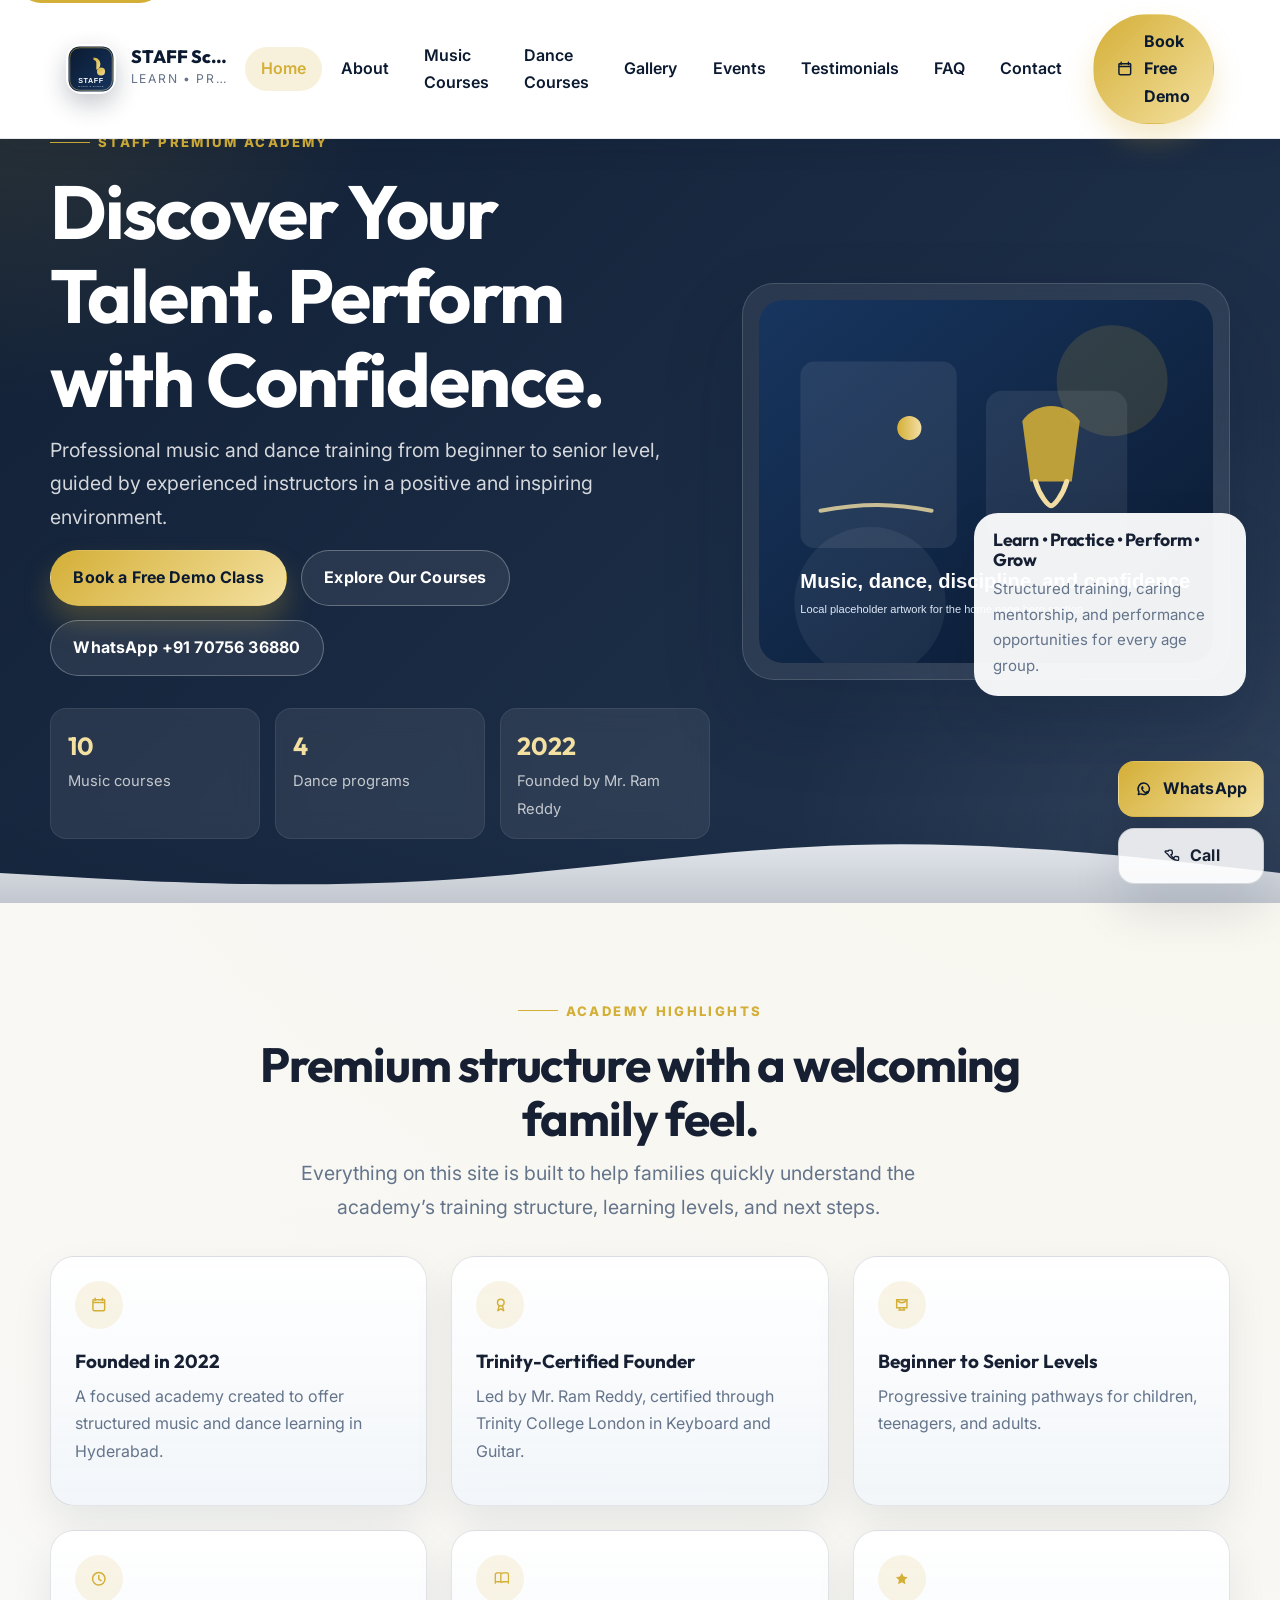
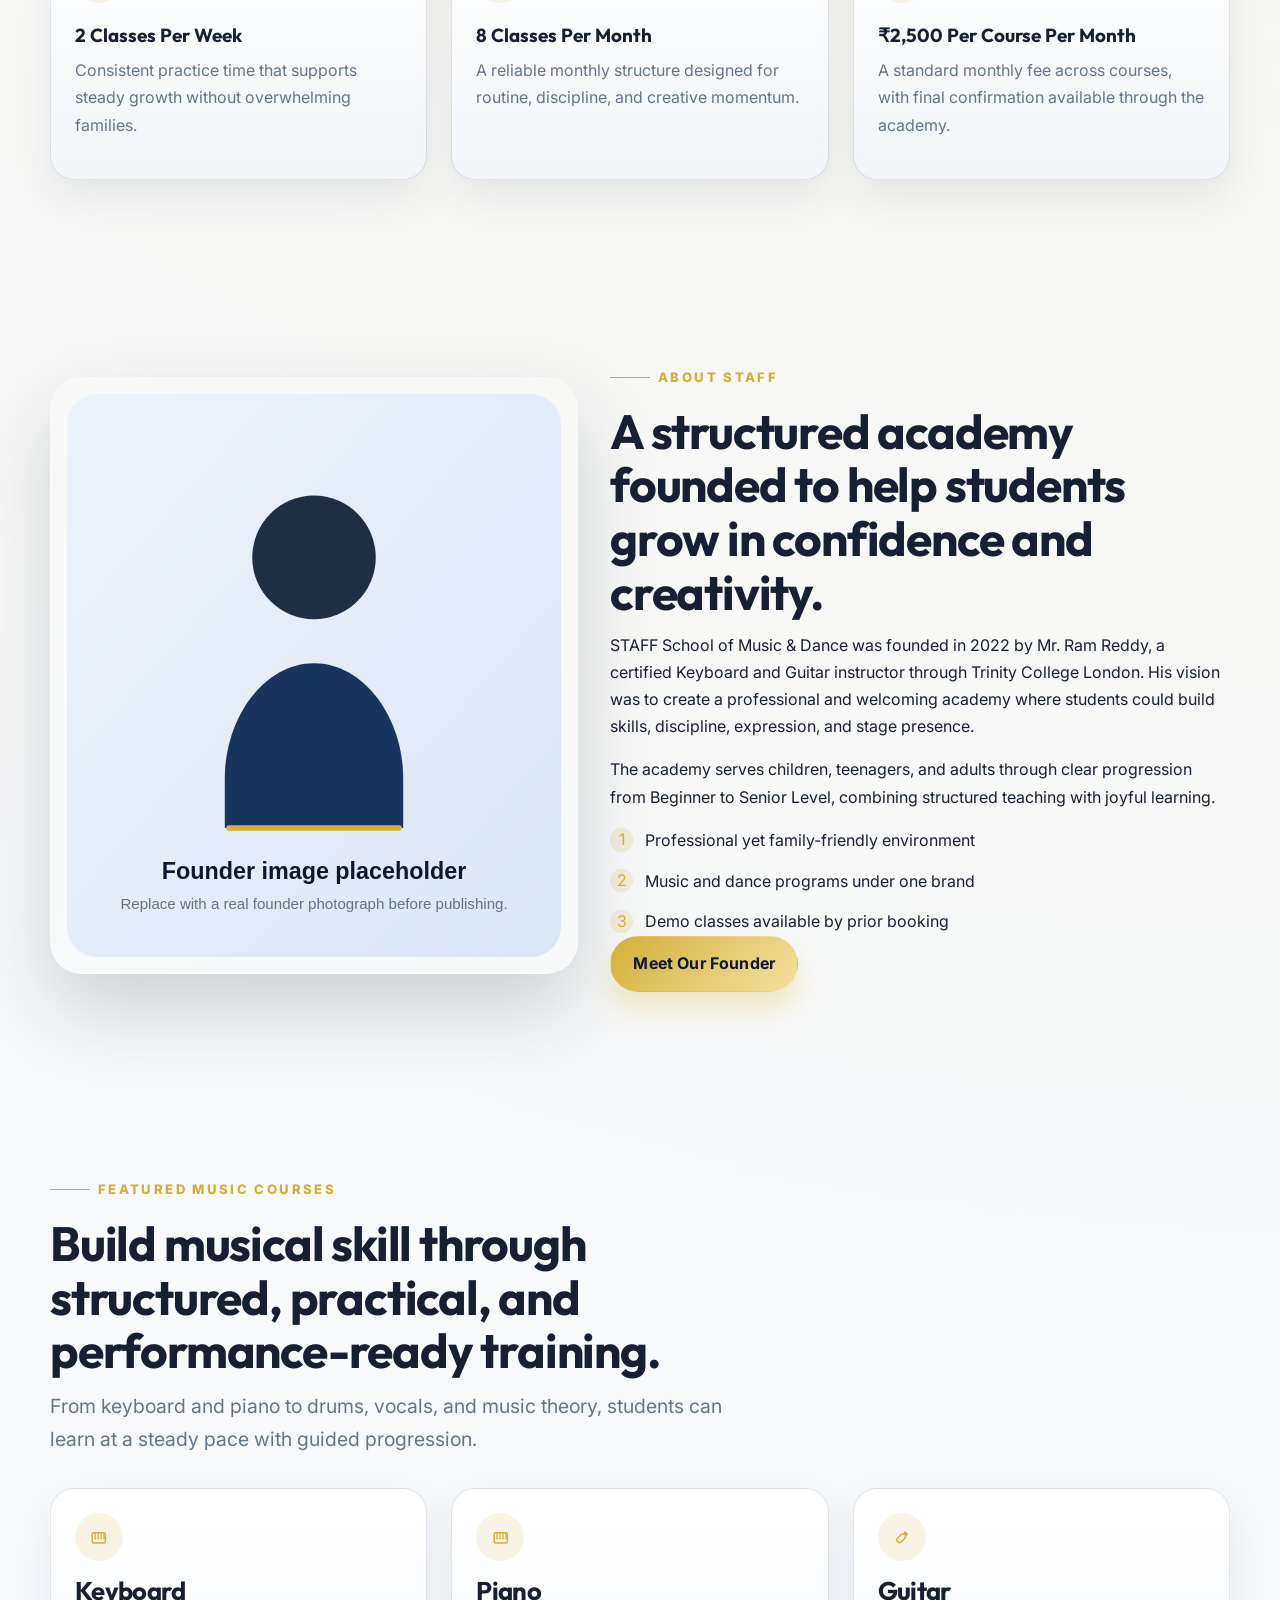
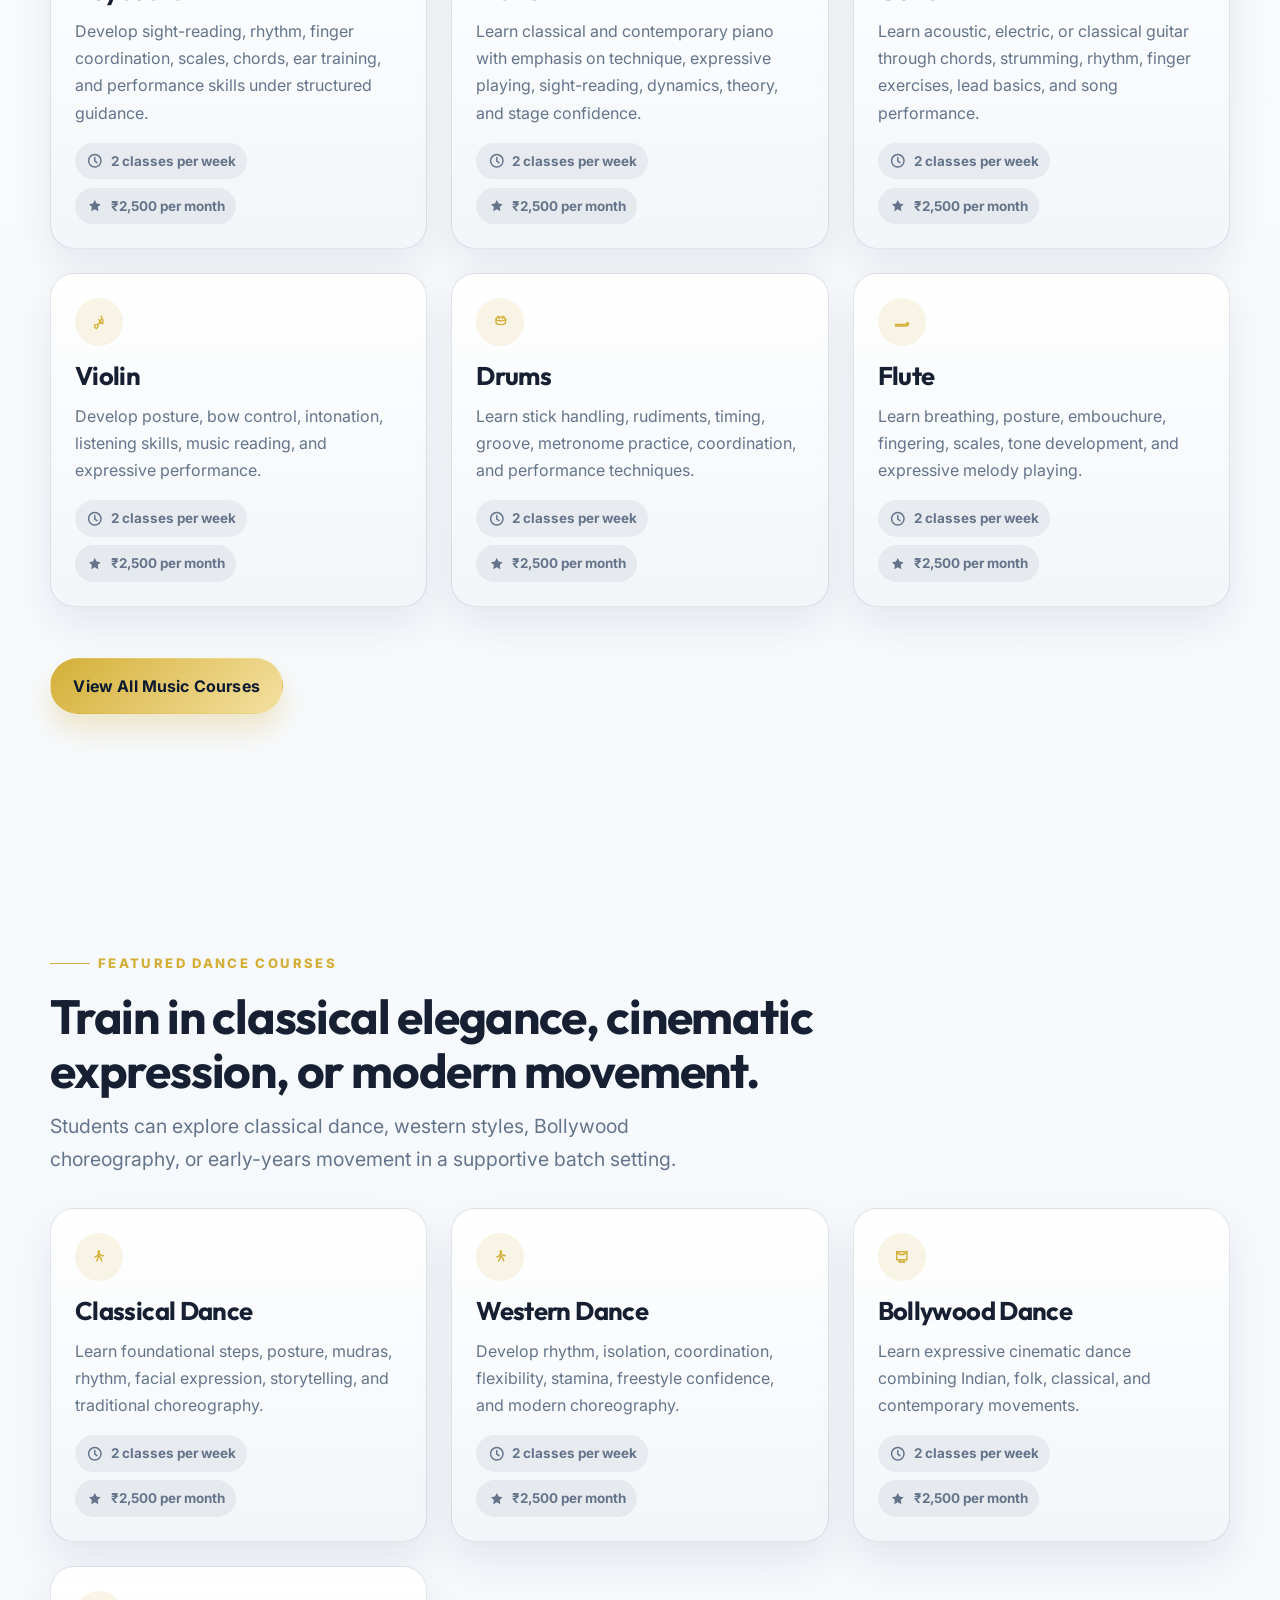
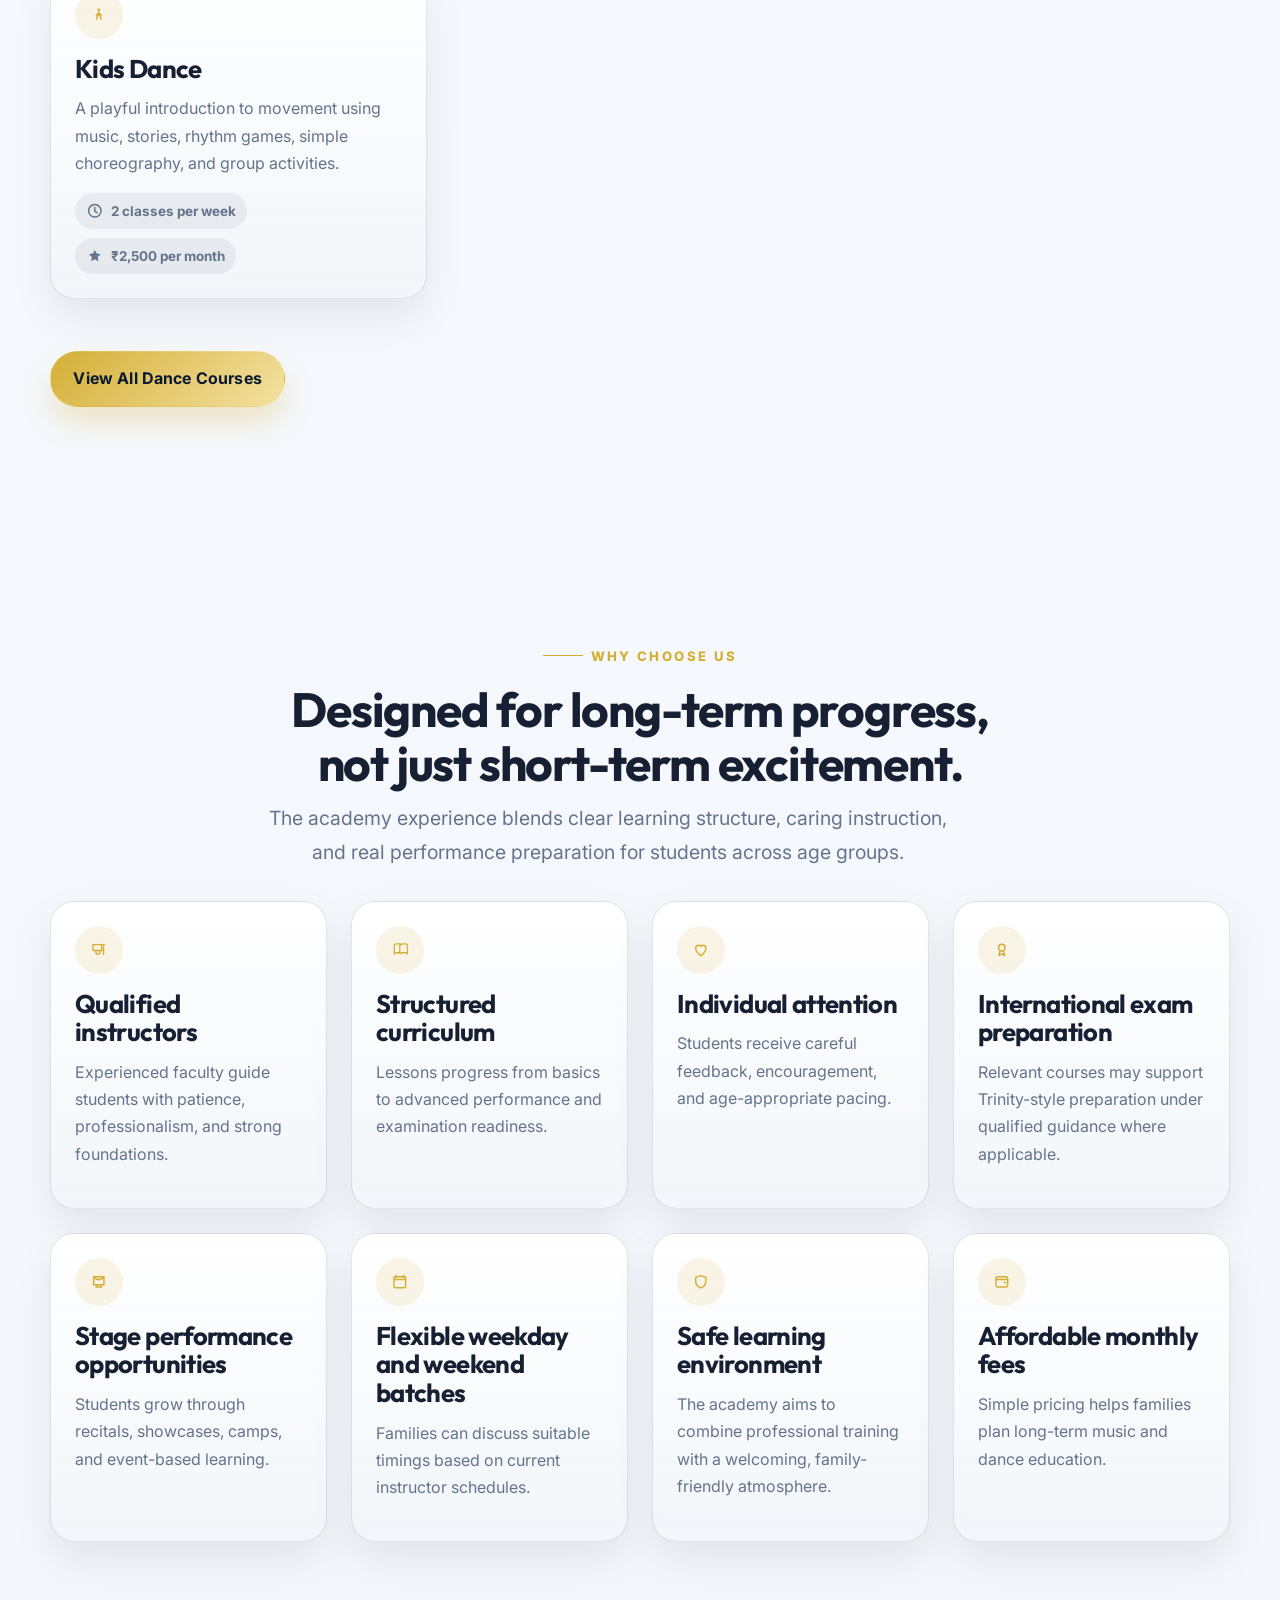
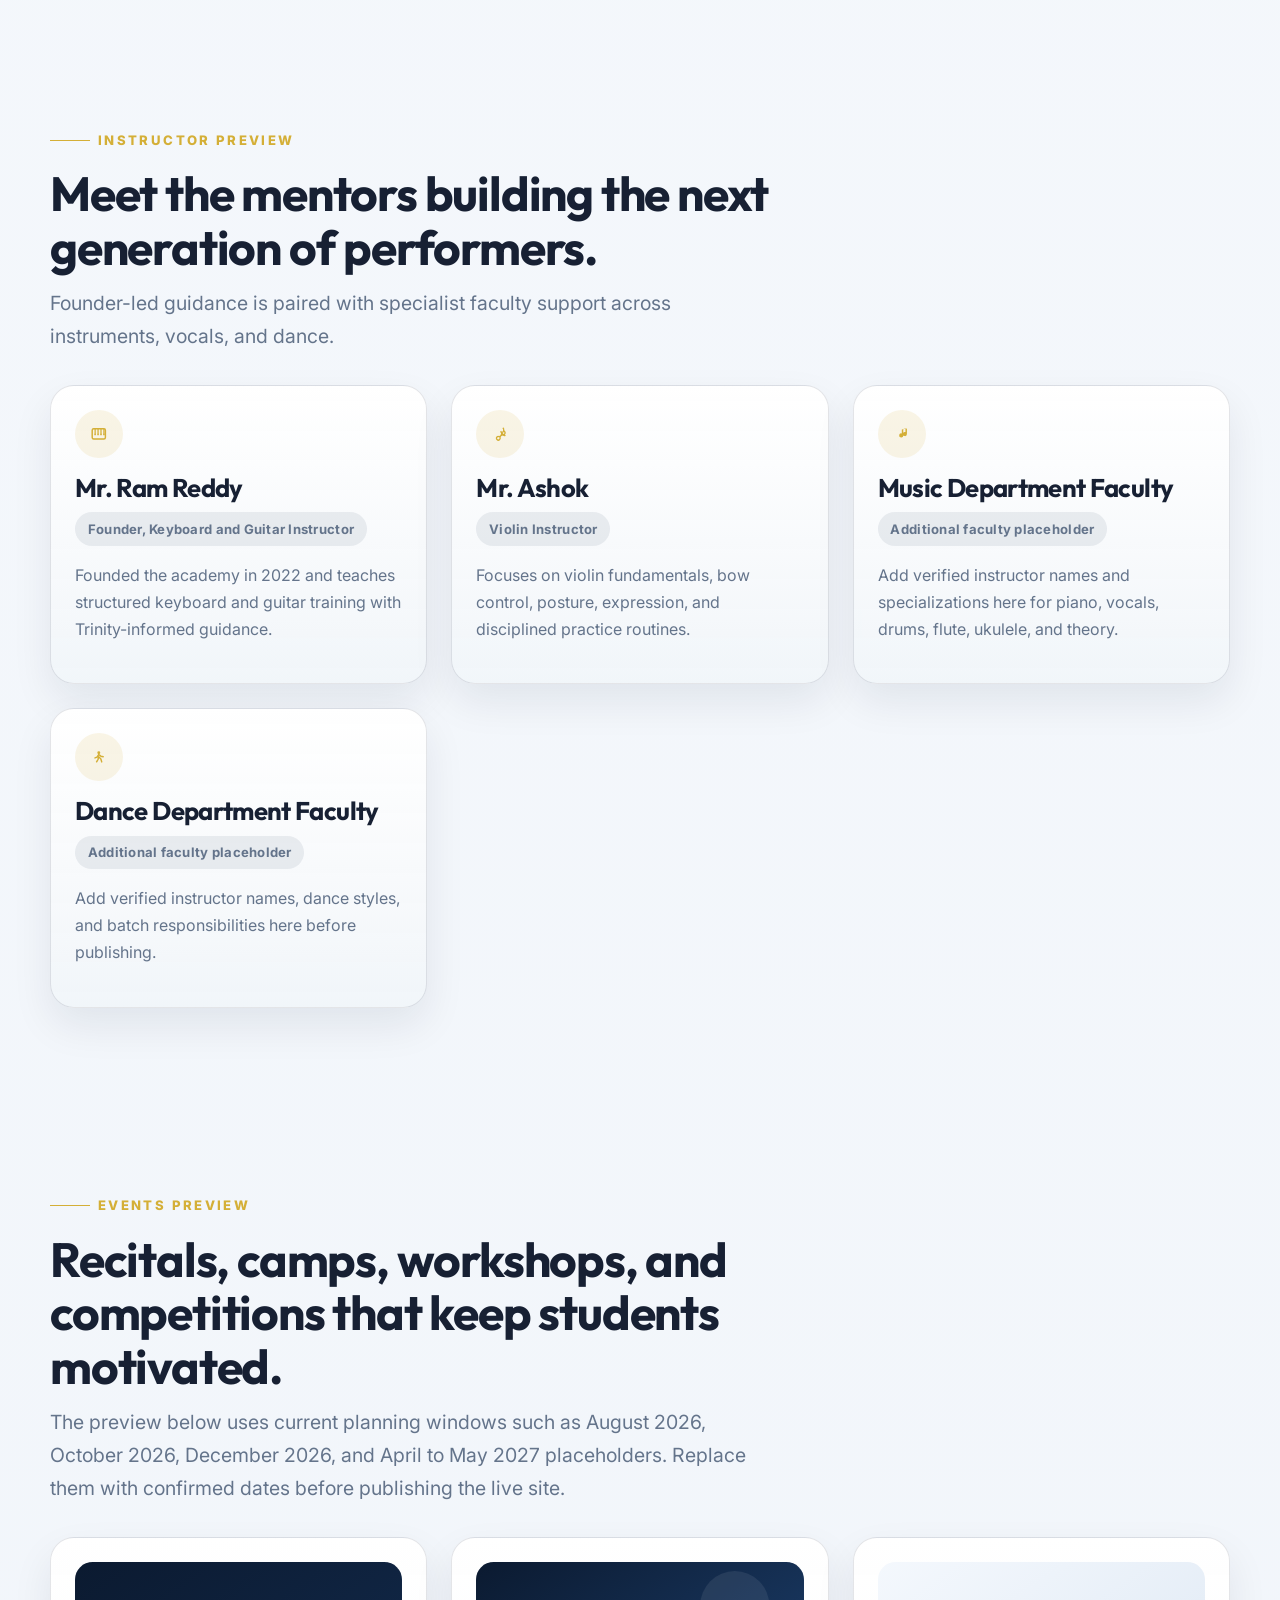
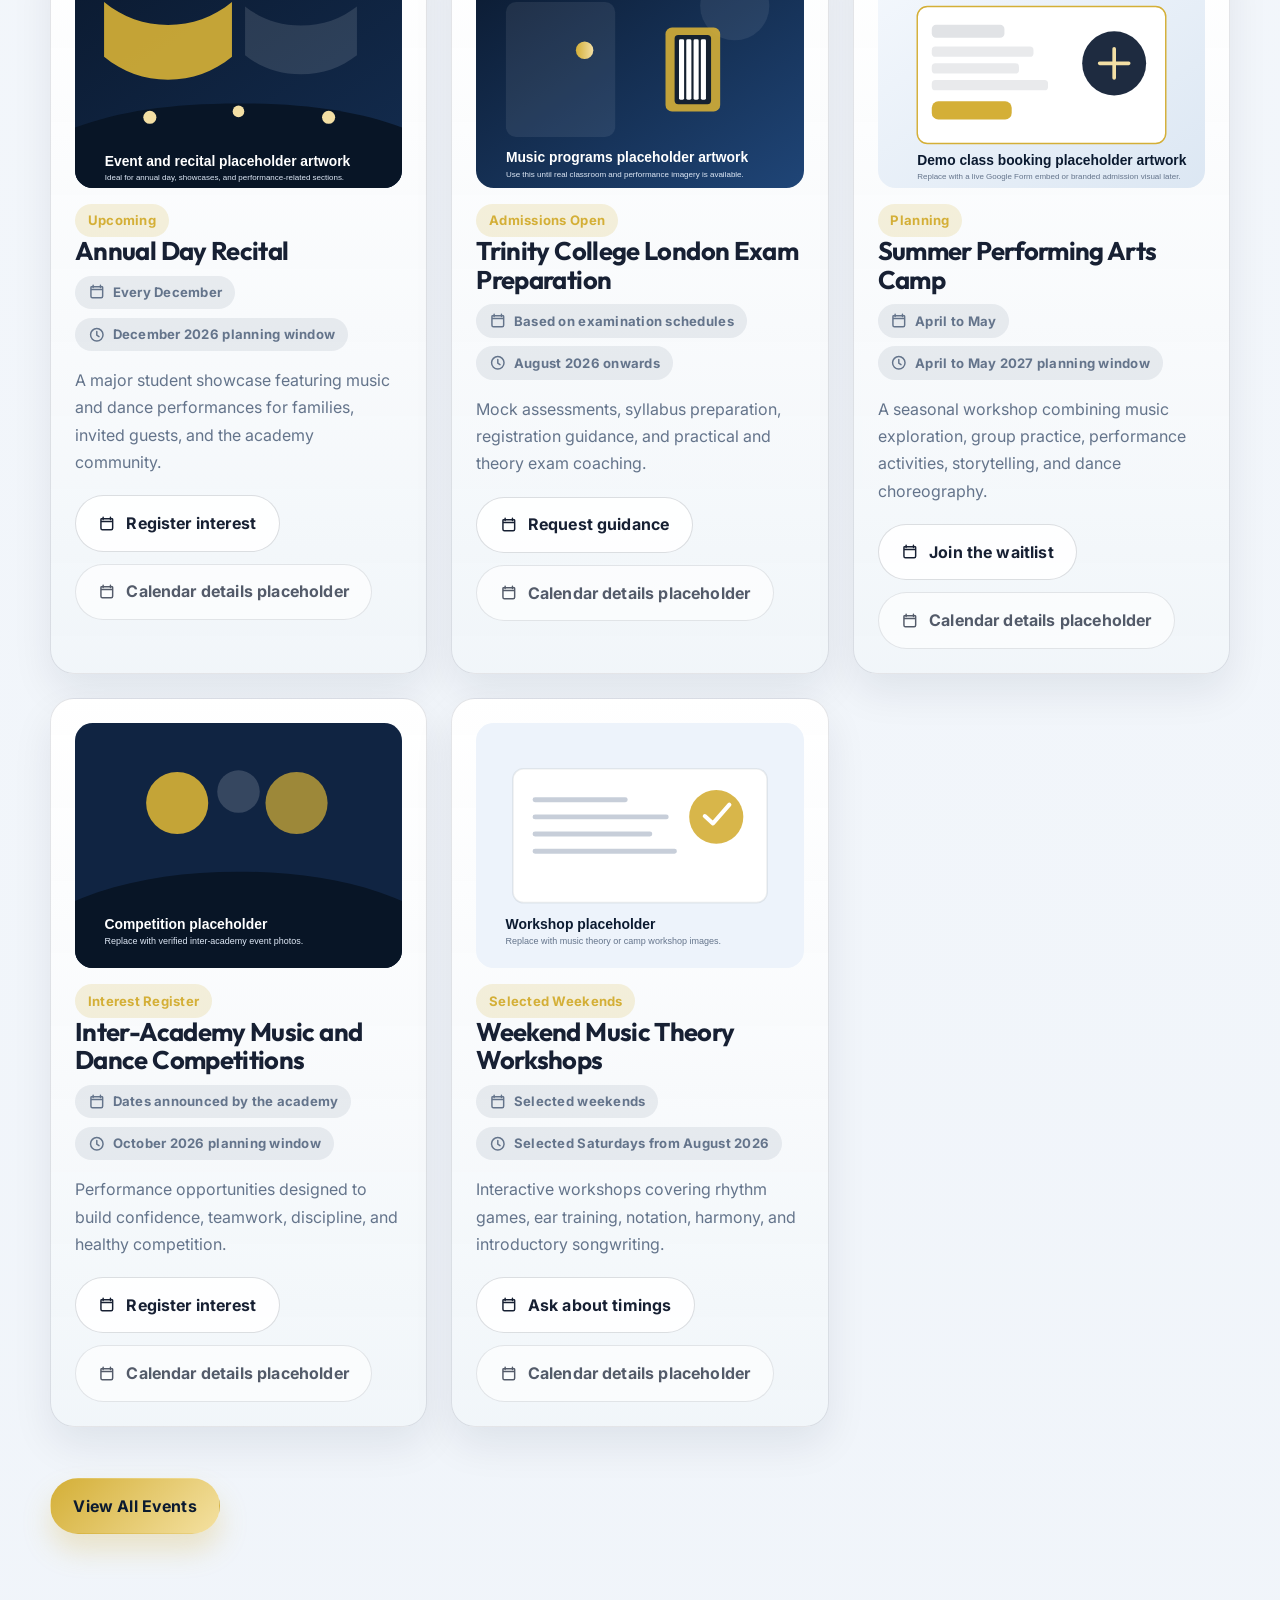
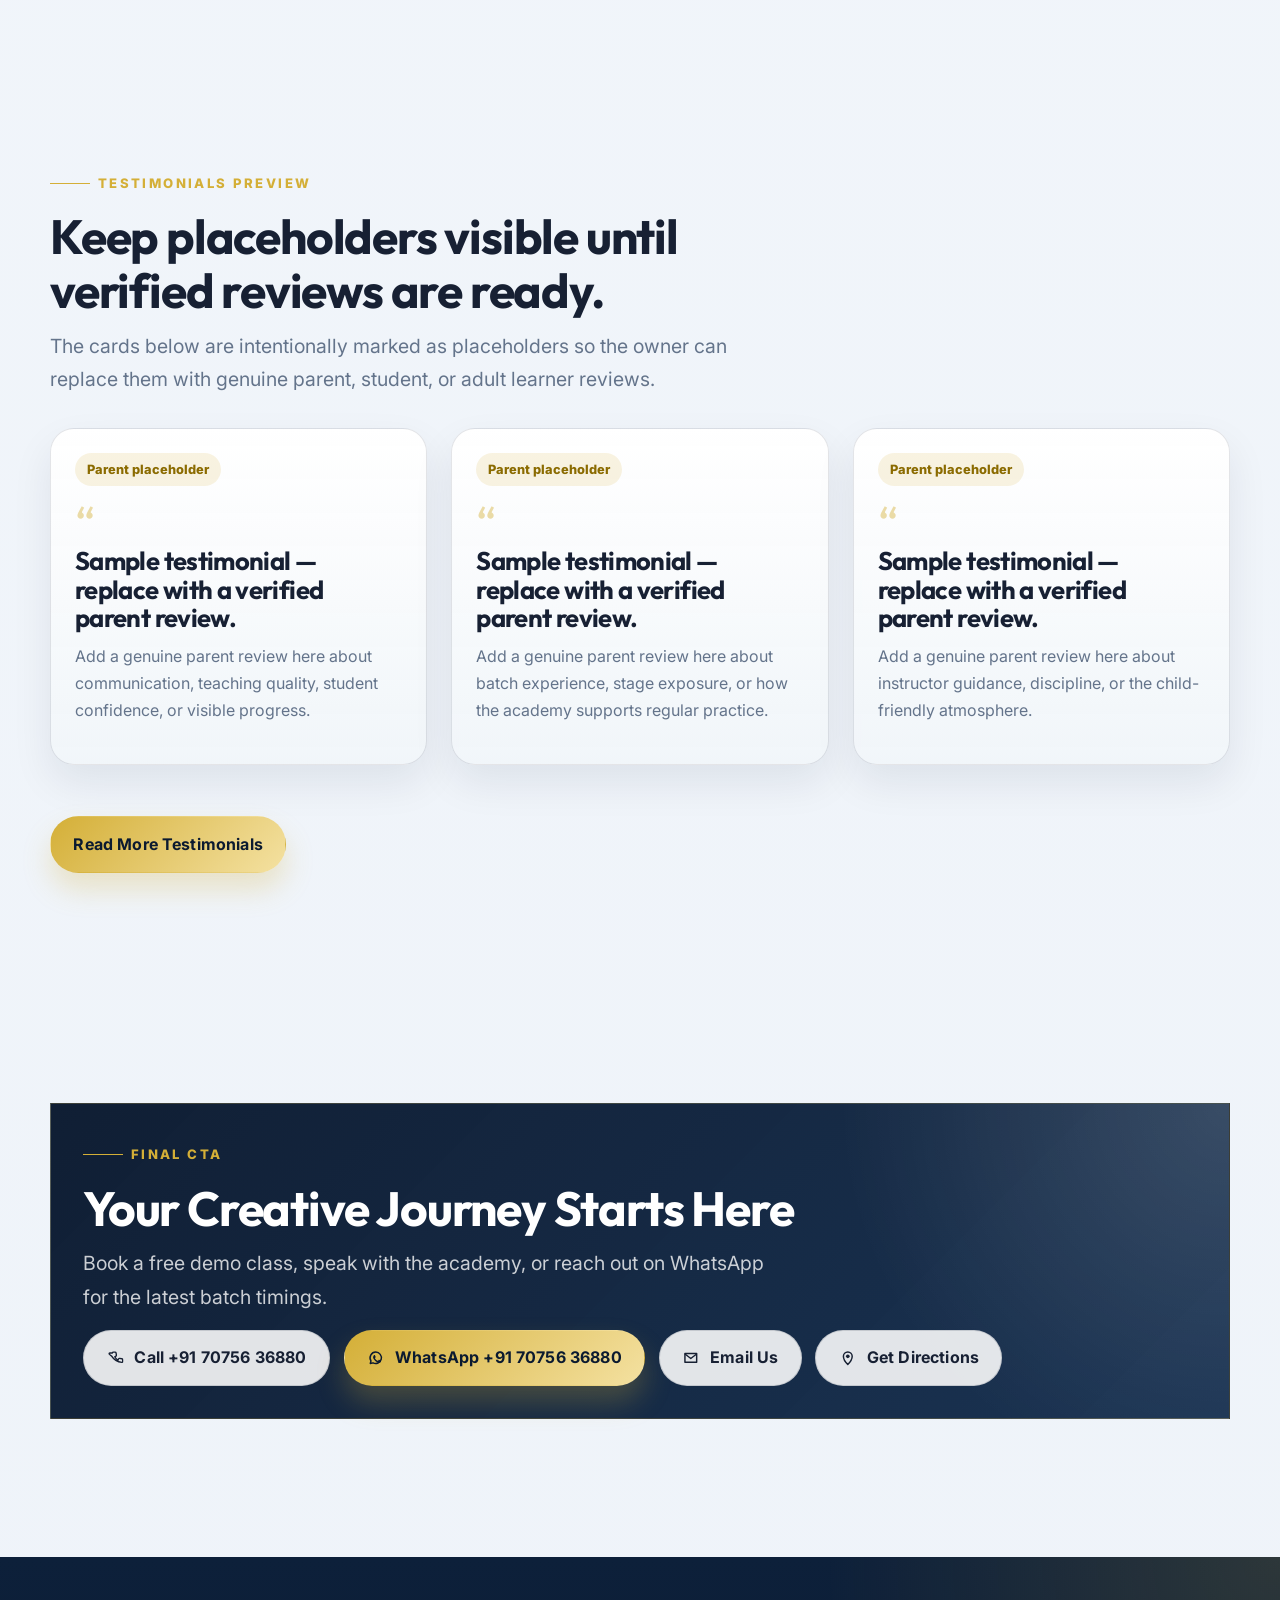
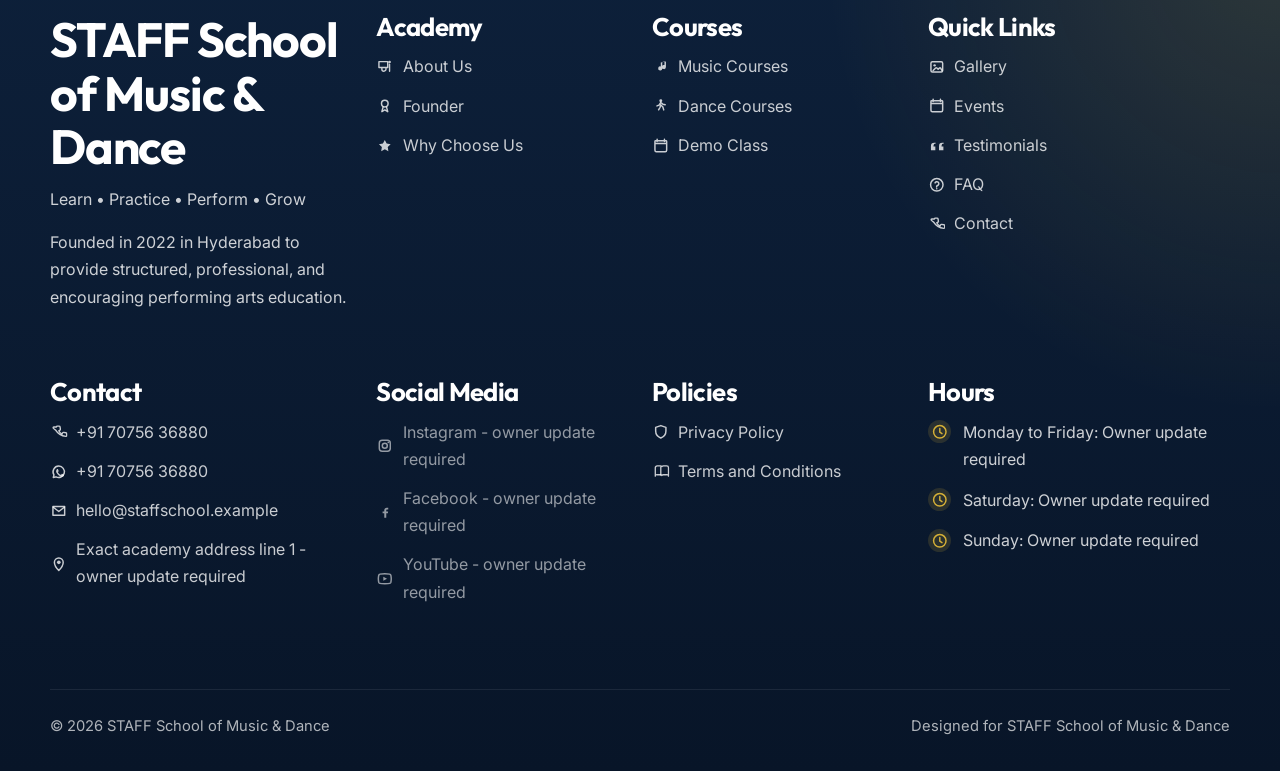
<file: index.html>
<!DOCTYPE html>
<html lang="en">
  <head>
    <meta charset="UTF-8" />
    <meta name="viewport" content="width=device-width, initial-scale=1.0" />
    <title>STAFF School of Music &amp; Dance | Premium Music &amp; Dance Academy in Hyderabad</title>
    <meta
      name="description"
      content="Discover premium music and dance training in Hyderabad for children, teenagers, and adults at STAFF School of Music & Dance."
    />
    <!-- Replace YOUR-GITHUB-USERNAME in canonical and OG URLs before publishing. -->
    <link rel="canonical" href="https://YOUR-GITHUB-USERNAME.github.io/staff-school-website/" />
    <meta property="og:title" content="STAFF School of Music &amp; Dance" />
    <meta
      property="og:description"
      content="Professional music and dance training from beginner to senior level in a welcoming, performance-focused academy."
    />
    <meta property="og:type" content="website" />
    <meta property="og:url" content="https://YOUR-GITHUB-USERNAME.github.io/staff-school-website/" />
    <meta
      property="og:image"
      content="https://YOUR-GITHUB-USERNAME.github.io/staff-school-website/assets/images/og-cover.svg"
    />
    <meta name="twitter:card" content="summary_large_image" />
    <meta name="twitter:title" content="STAFF School of Music &amp; Dance" />
    <meta
      name="twitter:description"
      content="Learn, practice, perform, and grow through structured music and dance education in Hyderabad."
    />
    <meta
      name="twitter:image"
      content="https://YOUR-GITHUB-USERNAME.github.io/staff-school-website/assets/images/og-cover.svg"
    />
    <link rel="preconnect" href="https://fonts.googleapis.com" />
    <link rel="preconnect" href="https://fonts.gstatic.com" crossorigin />
    <link
      href="https://fonts.googleapis.com/css2?family=Inter:wght@400;500;600;700;800&family=Outfit:wght@500;600;700;800&display=swap"
      rel="stylesheet"
    />
    <link rel="stylesheet" href="assets/css/styles.css" />
    <script src="assets/js/config.js" defer></script>
    <script src="assets/js/main.js" defer></script>
  </head>
  <body data-page="home">
    <a class="skip-link" href="#main-content">Skip to content</a>
    <div data-site-header></div>

    <main id="main-content">
      <section class="hero-home">
        <div class="container hero-grid">
          <div class="hero-copy" data-reveal>
            <span class="eyebrow">STAFF Premium Academy</span>
            <h1>Discover Your Talent. Perform with Confidence.</h1>
            <p class="lead">
              Professional music and dance training from beginner to senior level, guided by experienced instructors in
              a positive and inspiring environment.
            </p>
            <div class="button-row">
              <a
                class="button button-primary"
                data-bind-href="forms.demoFormUrl"
                href="demo-class.html"
                target="_blank"
                rel="noreferrer"
                >Book a Free Demo Class</a
              >
              <a class="button button-ghost" href="music-courses.html">Explore Our Courses</a>
              <a class="button button-ghost" data-bind-href="contact.whatsappHref" data-bind-text="contact.whatsappButtonLabel" href="#">WhatsApp +91 70756 36880</a>
            </div>
            <div class="hero-kpis">
              <div class="hero-kpi">
                <strong>10</strong>
                <span>Music courses</span>
              </div>
              <div class="hero-kpi">
                <strong>4</strong>
                <span>Dance programs</span>
              </div>
              <div class="hero-kpi">
                <strong>2022</strong>
                <span>Founded by Mr. Ram Reddy</span>
              </div>
            </div>
          </div>
          <div class="hero-art" data-reveal>
            <div class="image-card">
              <img
                src="assets/images/hero-studio.svg"
                alt="Illustrated placeholder showing a premium music and dance training studio concept"
                width="900"
                height="720"
              />
            </div>
            <aside class="floating-card">
              <h3>Learn • Practice • Perform • Grow</h3>
              <p>Structured training, caring mentorship, and performance opportunities for every age group.</p>
            </aside>
          </div>
        </div>
        <svg class="hero-wave" viewBox="0 0 1440 120" preserveAspectRatio="none" aria-hidden="true">
          <path
            fill="currentColor"
            d="M0,80L80,85.3C160,91,320,101,480,90.7C640,80,800,48,960,42.7C1120,37,1280,59,1360,69.3L1440,80L1440,120L1360,120C1280,120,1120,120,960,120C800,120,640,120,480,120C320,120,160,120,80,120L0,120Z"
          ></path>
        </svg>
      </section>

      <section class="section">
        <div class="container">
          <div class="section-head is-centered" data-reveal>
            <span class="eyebrow">Academy Highlights</span>
            <h2>Premium structure with a welcoming family feel.</h2>
            <p class="lead">
              Everything on this site is built to help families quickly understand the academy’s training structure,
              learning levels, and next steps.
            </p>
          </div>
          <div data-render="home-highlights"></div>
        </div>
      </section>

      <section class="section">
        <div class="container split-layout">
          <div class="image-card" data-reveal>
            <img
              src="assets/images/founder-placeholder.svg"
              alt="Illustrated placeholder portrait for the academy founder"
              width="720"
              height="820"
            />
          </div>
          <div data-reveal>
            <span class="eyebrow">About STAFF</span>
            <h2>A structured academy founded to help students grow in confidence and creativity.</h2>
            <p>
              STAFF School of Music &amp; Dance was founded in 2022 by Mr. Ram Reddy, a certified Keyboard and Guitar
              instructor through Trinity College London. His vision was to create a professional and welcoming academy
              where students could build skills, discipline, expression, and stage presence.
            </p>
            <p>
              The academy serves children, teenagers, and adults through clear progression from Beginner to Senior
              Level, combining structured teaching with joyful learning.
            </p>
            <ul class="check-list">
              <li><span class="list-bullet">1</span><span>Professional yet family-friendly environment</span></li>
              <li><span class="list-bullet">2</span><span>Music and dance programs under one brand</span></li>
              <li><span class="list-bullet">3</span><span>Demo classes available by prior booking</span></li>
            </ul>
            <div class="button-row">
              <a class="button button-primary" href="about.html">Meet Our Founder</a>
            </div>
          </div>
        </div>
      </section>

      <section class="section">
        <div class="container">
          <div class="section-head" data-reveal>
            <span class="eyebrow">Featured Music Courses</span>
            <h2>Build musical skill through structured, practical, and performance-ready training.</h2>
            <p class="lead">
              From keyboard and piano to drums, vocals, and music theory, students can learn at a steady pace with
              guided progression.
            </p>
          </div>
          <div data-render="featured-courses" data-course-type="music" data-limit="6"></div>
          <div class="section-sm">
            <a class="button button-primary" href="music-courses.html">View All Music Courses</a>
          </div>
        </div>
      </section>

      <section class="section">
        <div class="container">
          <div class="section-head" data-reveal>
            <span class="eyebrow">Featured Dance Courses</span>
            <h2>Train in classical elegance, cinematic expression, or modern movement.</h2>
            <p class="lead">
              Students can explore classical dance, western styles, Bollywood choreography, or early-years movement in
              a supportive batch setting.
            </p>
          </div>
          <div data-render="featured-courses" data-course-type="dance" data-limit="4"></div>
          <div class="section-sm">
            <a class="button button-primary" href="dance-courses.html">View All Dance Courses</a>
          </div>
        </div>
      </section>

      <section class="section" id="why-choose-us">
        <div class="container">
          <div class="section-head is-centered" data-reveal>
            <span class="eyebrow">Why Choose Us</span>
            <h2>Designed for long-term progress, not just short-term excitement.</h2>
            <p class="lead">
              The academy experience blends clear learning structure, caring instruction, and real performance
              preparation for students across age groups.
            </p>
          </div>
          <div data-render="why-choose-us"></div>
        </div>
      </section>

      <section class="section">
        <div class="container">
          <div class="section-head" data-reveal>
            <span class="eyebrow">Instructor Preview</span>
            <h2>Meet the mentors building the next generation of performers.</h2>
            <p class="lead">
              Founder-led guidance is paired with specialist faculty support across instruments, vocals, and dance.
            </p>
          </div>
          <div data-render="instructors" data-limit="4"></div>
        </div>
      </section>

      <section class="section">
        <div class="container">
          <div class="section-head" data-reveal>
            <span class="eyebrow">Events Preview</span>
            <h2>Recitals, camps, workshops, and competitions that keep students motivated.</h2>
            <p class="lead">
              The preview below uses current planning windows such as August 2026, October 2026, December 2026, and
              April to May 2027 placeholders. Replace them with confirmed dates before publishing the live site.
            </p>
          </div>
          <div data-render="events-grid" data-preview="true" data-limit="5"></div>
          <div class="section-sm">
            <a class="button button-primary" href="events.html">View All Events</a>
          </div>
        </div>
      </section>

      <section class="section">
        <div class="container">
          <div class="section-head" data-reveal>
            <span class="eyebrow">Testimonials Preview</span>
            <h2>Keep placeholders visible until verified reviews are ready.</h2>
            <p class="lead">
              The cards below are intentionally marked as placeholders so the owner can replace them with genuine
              parent, student, or adult learner reviews.
            </p>
          </div>
          <div data-render="testimonials" data-group="parent" data-limit="3"></div>
          <div class="section-sm">
            <a class="button button-primary" href="testimonials.html">Read More Testimonials</a>
          </div>
        </div>
      </section>

      <section class="section">
        <div class="container">
          <div class="panel-accent cta-band" data-reveal>
            <span class="eyebrow">Final CTA</span>
            <h2>Your Creative Journey Starts Here</h2>
            <p class="lead">
              Book a free demo class, speak with the academy, or reach out on WhatsApp for the latest batch timings.
            </p>
            <div data-render="contact-actions"></div>
          </div>
        </div>
      </section>
    </main>

    <div data-site-footer></div>
    <div data-floating-actions></div>
  </body>
</html>
</file>
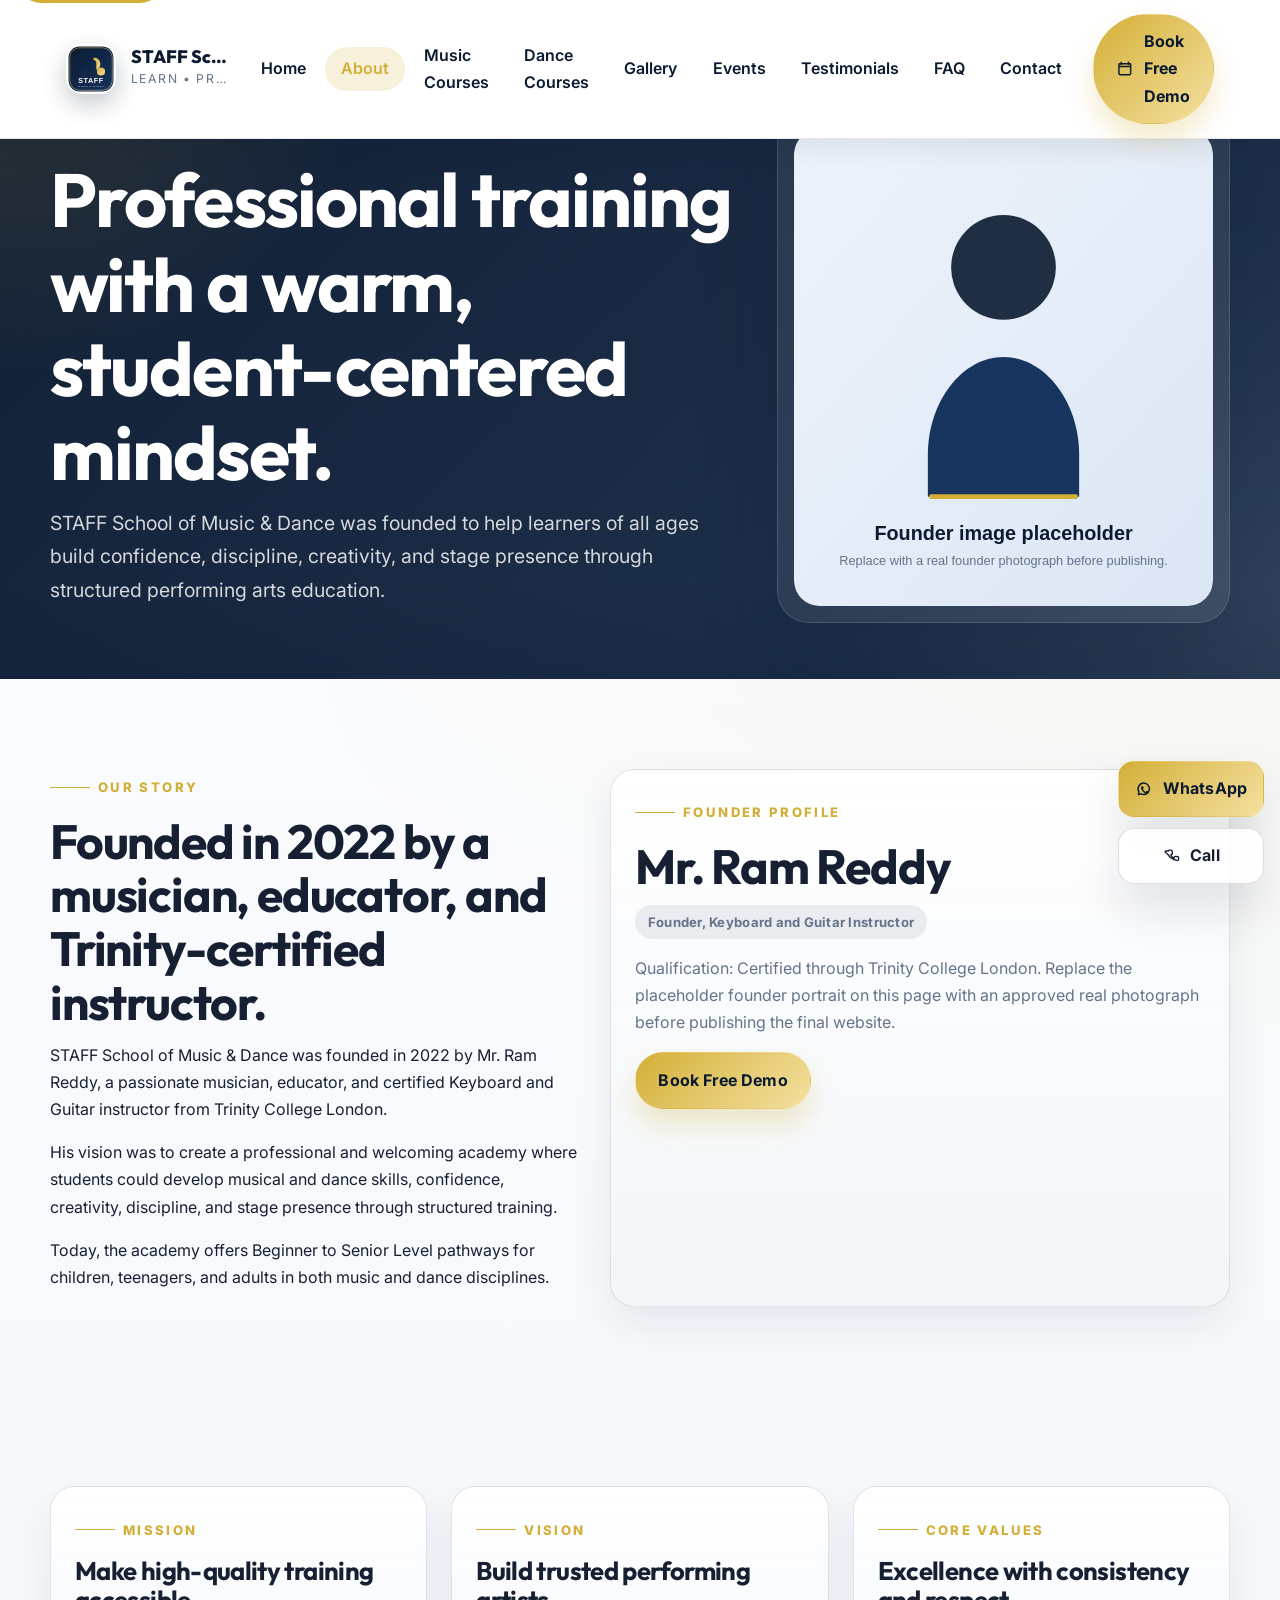
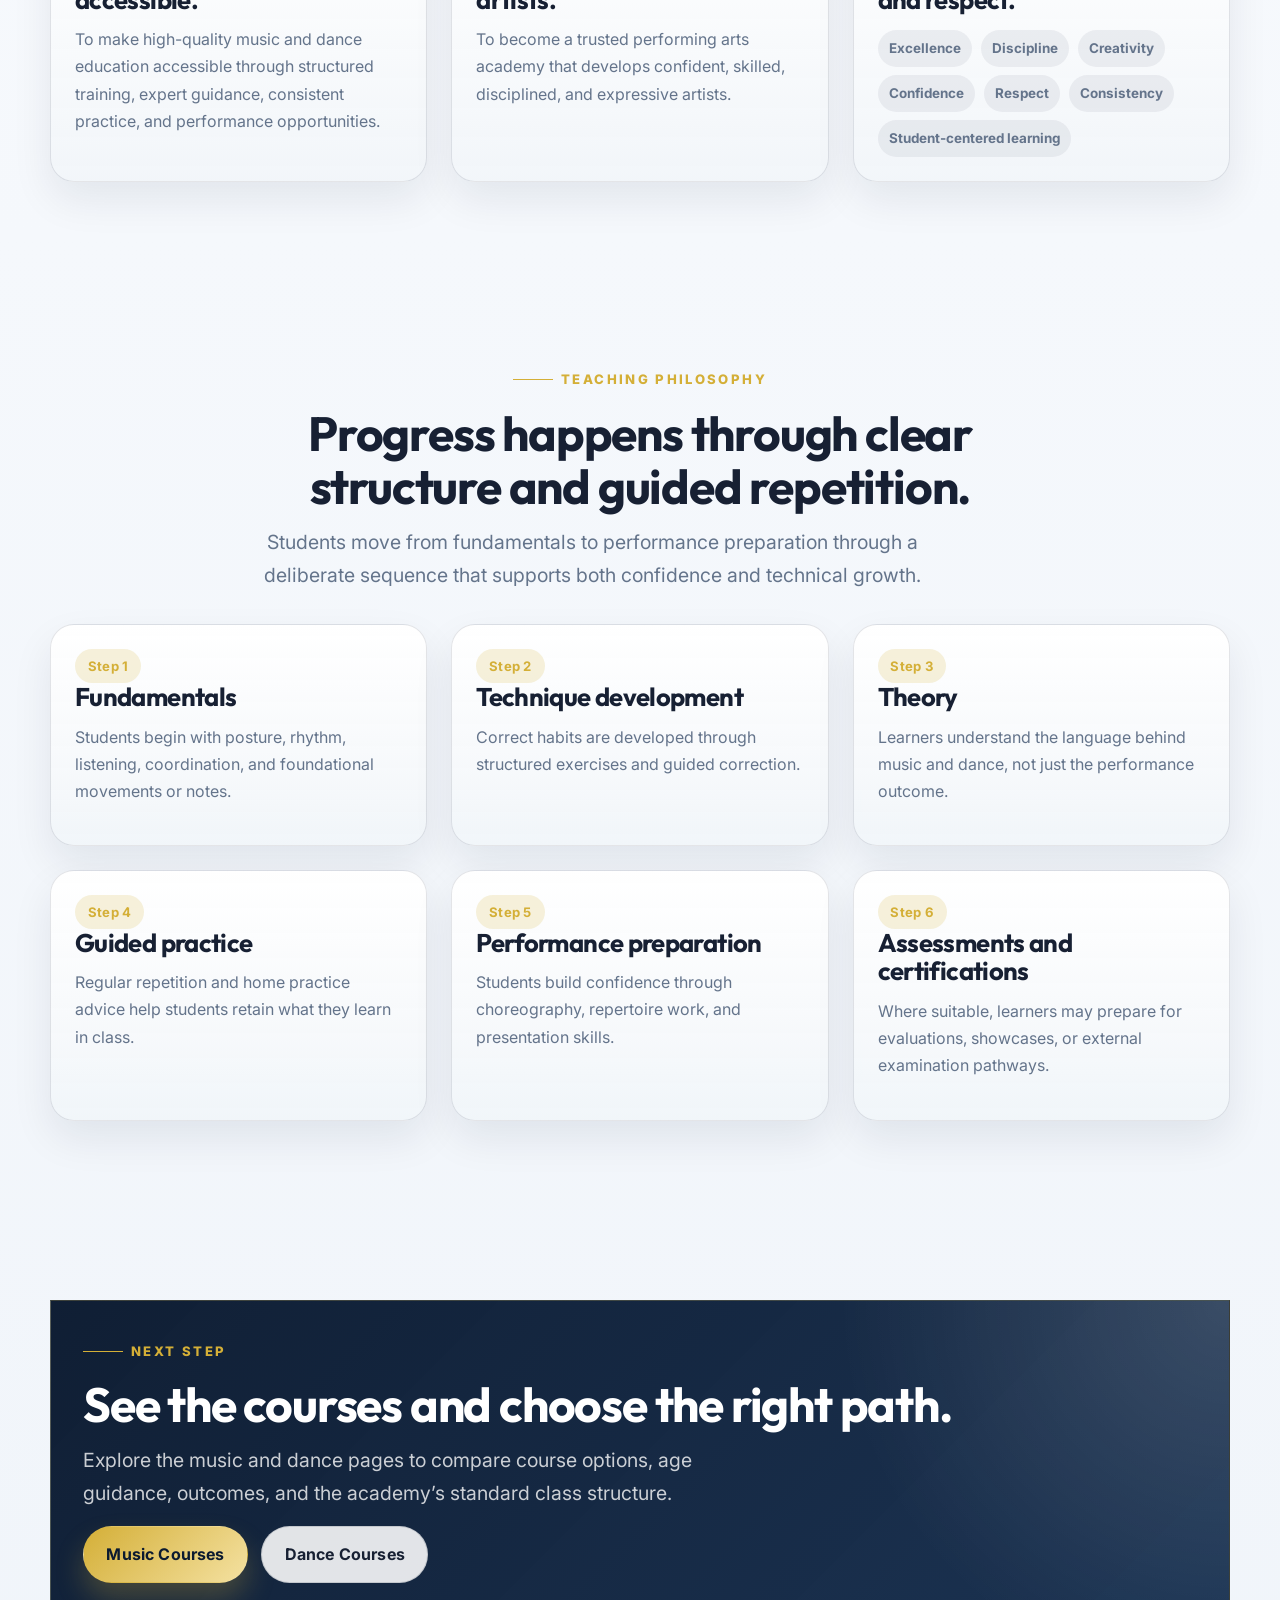
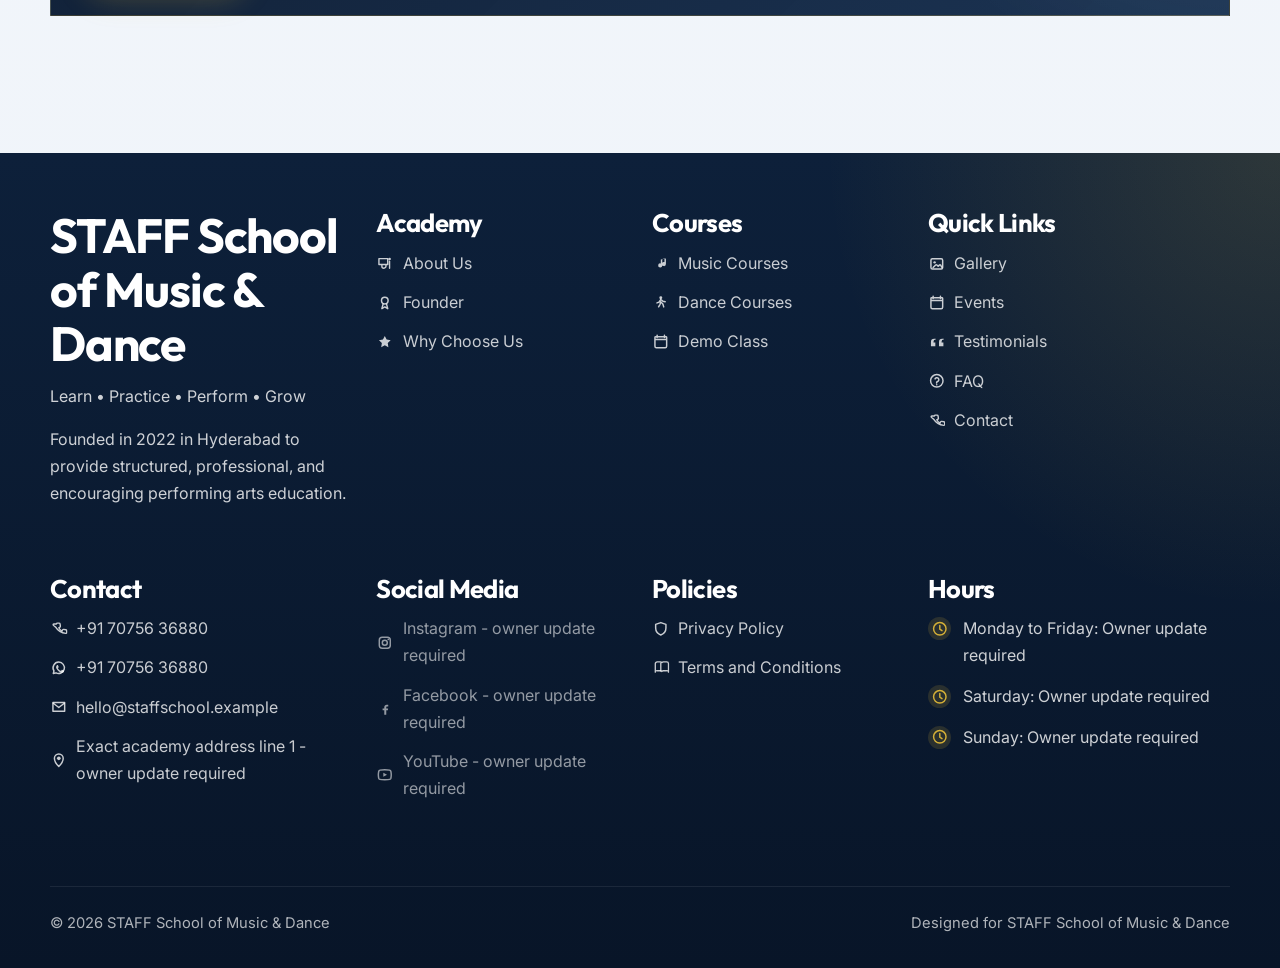
<file: about.html>
<!DOCTYPE html>
<html lang="en">
  <head>
    <meta charset="UTF-8" />
    <meta name="viewport" content="width=device-width, initial-scale=1.0" />
    <title>About STAFF School of Music &amp; Dance | Founder, Mission &amp; Teaching Approach</title>
    <meta
      name="description"
      content="Learn about the story, founder, mission, values, and teaching philosophy behind STAFF School of Music & Dance in Hyderabad."
    />
    <!-- Replace YOUR-GITHUB-USERNAME in canonical and OG URLs before publishing. -->
    <link rel="canonical" href="https://YOUR-GITHUB-USERNAME.github.io/staff-school-website/about.html" />
    <meta property="og:title" content="About STAFF School of Music &amp; Dance" />
    <meta
      property="og:description"
      content="Discover the founder story, academy mission, and teaching philosophy behind STAFF School of Music & Dance."
    />
    <meta property="og:type" content="website" />
    <meta property="og:url" content="https://YOUR-GITHUB-USERNAME.github.io/staff-school-website/about.html" />
    <meta
      property="og:image"
      content="https://YOUR-GITHUB-USERNAME.github.io/staff-school-website/assets/images/og-cover.svg"
    />
    <meta name="twitter:card" content="summary_large_image" />
    <meta name="twitter:title" content="About STAFF School of Music &amp; Dance" />
    <meta
      name="twitter:description"
      content="A professional, welcoming music and dance academy founded in Hyderabad in 2022 by Mr. Ram Reddy."
    />
    <meta
      name="twitter:image"
      content="https://YOUR-GITHUB-USERNAME.github.io/staff-school-website/assets/images/og-cover.svg"
    />
    <link rel="preconnect" href="https://fonts.googleapis.com" />
    <link rel="preconnect" href="https://fonts.gstatic.com" crossorigin />
    <link
      href="https://fonts.googleapis.com/css2?family=Inter:wght@400;500;600;700;800&family=Outfit:wght@500;600;700;800&display=swap"
      rel="stylesheet"
    />
    <link rel="stylesheet" href="assets/css/styles.css" />
    <script src="assets/js/config.js" defer></script>
    <script src="assets/js/main.js" defer></script>
  </head>
  <body class="page-inner" data-page="about">
    <a class="skip-link" href="#main-content">Skip to content</a>
    <div data-site-header></div>

    <main id="main-content">
      <section class="page-hero">
        <div class="container hero-grid hero-grid--compact">
          <div data-reveal>
            <span class="eyebrow">About Us</span>
            <h1>Professional training with a warm, student-centered mindset.</h1>
            <p class="lead">
              STAFF School of Music &amp; Dance was founded to help learners of all ages build confidence, discipline,
              creativity, and stage presence through structured performing arts education.
            </p>
          </div>
          <div class="image-card" data-reveal>
            <img
              src="assets/images/founder-placeholder.svg"
              alt="Illustrated placeholder portrait for the academy founder"
              width="720"
              height="820"
            />
          </div>
        </div>
      </section>

      <section class="section">
        <div class="container split-layout">
          <div data-reveal>
            <span class="eyebrow">Our Story</span>
            <h2>Founded in 2022 by a musician, educator, and Trinity-certified instructor.</h2>
            <p>
              STAFF School of Music &amp; Dance was founded in 2022 by Mr. Ram Reddy, a passionate musician, educator,
              and certified Keyboard and Guitar instructor from Trinity College London.
            </p>
            <p>
              His vision was to create a professional and welcoming academy where students could develop musical and
              dance skills, confidence, creativity, discipline, and stage presence through structured training.
            </p>
            <p>
              Today, the academy offers Beginner to Senior Level pathways for children, teenagers, and adults in both
              music and dance disciplines.
            </p>
          </div>
          <div class="panel contact-card" id="founder-profile" data-reveal>
            <span class="eyebrow">Founder Profile</span>
            <h2>Mr. Ram Reddy</h2>
            <p class="pill pill-muted">Founder, Keyboard and Guitar Instructor</p>
            <p>
              Qualification: Certified through Trinity College London. Replace the placeholder founder portrait on this
              page with an approved real photograph before publishing the final website.
            </p>
            <div class="button-row">
              <a
                class="button button-primary"
                data-bind-href="forms.demoFormUrl"
                href="demo-class.html"
                target="_blank"
                rel="noreferrer"
                >Book Free Demo</a
              >
            </div>
          </div>
        </div>
      </section>

      <section class="section">
        <div class="container">
          <div class="grid grid-3">
            <article class="panel value-card" data-reveal>
              <span class="eyebrow">Mission</span>
              <h3>Make high-quality training accessible.</h3>
              <p>
                To make high-quality music and dance education accessible through structured training, expert guidance,
                consistent practice, and performance opportunities.
              </p>
            </article>
            <article class="panel value-card" data-reveal>
              <span class="eyebrow">Vision</span>
              <h3>Build trusted performing artists.</h3>
              <p>
                To become a trusted performing arts academy that develops confident, skilled, disciplined, and
                expressive artists.
              </p>
            </article>
            <article class="panel value-card" data-reveal>
              <span class="eyebrow">Core Values</span>
              <h3>Excellence with consistency and respect.</h3>
              <div class="tag-row">
                <span class="tag">Excellence</span>
                <span class="tag">Discipline</span>
                <span class="tag">Creativity</span>
                <span class="tag">Confidence</span>
                <span class="tag">Respect</span>
                <span class="tag">Consistency</span>
                <span class="tag">Student-centered learning</span>
              </div>
            </article>
          </div>
        </div>
      </section>

      <section class="section">
        <div class="container">
          <div class="section-head is-centered" data-reveal>
            <span class="eyebrow">Teaching Philosophy</span>
            <h2>Progress happens through clear structure and guided repetition.</h2>
            <p class="lead">
              Students move from fundamentals to performance preparation through a deliberate sequence that supports
              both confidence and technical growth.
            </p>
          </div>
          <div data-render="teaching-philosophy"></div>
        </div>
      </section>

      <section class="section">
        <div class="container panel-accent cta-band" data-reveal>
          <span class="eyebrow">Next Step</span>
          <h2>See the courses and choose the right path.</h2>
          <p class="lead">
            Explore the music and dance pages to compare course options, age guidance, outcomes, and the academy’s
            standard class structure.
          </p>
          <div class="button-row">
            <a class="button button-primary" href="music-courses.html">Music Courses</a>
            <a class="button button-secondary" href="dance-courses.html">Dance Courses</a>
          </div>
        </div>
      </section>
    </main>

    <div data-site-footer></div>
    <div data-floating-actions></div>
  </body>
</html>
</file>
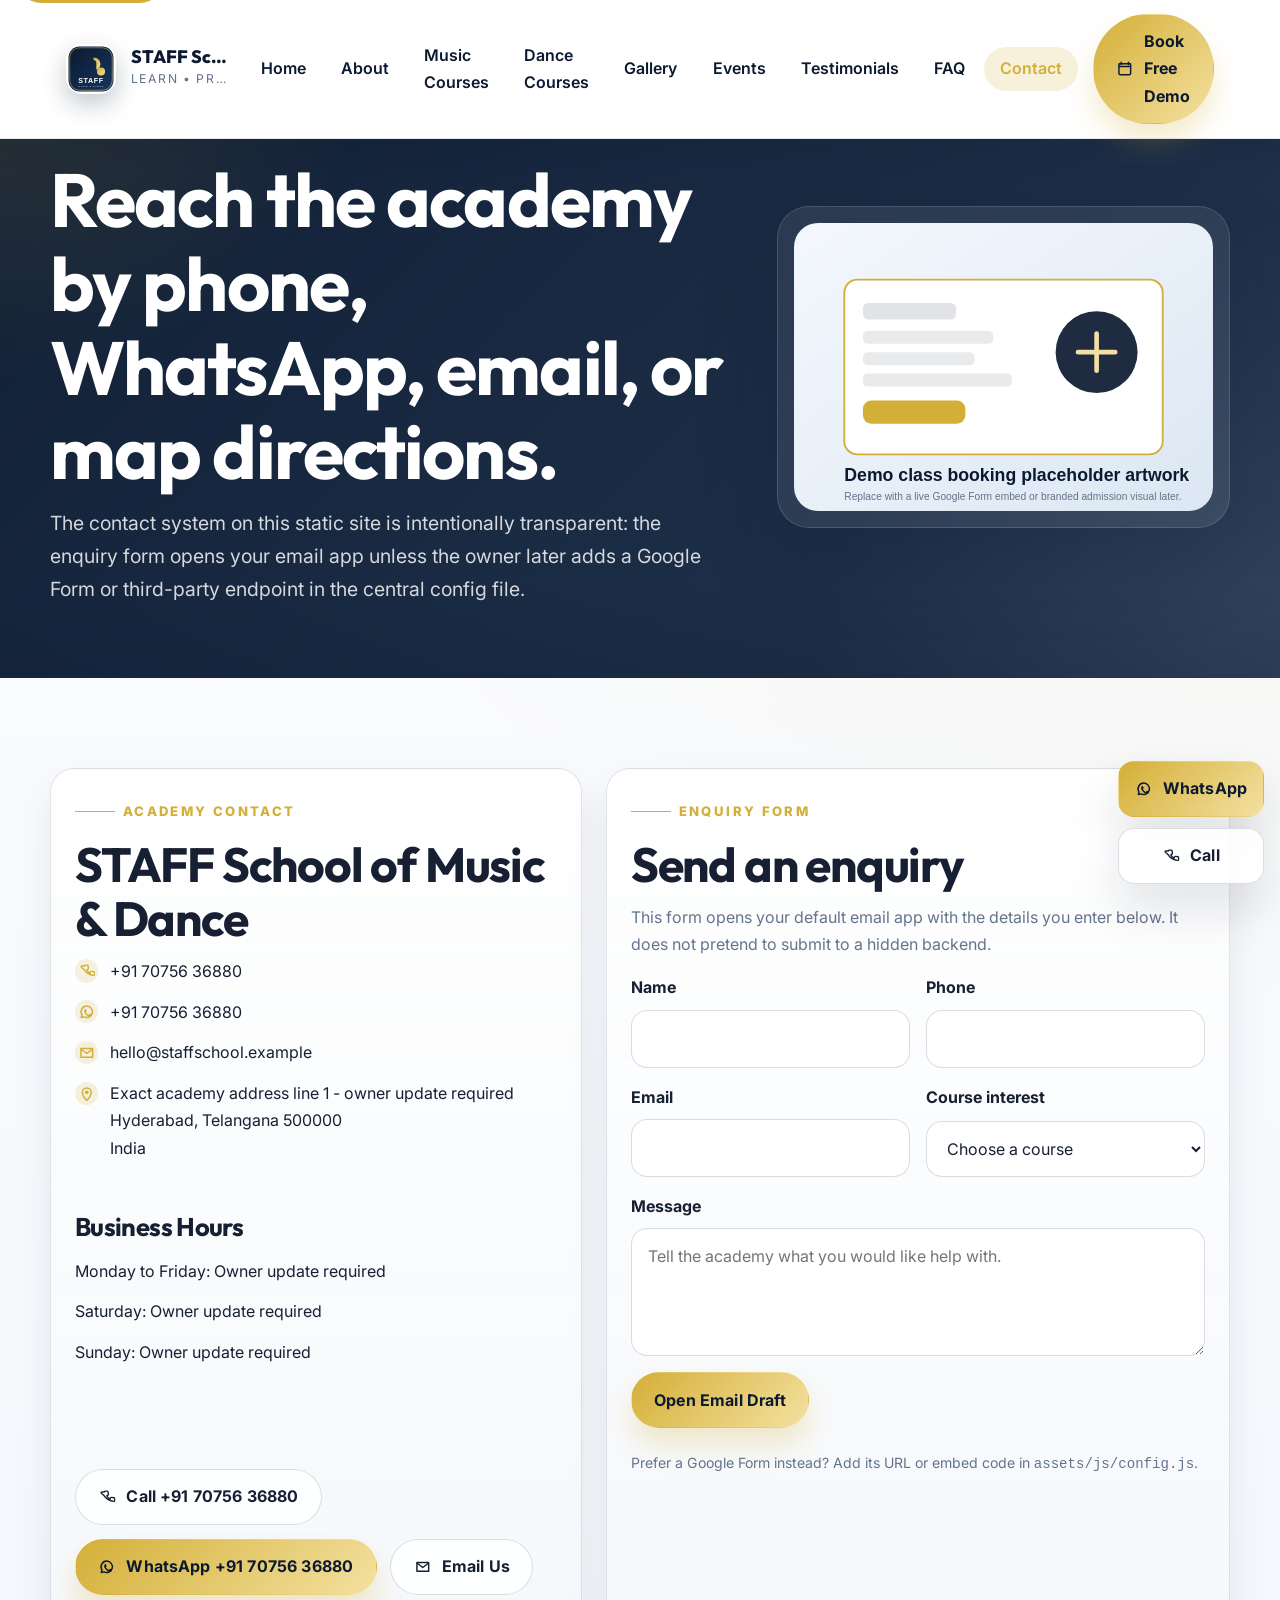
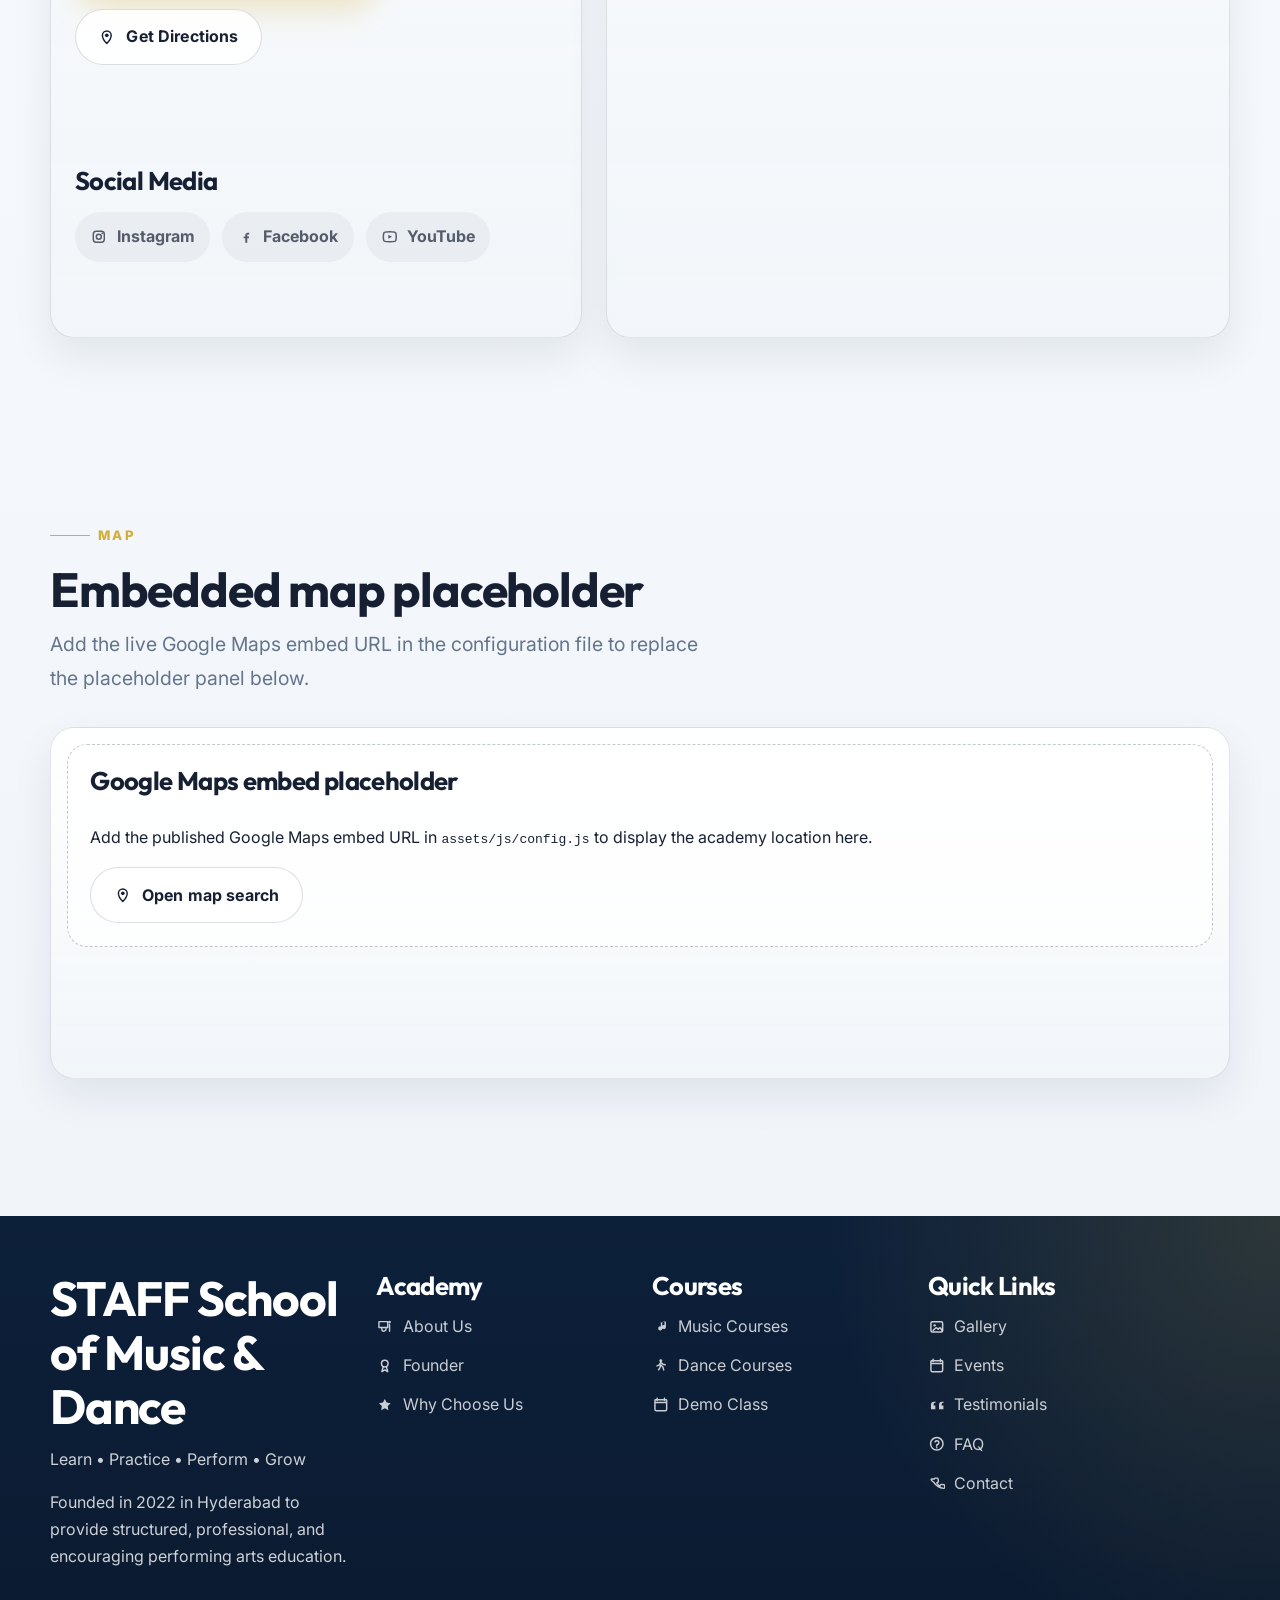
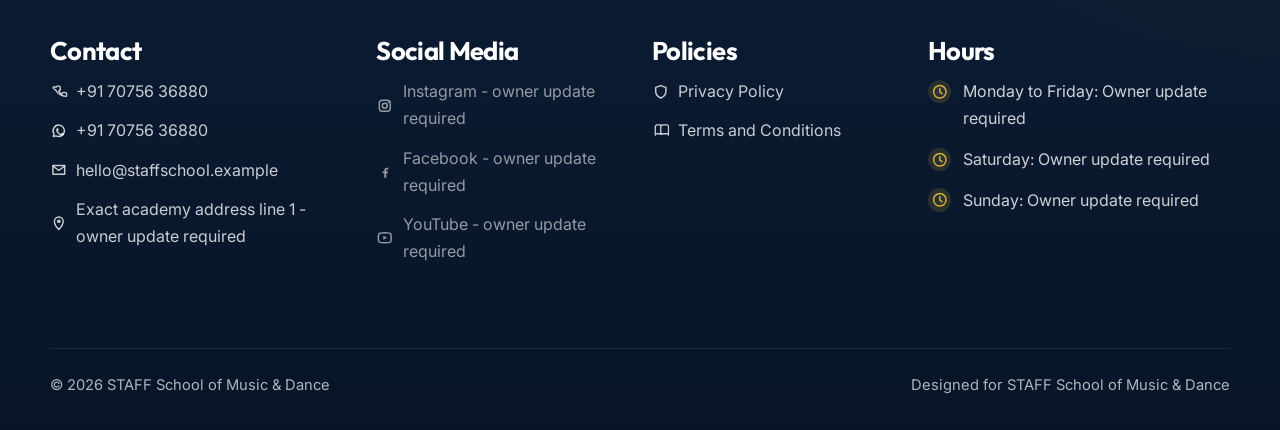
<file: contact.html>
<!DOCTYPE html>
<html lang="en">
  <head>
    <meta charset="UTF-8" />
    <meta name="viewport" content="width=device-width, initial-scale=1.0" />
    <title>Contact STAFF School of Music &amp; Dance | Phone, WhatsApp, Email &amp; Map</title>
    <meta
      name="description"
      content="Contact STAFF School of Music & Dance by phone, WhatsApp, email, or map directions, and send an enquiry using the transparent mailto form."
    />
    <!-- Replace YOUR-GITHUB-USERNAME in canonical and OG URLs before publishing. -->
    <link rel="canonical" href="https://YOUR-GITHUB-USERNAME.github.io/staff-school-website/contact.html" />
    <meta property="og:title" content="Contact STAFF School of Music &amp; Dance" />
    <meta
      property="og:description"
      content="Reach the academy for admissions, course guidance, maps, and free demo class enquiries."
    />
    <meta property="og:type" content="website" />
    <meta property="og:url" content="https://YOUR-GITHUB-USERNAME.github.io/staff-school-website/contact.html" />
    <meta
      property="og:image"
      content="https://YOUR-GITHUB-USERNAME.github.io/staff-school-website/assets/images/og-cover.svg"
    />
    <meta name="twitter:card" content="summary_large_image" />
    <meta name="twitter:title" content="Contact STAFF School of Music &amp; Dance" />
    <meta
      name="twitter:description"
      content="Call, WhatsApp, email, or open map directions for the academy, and use the enquiry form to draft an email."
    />
    <meta
      name="twitter:image"
      content="https://YOUR-GITHUB-USERNAME.github.io/staff-school-website/assets/images/og-cover.svg"
    />
    <link rel="preconnect" href="https://fonts.googleapis.com" />
    <link rel="preconnect" href="https://fonts.gstatic.com" crossorigin />
    <link
      href="https://fonts.googleapis.com/css2?family=Inter:wght@400;500;600;700;800&family=Outfit:wght@500;600;700;800&display=swap"
      rel="stylesheet"
    />
    <link rel="stylesheet" href="assets/css/styles.css" />
    <script src="assets/js/config.js" defer></script>
    <script src="assets/js/main.js" defer></script>
  </head>
  <body class="page-inner" data-page="contact">
    <a class="skip-link" href="#main-content">Skip to content</a>
    <div data-site-header></div>

    <main id="main-content">
      <section class="page-hero">
        <div class="container hero-grid hero-grid--compact">
          <div data-reveal>
            <span class="eyebrow">Contact</span>
            <h1>Reach the academy by phone, WhatsApp, email, or map directions.</h1>
            <p class="lead">
              The contact system on this static site is intentionally transparent: the enquiry form opens your email
              app unless the owner later adds a Google Form or third-party endpoint in the central config file.
            </p>
          </div>
          <div class="image-card" data-reveal>
            <img
              src="assets/images/demo-class.svg"
              alt="Illustrated placeholder representing enquiry and admissions support"
              width="900"
              height="620"
            />
          </div>
        </div>
      </section>

      <section class="section">
        <div class="container contact-layout">
          <article class="panel contact-card" data-reveal>
            <span class="eyebrow">Academy Contact</span>
            <h2>STAFF School of Music &amp; Dance</h2>
            <ul class="contact-list">
              <li>
                <span class="list-bullet">
                  <svg class="icon" aria-hidden="true" focusable="false"><use href="assets/images/icons.svg#phone"></use></svg>
                </span>
                <a data-bind-href="contact.phoneHref" href="#" data-bind-text="contact.phoneDisplay">+91 70756 36880</a>
              </li>
              <li>
                <span class="list-bullet">
                  <svg class="icon" aria-hidden="true" focusable="false"><use href="assets/images/icons.svg#whatsapp"></use></svg>
                </span>
                <a data-bind-href="contact.whatsappHref" href="#" data-bind-text="contact.whatsappDisplay">+91 70756 36880</a>
              </li>
              <li>
                <span class="list-bullet">
                  <svg class="icon" aria-hidden="true" focusable="false"><use href="assets/images/icons.svg#email"></use></svg>
                </span>
                <a data-bind-href="contact.emailHref" href="#" data-bind-text="contact.email">hello@staffschool.example</a>
              </li>
              <li>
                <span class="list-bullet">
                  <svg class="icon" aria-hidden="true" focusable="false"><use href="assets/images/icons.svg#map-pin"></use></svg>
                </span>
                <span data-bind-html="contact.addressHtml">Exact academy address line 1</span>
              </li>
            </ul>

            <div class="section-sm">
              <h3>Business Hours</h3>
              <ul class="details-list" data-bind-html="contact.hoursHtml"></ul>
            </div>

            <div class="section-sm">
              <div data-render="contact-actions"></div>
            </div>

            <div class="section-sm">
              <h3>Social Media</h3>
              <div data-render="social-chips"></div>
            </div>
          </article>

          <article class="panel contact-card" data-reveal>
            <span class="eyebrow">Enquiry Form</span>
            <h2>Send an enquiry</h2>
            <p>
              This form opens your default email app with the details you enter below. It does not pretend to submit to
              a hidden backend.
            </p>
            <form id="contact-form" class="contact-form">
              <div class="form-grid">
                <div class="field">
                  <label for="contact-name">Name</label>
                  <input id="contact-name" name="name" type="text" required />
                </div>
                <div class="field">
                  <label for="contact-phone">Phone</label>
                  <input id="contact-phone" name="phone" type="tel" required />
                </div>
                <div class="field">
                  <label for="contact-email">Email</label>
                  <input id="contact-email" name="email" type="email" required />
                </div>
                <div class="field">
                  <label for="contact-course">Course interest</label>
                  <select id="contact-course" name="course" data-course-select></select>
                </div>
              </div>
              <div class="field">
                <label for="contact-message">Message</label>
                <textarea id="contact-message" name="message" placeholder="Tell the academy what you would like help with."></textarea>
              </div>
              <div class="button-row">
                <button class="button button-primary" type="submit">Open Email Draft</button>
              </div>
              <p class="micro-note" data-form-note>
                Prefer a Google Form instead? Add its URL or embed code in <code>assets/js/config.js</code>.
              </p>
            </form>
          </article>
        </div>
      </section>

      <section class="section">
        <div class="container">
          <div class="section-head" data-reveal>
            <span class="eyebrow">Map</span>
            <h2>Embedded map placeholder</h2>
            <p class="lead">
              Add the live Google Maps embed URL in the configuration file to replace the placeholder panel below.
            </p>
          </div>
          <div data-map-embed></div>
        </div>
      </section>
    </main>

    <div data-site-footer></div>
    <div data-floating-actions></div>
  </body>
</html>
</file>
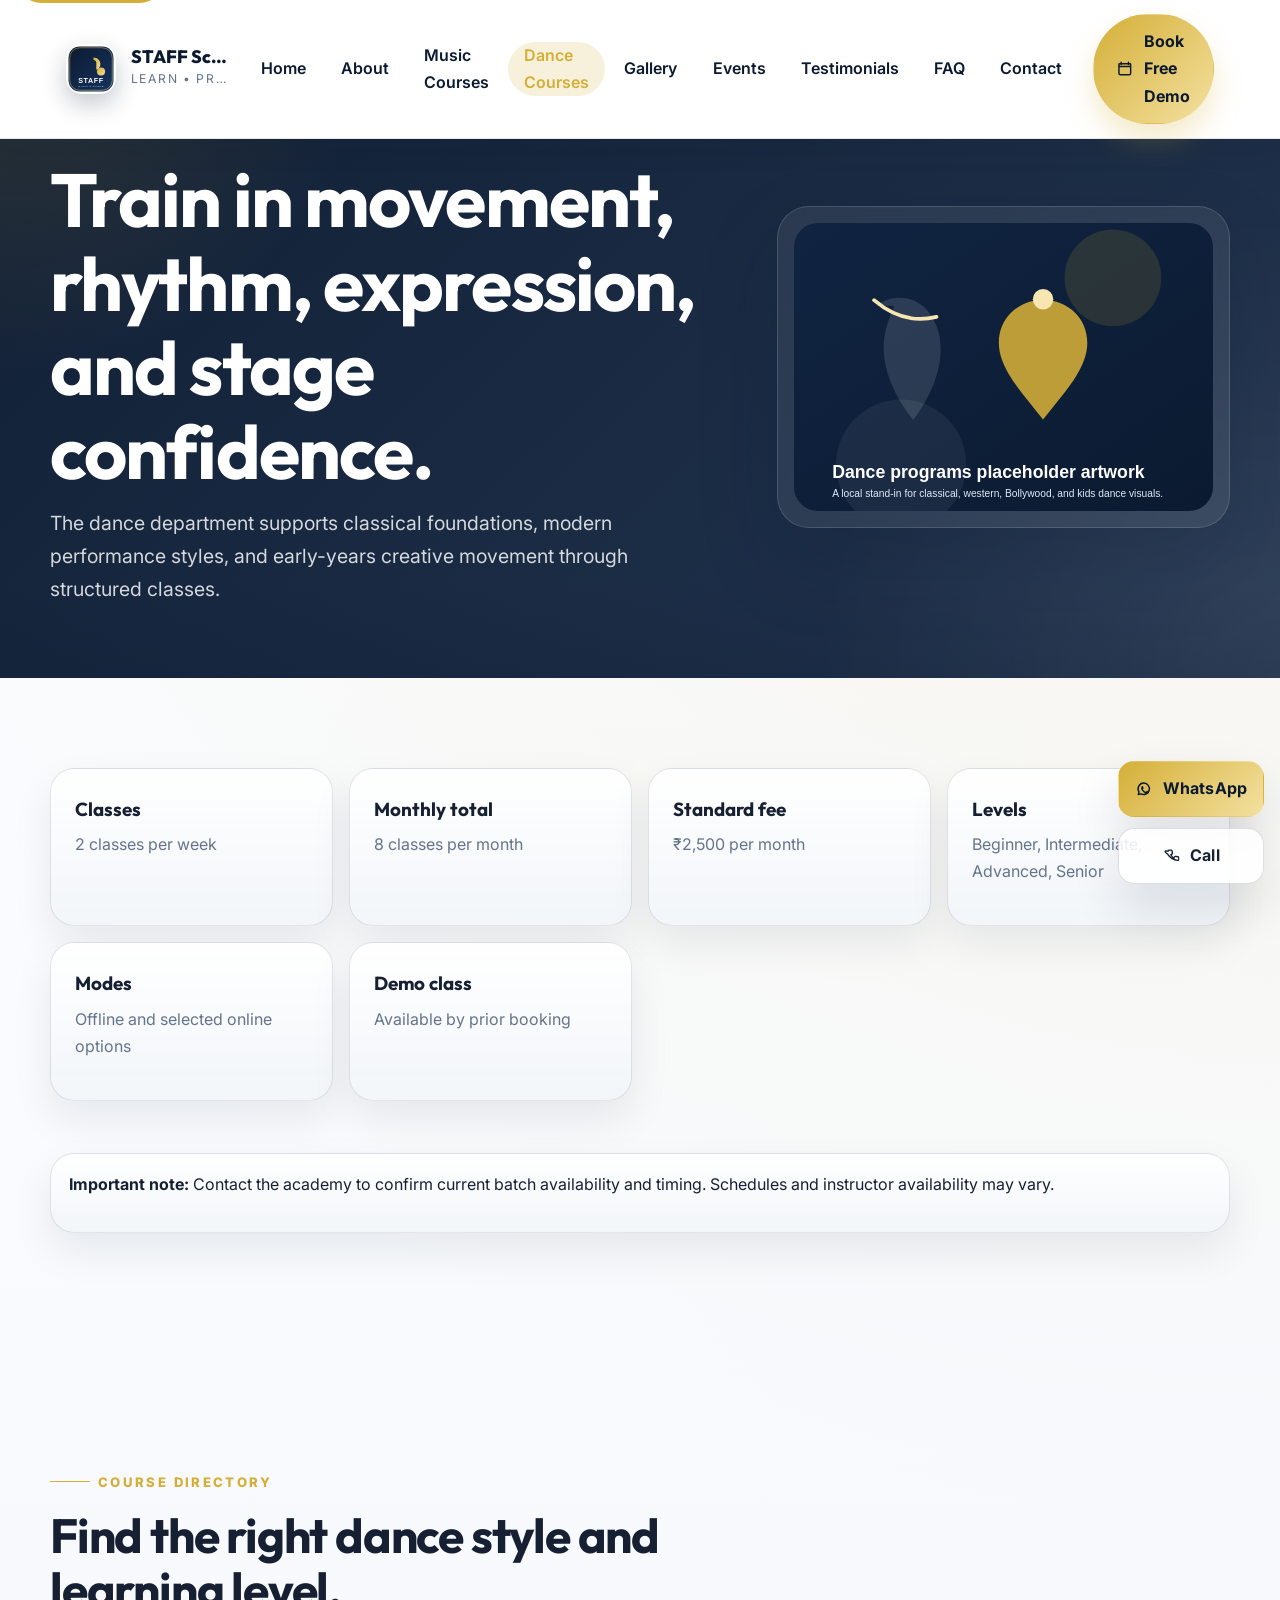
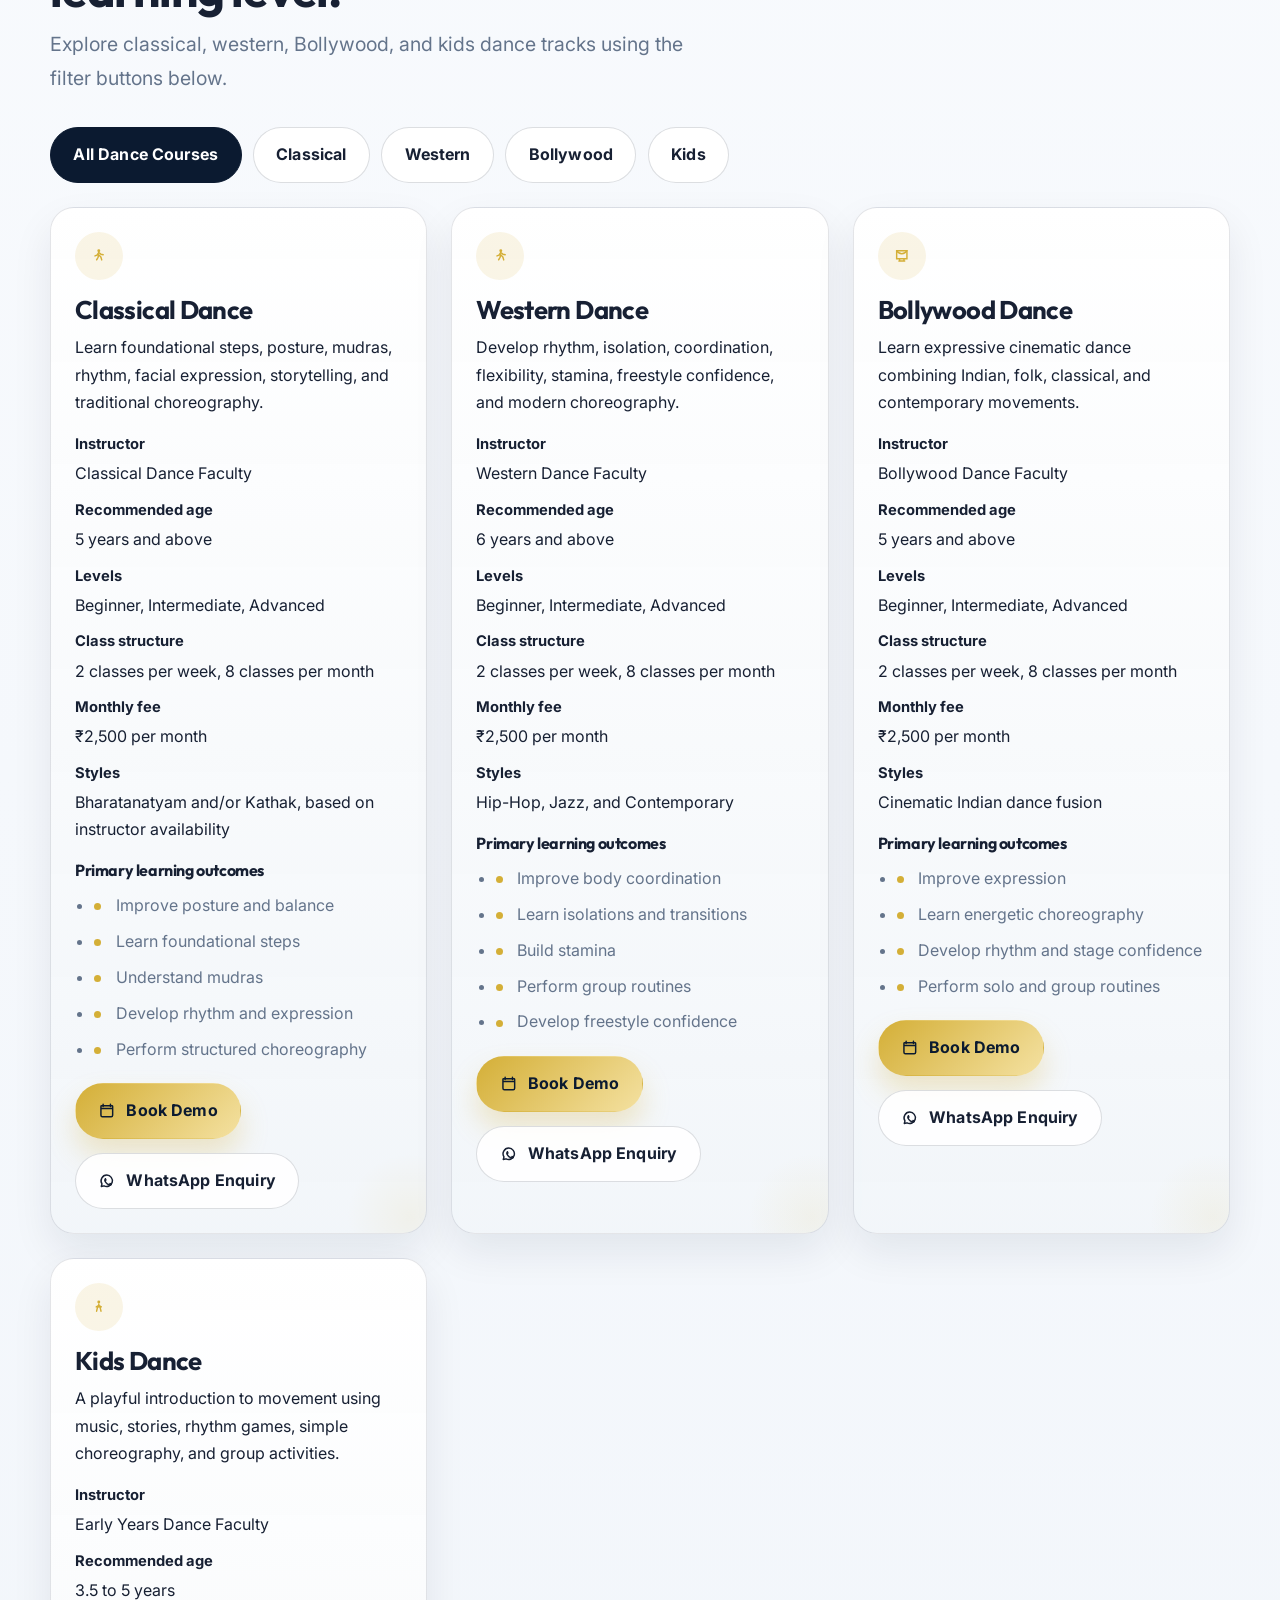
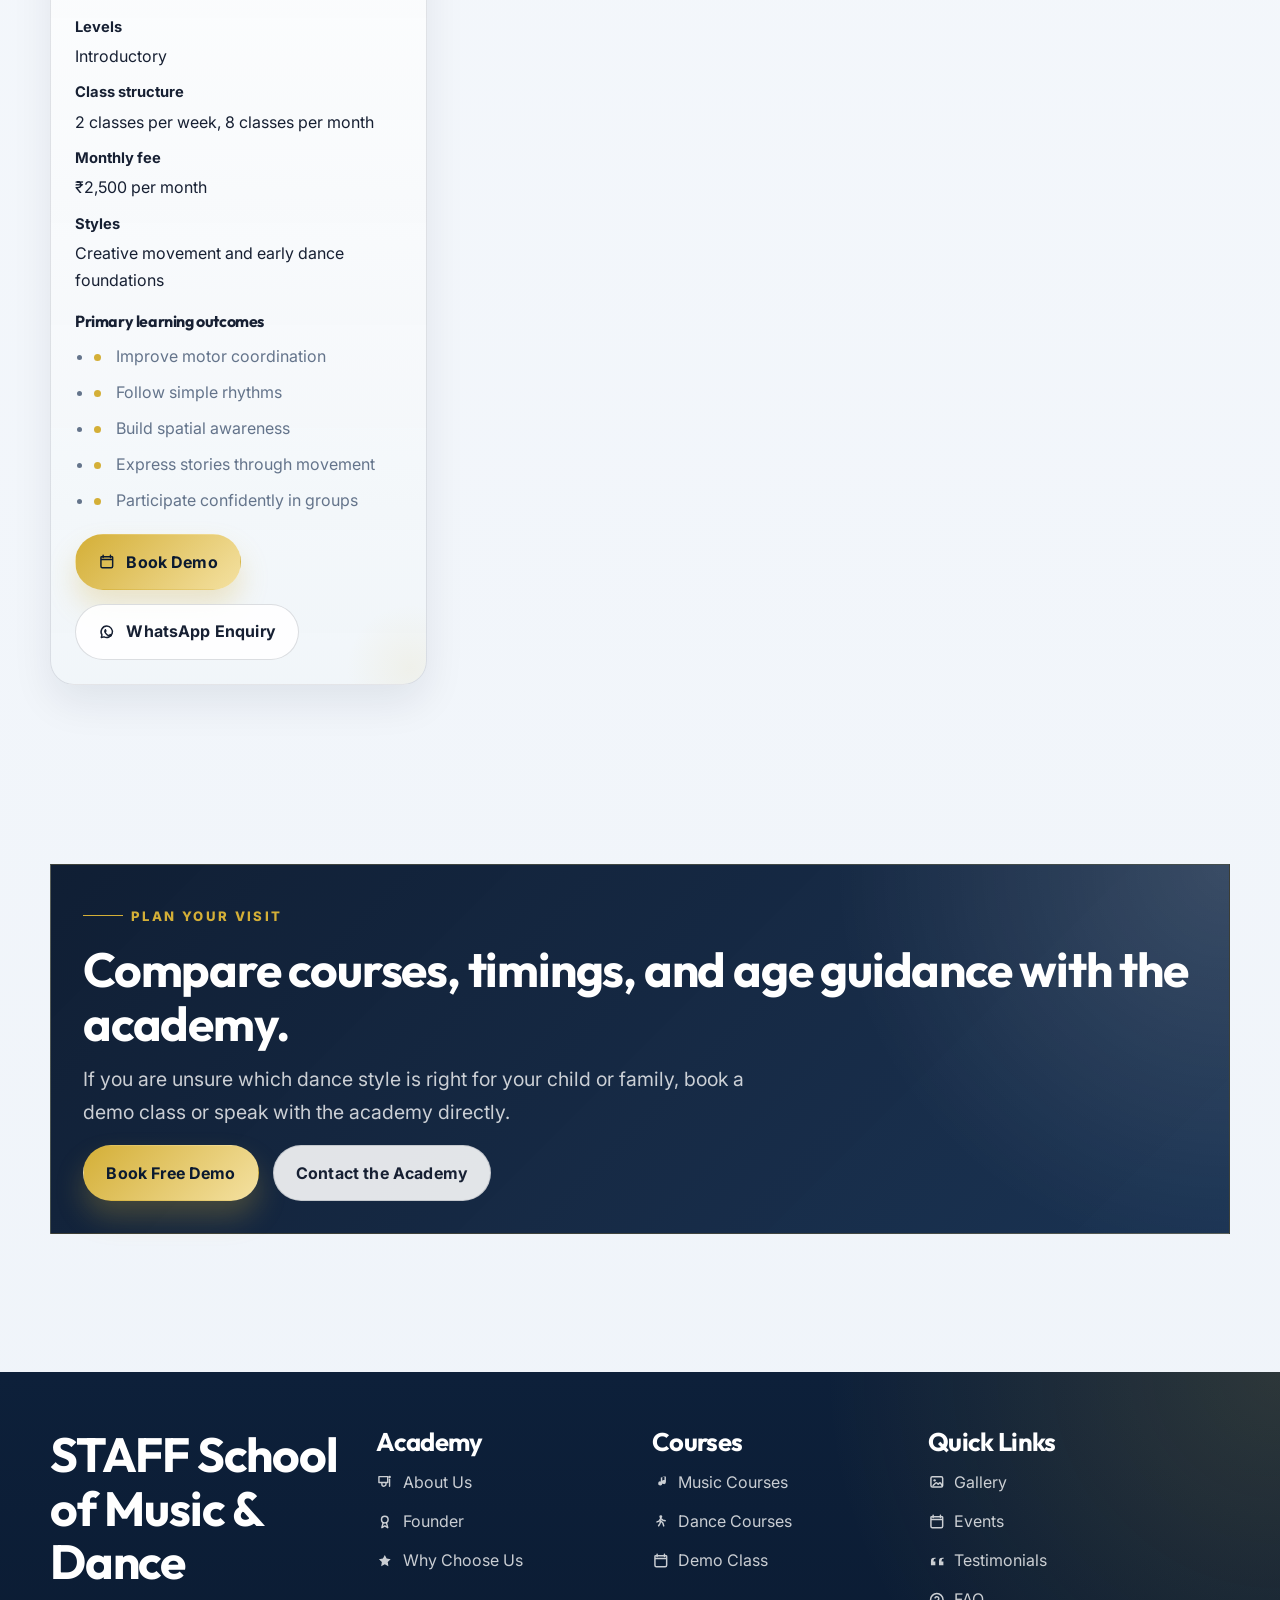
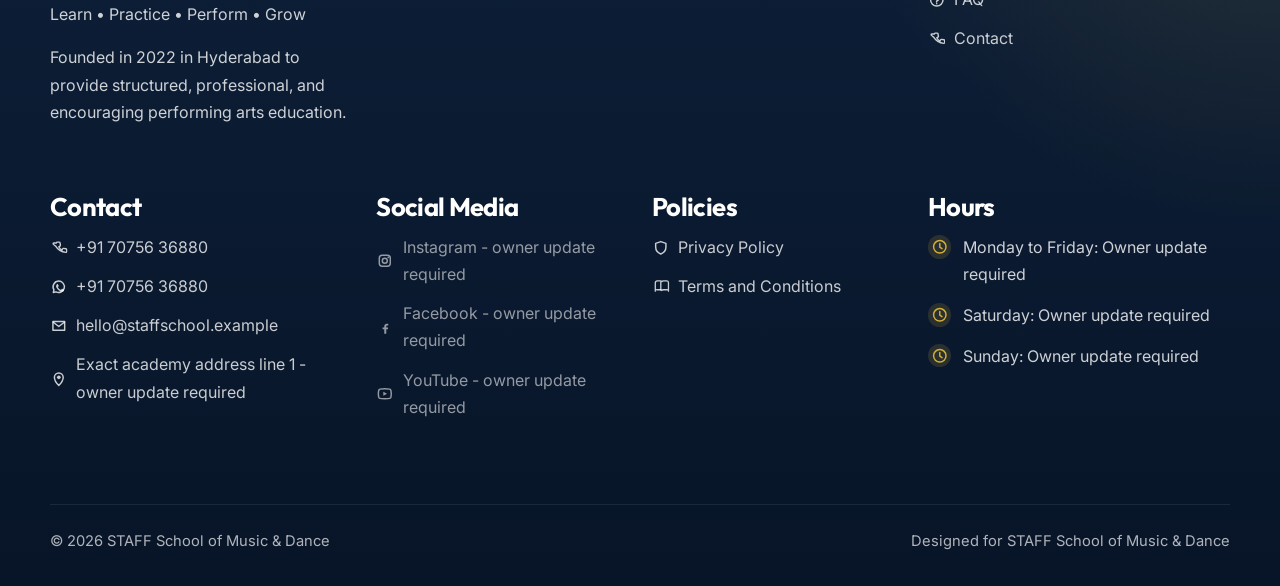
<file: dance-courses.html>
<!DOCTYPE html>
<html lang="en">
  <head>
    <meta charset="UTF-8" />
    <meta name="viewport" content="width=device-width, initial-scale=1.0" />
    <title>Dance Courses | Classical, Western, Bollywood &amp; Kids Dance Training</title>
    <meta
      name="description"
      content="Explore classical, western, Bollywood, and kids dance courses at STAFF School of Music & Dance in Hyderabad."
    />
    <!-- Replace YOUR-GITHUB-USERNAME in canonical and OG URLs before publishing. -->
    <link rel="canonical" href="https://YOUR-GITHUB-USERNAME.github.io/staff-school-website/dance-courses.html" />
    <meta property="og:title" content="Dance Courses at STAFF School of Music &amp; Dance" />
    <meta
      property="og:description"
      content="Discover dance training in Hyderabad for children, teenagers, and adults across classical and modern styles."
    />
    <meta property="og:type" content="website" />
    <meta
      property="og:url"
      content="https://YOUR-GITHUB-USERNAME.github.io/staff-school-website/dance-courses.html"
    />
    <meta
      property="og:image"
      content="https://YOUR-GITHUB-USERNAME.github.io/staff-school-website/assets/images/og-cover.svg"
    />
    <meta name="twitter:card" content="summary_large_image" />
    <meta name="twitter:title" content="Dance Courses at STAFF School of Music &amp; Dance" />
    <meta
      name="twitter:description"
      content="Train in classical, western, Bollywood, and kids dance with structured guidance and stage confidence support."
    />
    <meta
      name="twitter:image"
      content="https://YOUR-GITHUB-USERNAME.github.io/staff-school-website/assets/images/og-cover.svg"
    />
    <link rel="preconnect" href="https://fonts.googleapis.com" />
    <link rel="preconnect" href="https://fonts.gstatic.com" crossorigin />
    <link
      href="https://fonts.googleapis.com/css2?family=Inter:wght@400;500;600;700;800&family=Outfit:wght@500;600;700;800&display=swap"
      rel="stylesheet"
    />
    <link rel="stylesheet" href="assets/css/styles.css" />
    <script src="assets/js/config.js" defer></script>
    <script src="assets/js/main.js" defer></script>
  </head>
  <body class="page-inner" data-page="dance-courses">
    <a class="skip-link" href="#main-content">Skip to content</a>
    <div data-site-header></div>

    <main id="main-content">
      <section class="page-hero">
        <div class="container hero-grid hero-grid--compact">
          <div data-reveal>
            <span class="eyebrow">Dance Courses</span>
            <h1>Train in movement, rhythm, expression, and stage confidence.</h1>
            <p class="lead">
              The dance department supports classical foundations, modern performance styles, and early-years creative
              movement through structured classes.
            </p>
          </div>
          <div class="image-card" data-reveal>
            <img
              src="assets/images/dance-programs.svg"
              alt="Illustrated placeholder representing the academy's dance programs"
              width="900"
              height="620"
            />
          </div>
        </div>
      </section>

      <section class="section">
        <div class="container">
          <div class="meta-grid">
            <article class="panel info-card" data-reveal>
              <strong>Classes</strong>
              <p>2 classes per week</p>
            </article>
            <article class="panel info-card" data-reveal>
              <strong>Monthly total</strong>
              <p>8 classes per month</p>
            </article>
            <article class="panel info-card" data-reveal>
              <strong>Standard fee</strong>
              <p>₹2,500 per month</p>
            </article>
            <article class="panel info-card" data-reveal>
              <strong>Levels</strong>
              <p>Beginner, Intermediate, Advanced, Senior</p>
            </article>
            <article class="panel info-card" data-reveal>
              <strong>Modes</strong>
              <p>Offline and selected online options</p>
            </article>
            <article class="panel info-card" data-reveal>
              <strong>Demo class</strong>
              <p>Available by prior booking</p>
            </article>
          </div>
          <div class="section-sm">
            <div class="panel info-strip" data-reveal>
              <p>
                <strong>Important note:</strong> Contact the academy to confirm current batch availability and timing.
                Schedules and instructor availability may vary.
              </p>
            </div>
          </div>
        </div>
      </section>

      <section class="section">
        <div class="container">
          <div class="section-head" data-reveal>
            <span class="eyebrow">Course Directory</span>
            <h2>Find the right dance style and learning level.</h2>
            <p class="lead">
              Explore classical, western, Bollywood, and kids dance tracks using the filter buttons below.
            </p>
          </div>
          <div data-render="dance-course-filters"></div>
          <div data-render="dance-course-grid"></div>
        </div>
      </section>

      <section class="section">
        <div class="container panel-accent cta-band" data-reveal>
          <span class="eyebrow">Plan Your Visit</span>
          <h2>Compare courses, timings, and age guidance with the academy.</h2>
          <p class="lead">
            If you are unsure which dance style is right for your child or family, book a demo class or speak with the
            academy directly.
          </p>
          <div class="button-row">
            <a
              class="button button-primary"
              data-bind-href="forms.demoFormUrl"
              href="demo-class.html"
              target="_blank"
              rel="noreferrer"
              >Book Free Demo</a
            >
            <a class="button button-secondary" href="contact.html">Contact the Academy</a>
          </div>
        </div>
      </section>
    </main>

    <div data-site-footer></div>
    <div data-floating-actions></div>
  </body>
</html>
</file>
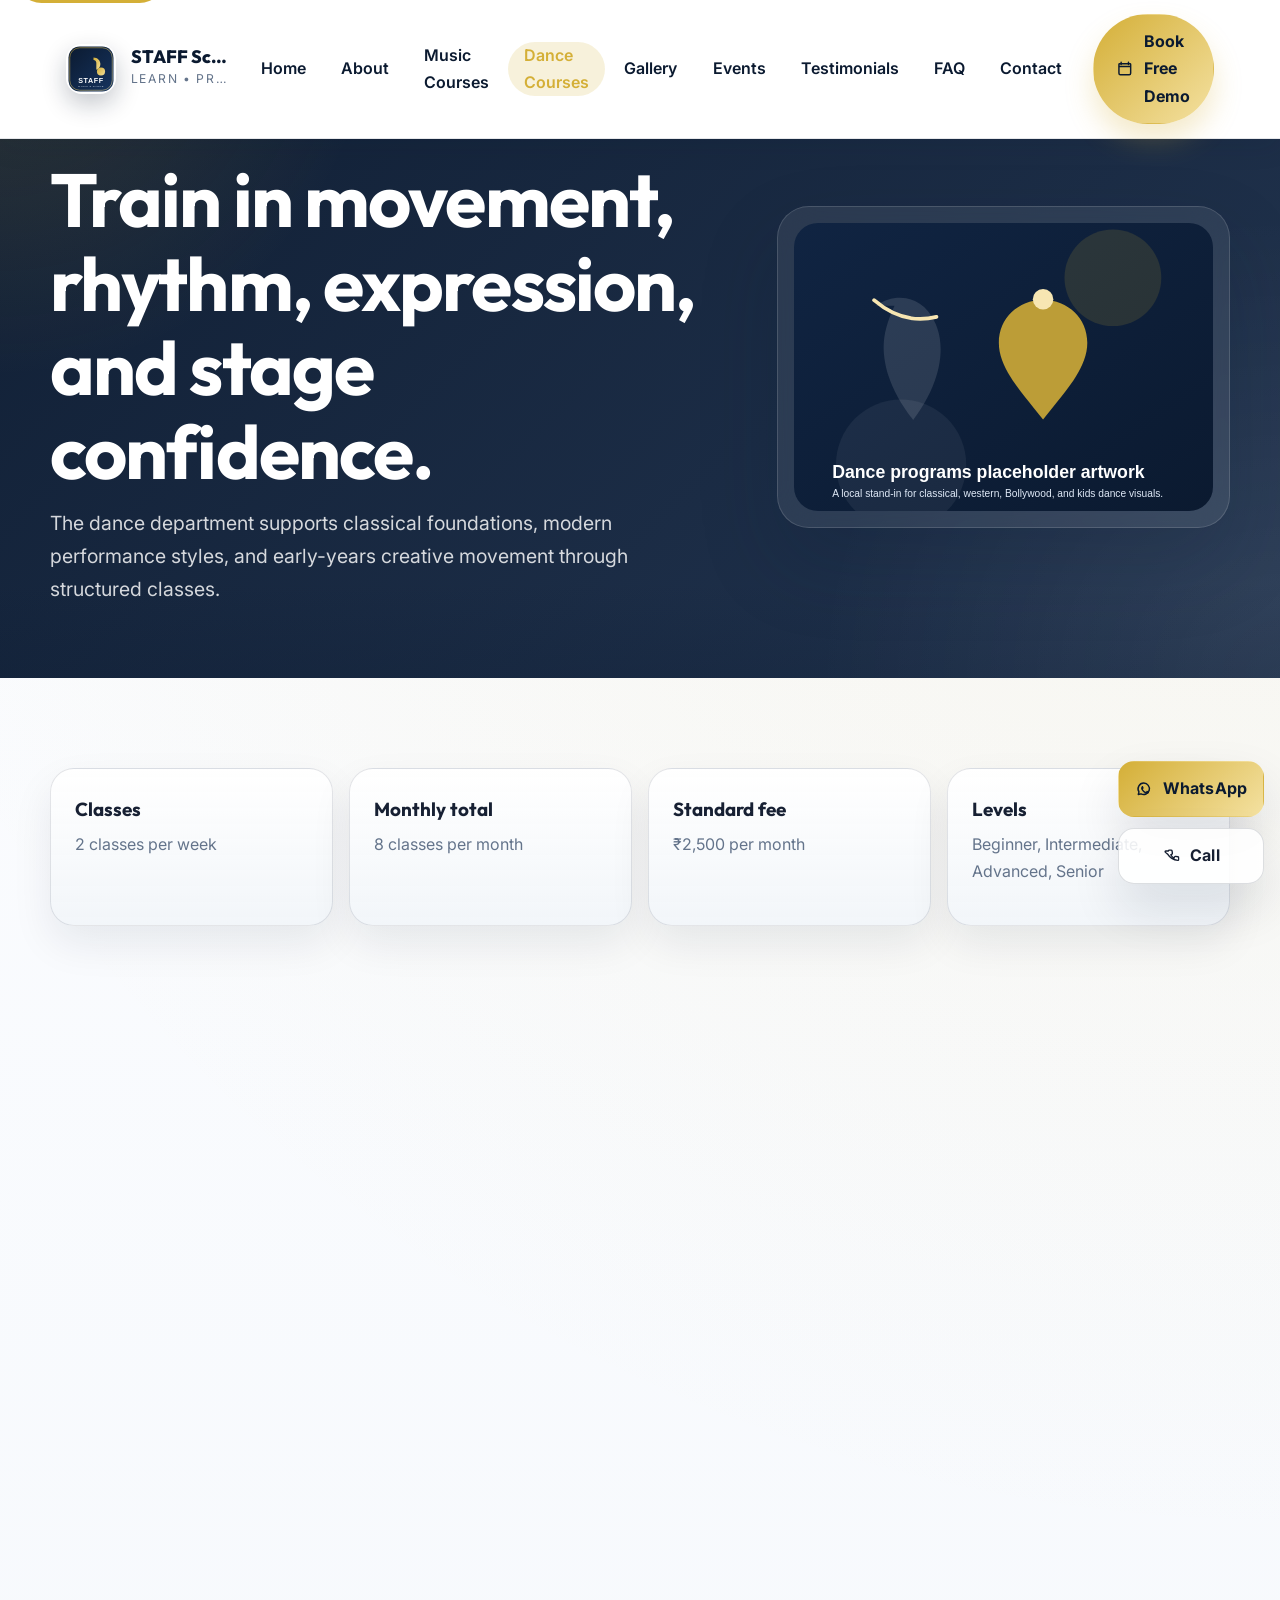
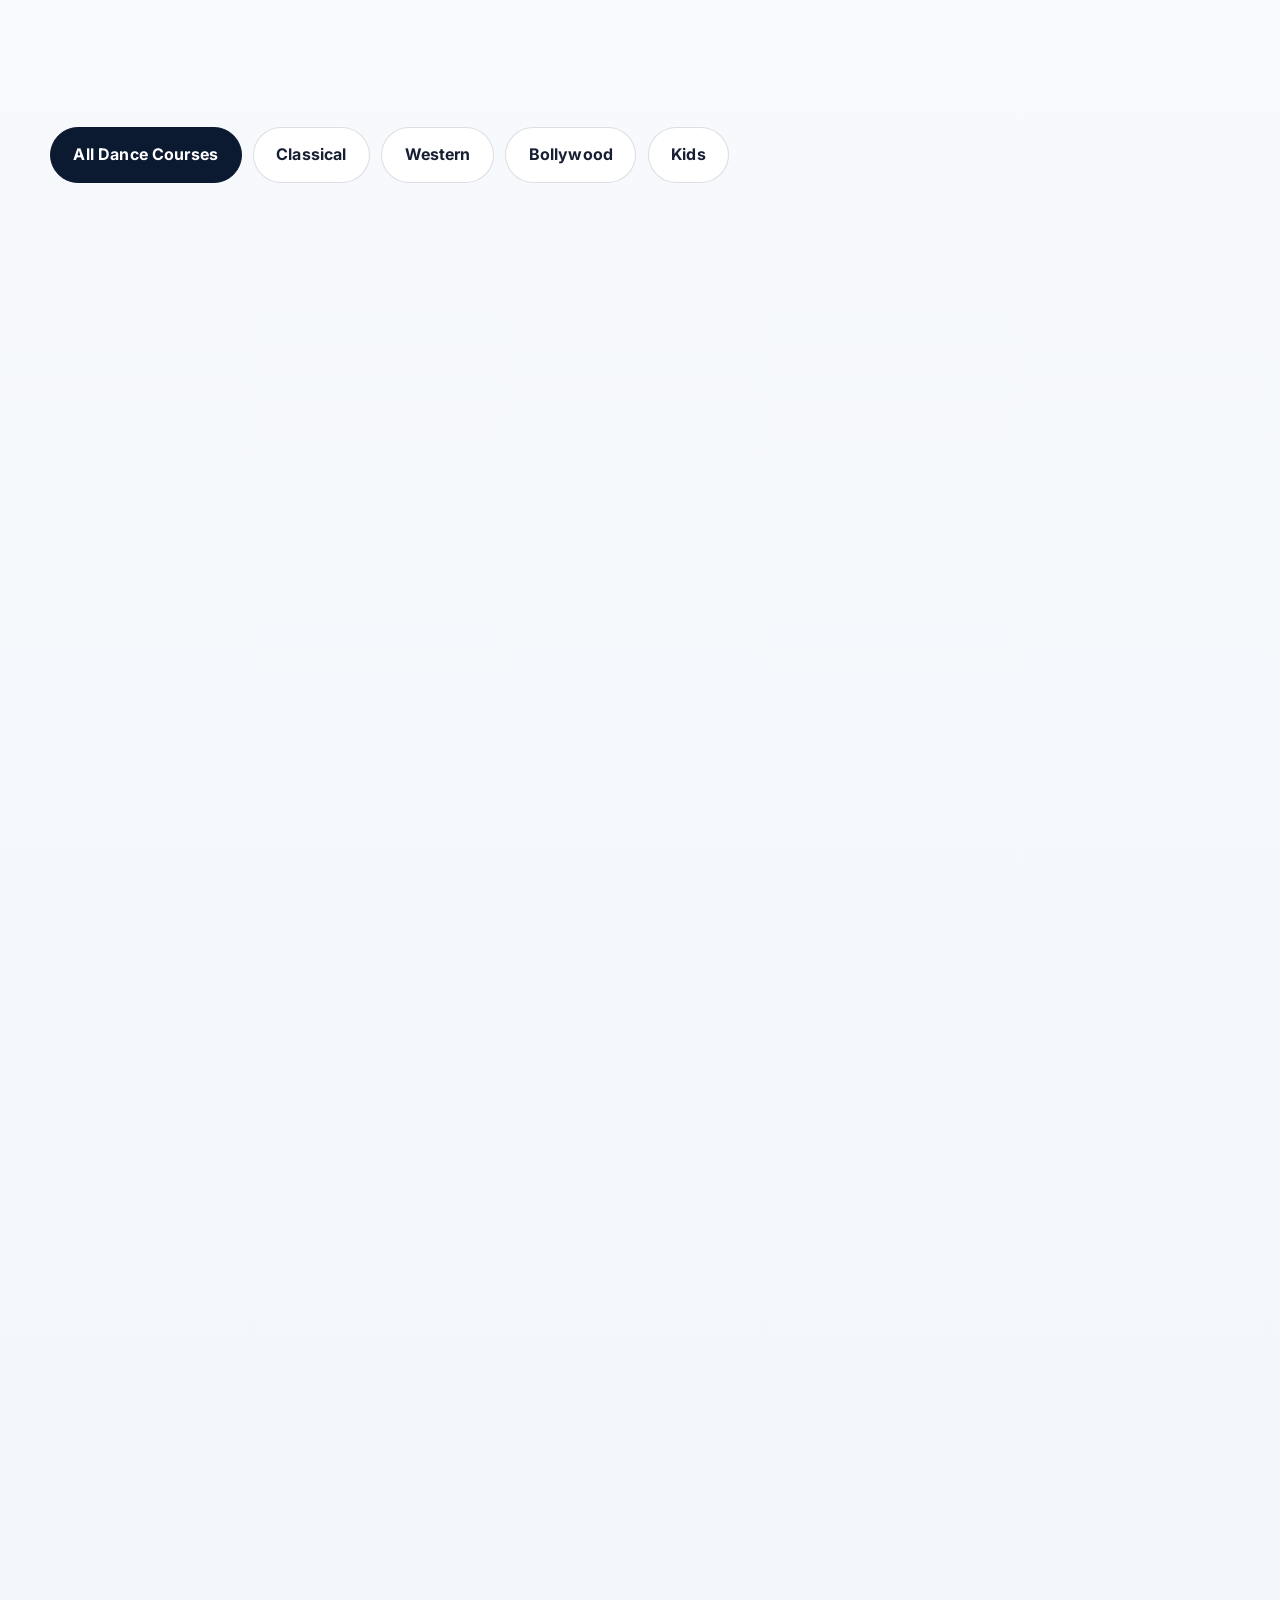
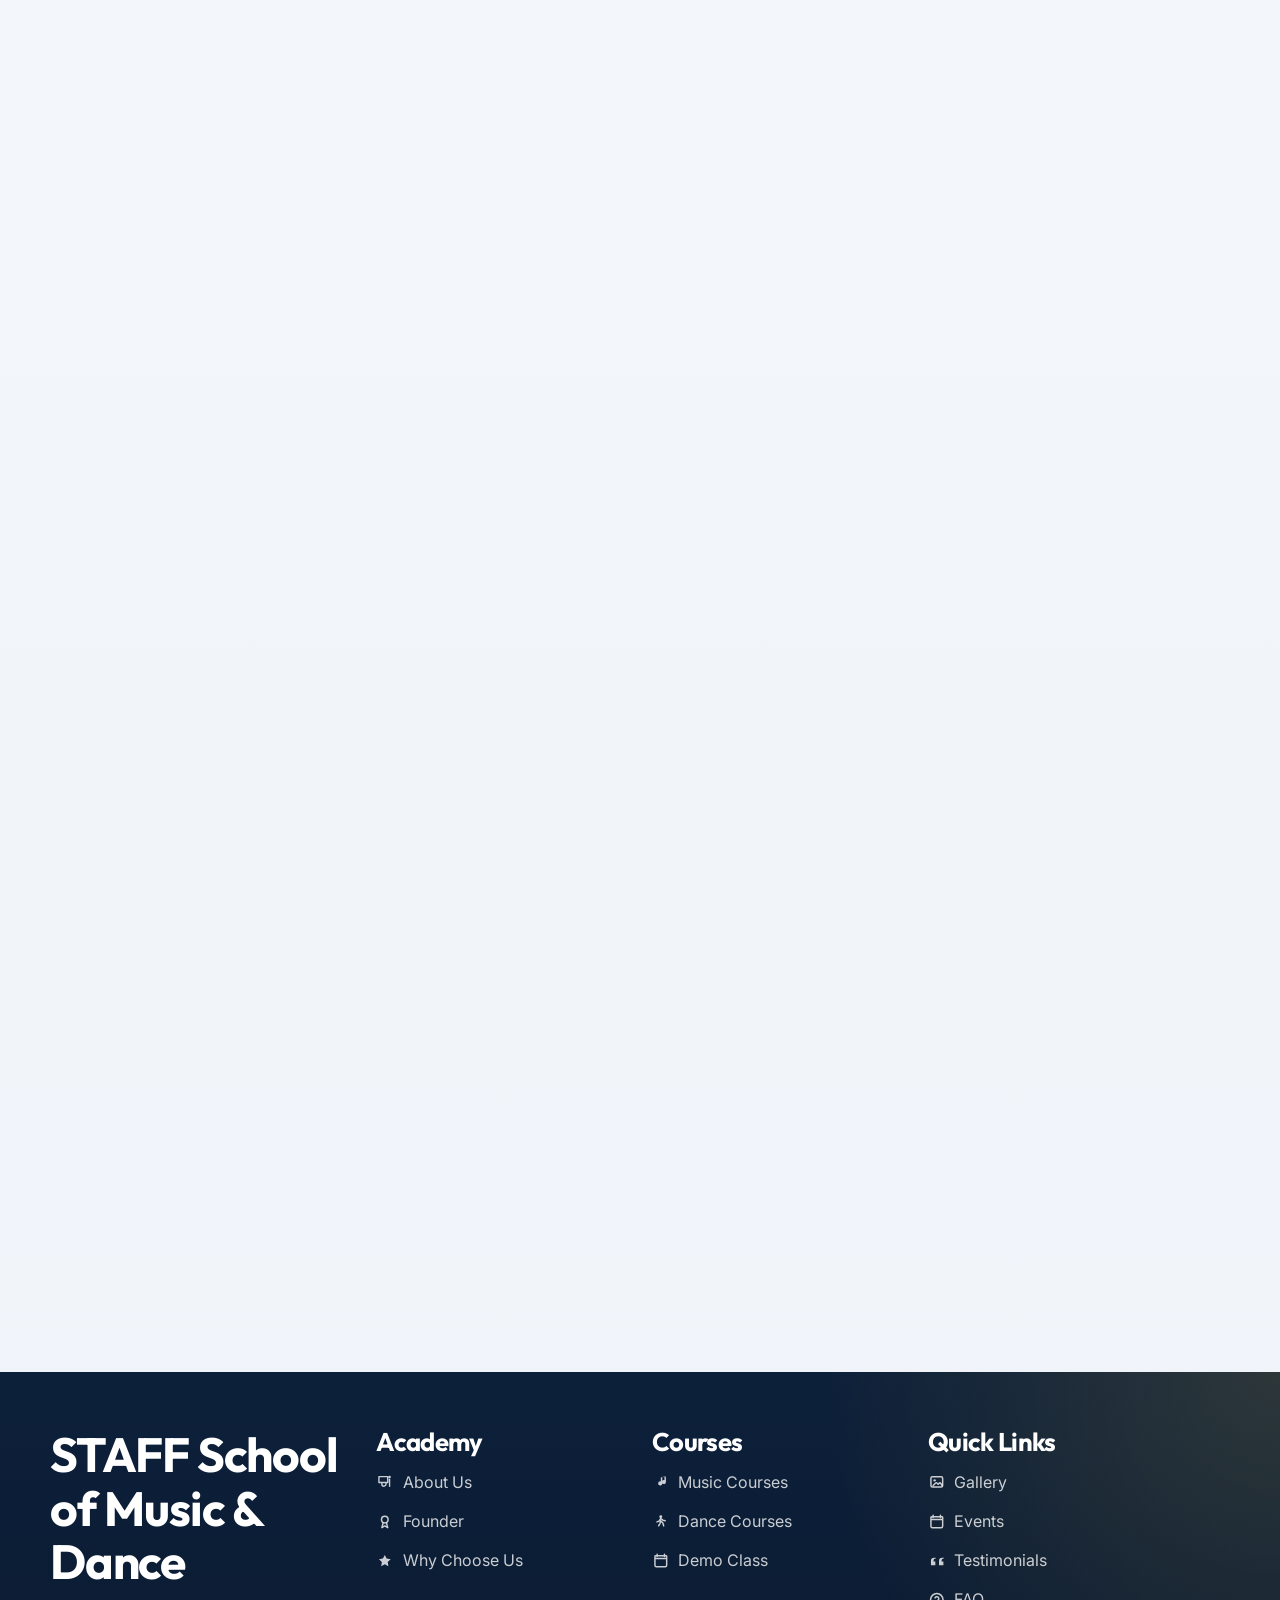
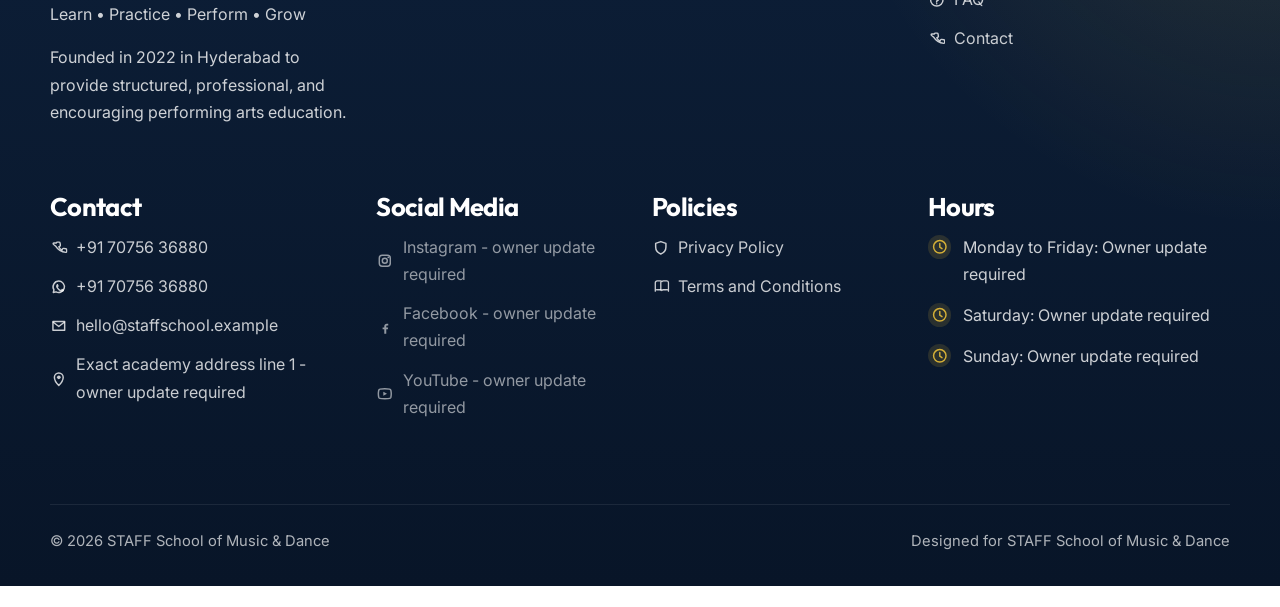
<file: dance.html>
<!DOCTYPE html>
<html lang="en">
  <head>
    <meta charset="UTF-8" />
    <meta http-equiv="refresh" content="0; url=dance-courses.html" />
    <meta name="viewport" content="width=device-width, initial-scale=1.0" />
    <title>Dance Courses Redirect | STAFF School of Music &amp; Dance</title>
    <link rel="canonical" href="https://YOUR-GITHUB-USERNAME.github.io/staff-school-website/dance-courses.html" />
  </head>
  <body>
    <p>This page has moved to <a href="dance-courses.html">dance-courses.html</a>.</p>
  </body>
</html>
</file>
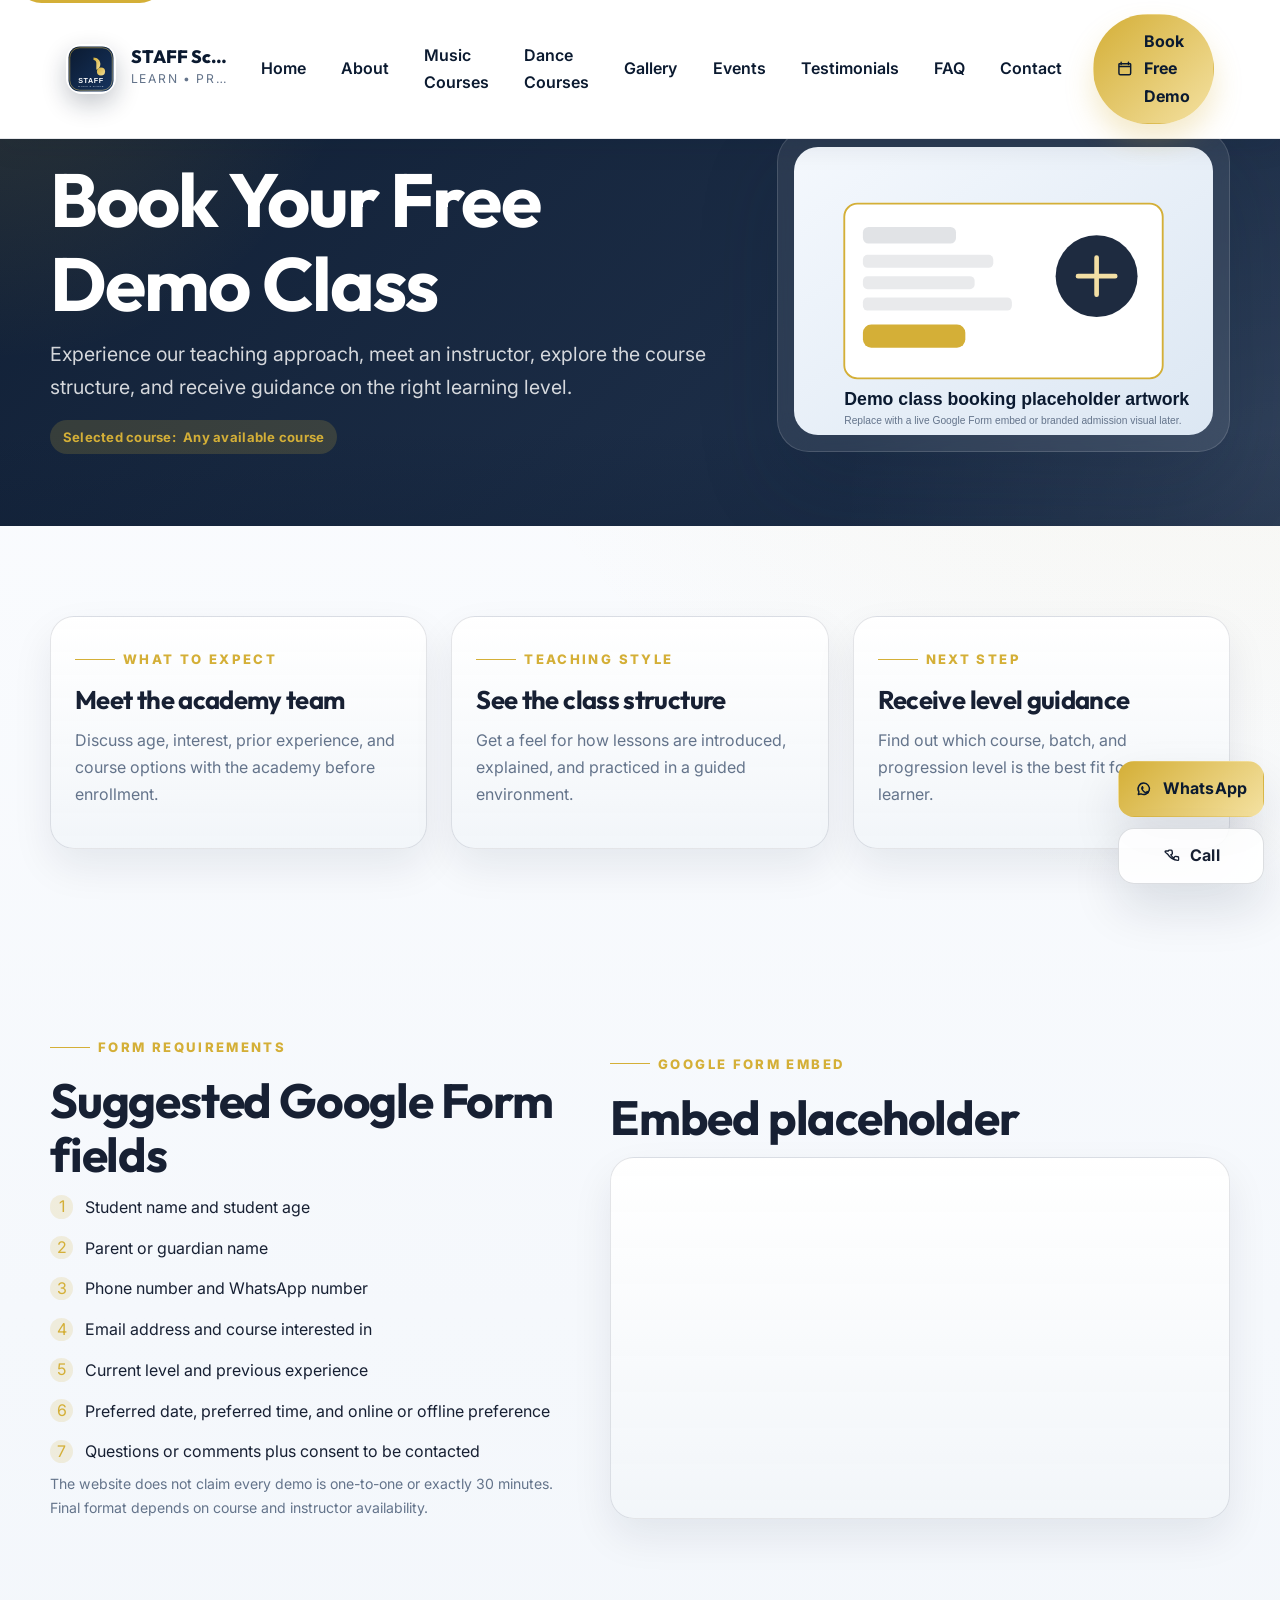
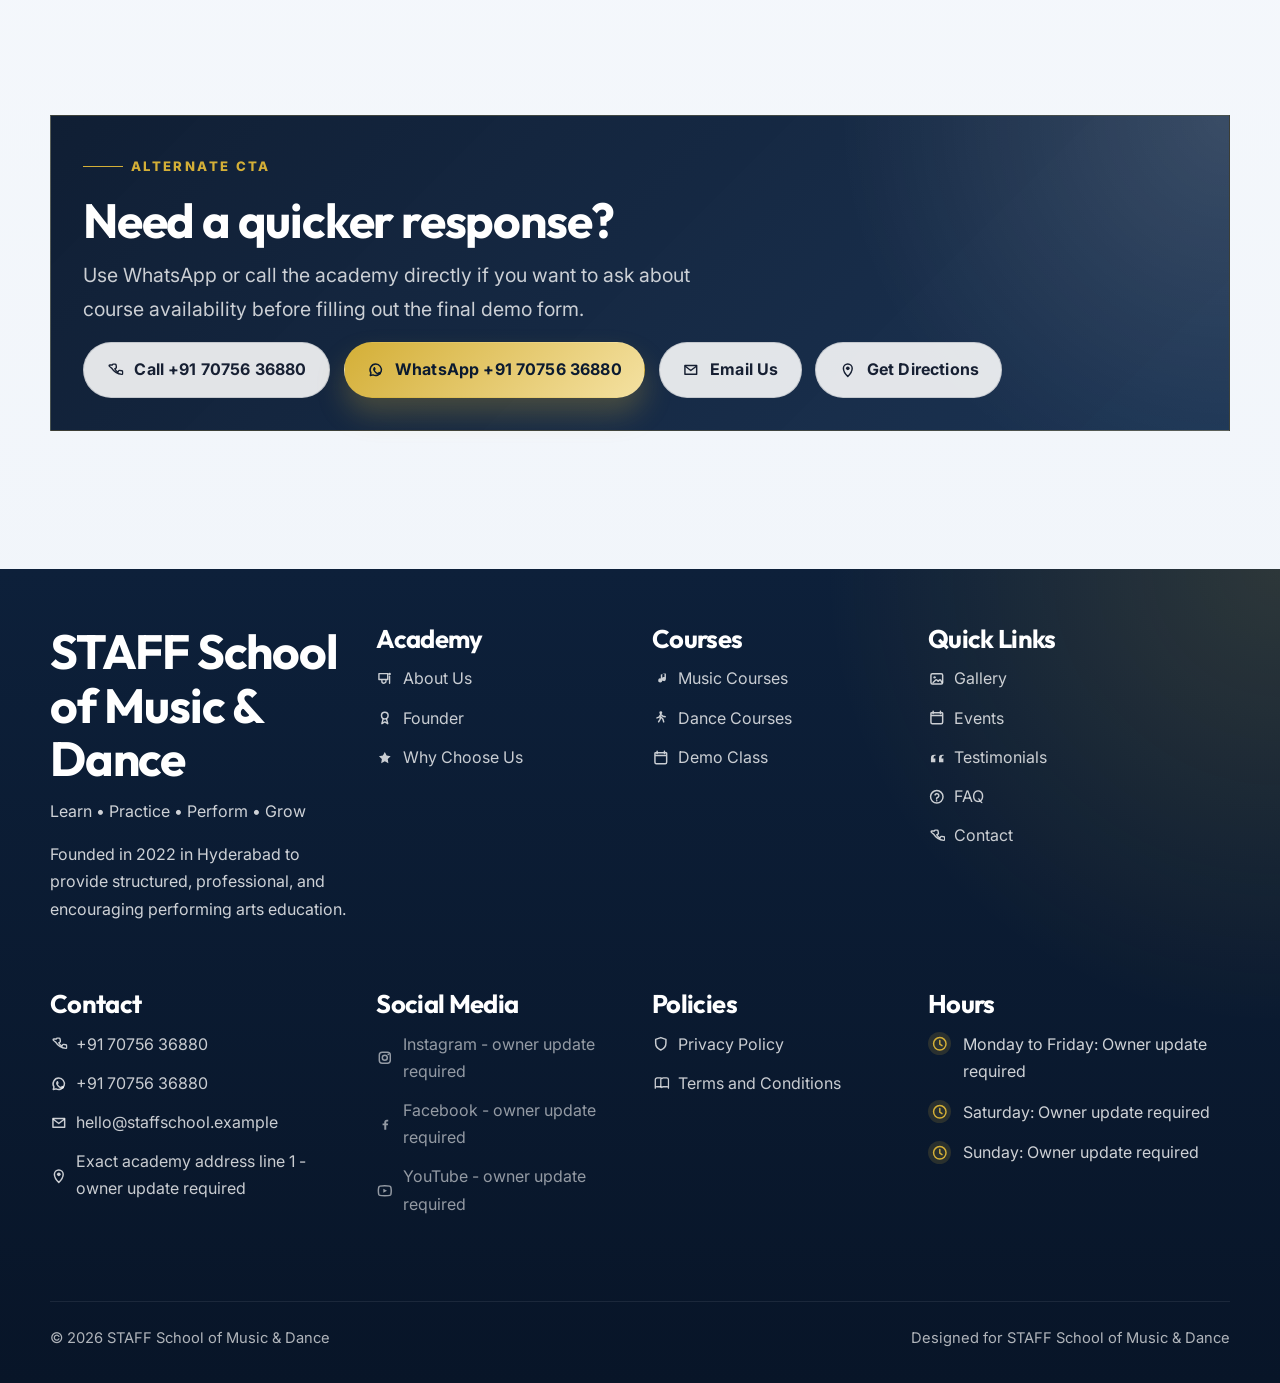
<file: demo-class.html>
<!DOCTYPE html>
<html lang="en">
  <head>
    <meta charset="UTF-8" />
    <meta name="viewport" content="width=device-width, initial-scale=1.0" />
    <title>Book Your Free Demo Class | STAFF School of Music &amp; Dance</title>
    <meta
      name="description"
      content="Book a free demo class at STAFF School of Music & Dance and learn what details the academy can collect through its future Google Form."
    />
    <!-- Replace YOUR-GITHUB-USERNAME in canonical and OG URLs before publishing. -->
    <link rel="canonical" href="https://YOUR-GITHUB-USERNAME.github.io/staff-school-website/demo-class.html" />
    <meta property="og:title" content="Book Your Free Demo Class | STAFF School of Music &amp; Dance" />
    <meta
      property="og:description"
      content="Experience the academy teaching approach, meet an instructor, and request guidance on the right learning level."
    />
    <meta property="og:type" content="website" />
    <meta
      property="og:url"
      content="https://YOUR-GITHUB-USERNAME.github.io/staff-school-website/demo-class.html"
    />
    <meta
      property="og:image"
      content="https://YOUR-GITHUB-USERNAME.github.io/staff-school-website/assets/images/og-cover.svg"
    />
    <meta name="twitter:card" content="summary_large_image" />
    <meta name="twitter:title" content="Book Your Free Demo Class | STAFF School of Music &amp; Dance" />
    <meta
      name="twitter:description"
      content="Book a demo class, explore the right course level, and prepare a future Google Form for admissions."
    />
    <meta
      name="twitter:image"
      content="https://YOUR-GITHUB-USERNAME.github.io/staff-school-website/assets/images/og-cover.svg"
    />
    <link rel="preconnect" href="https://fonts.googleapis.com" />
    <link rel="preconnect" href="https://fonts.gstatic.com" crossorigin />
    <link
      href="https://fonts.googleapis.com/css2?family=Inter:wght@400;500;600;700;800&family=Outfit:wght@500;600;700;800&display=swap"
      rel="stylesheet"
    />
    <link rel="stylesheet" href="assets/css/styles.css" />
    <script src="assets/js/config.js" defer></script>
    <script src="assets/js/main.js" defer></script>
  </head>
  <body class="page-inner" data-page="demo-class">
    <a class="skip-link" href="#main-content">Skip to content</a>
    <div data-site-header></div>

    <main id="main-content">
      <section class="page-hero">
        <div class="container hero-grid hero-grid--compact">
          <div data-reveal>
            <span class="eyebrow">Demo Class</span>
            <h1>Book Your Free Demo Class</h1>
            <p class="lead">
              Experience our teaching approach, meet an instructor, explore the course structure, and receive guidance
              on the right learning level.
            </p>
            <p class="pill pill-gold">Selected course: <span data-selected-course>Any available course</span></p>
          </div>
          <div class="image-card" data-reveal>
            <img
              src="assets/images/demo-class.svg"
              alt="Illustrated placeholder showing a demo class booking form concept"
              width="900"
              height="620"
            />
          </div>
        </div>
      </section>

      <section class="section">
        <div class="container grid grid-3">
          <article class="panel value-card" data-reveal>
            <span class="eyebrow">What to Expect</span>
            <h3>Meet the academy team</h3>
            <p>Discuss age, interest, prior experience, and course options with the academy before enrollment.</p>
          </article>
          <article class="panel value-card" data-reveal>
            <span class="eyebrow">Teaching Style</span>
            <h3>See the class structure</h3>
            <p>Get a feel for how lessons are introduced, explained, and practiced in a guided environment.</p>
          </article>
          <article class="panel value-card" data-reveal>
            <span class="eyebrow">Next Step</span>
            <h3>Receive level guidance</h3>
            <p>Find out which course, batch, and progression level is the best fit for the learner.</p>
          </article>
        </div>
      </section>

      <section class="section">
        <div class="container split-layout">
          <div data-reveal>
            <span class="eyebrow">Form Requirements</span>
            <h2>Suggested Google Form fields</h2>
            <ul class="check-list">
              <li><span class="list-bullet">1</span><span>Student name and student age</span></li>
              <li><span class="list-bullet">2</span><span>Parent or guardian name</span></li>
              <li><span class="list-bullet">3</span><span>Phone number and WhatsApp number</span></li>
              <li><span class="list-bullet">4</span><span>Email address and course interested in</span></li>
              <li><span class="list-bullet">5</span><span>Current level and previous experience</span></li>
              <li><span class="list-bullet">6</span><span>Preferred date, preferred time, and online or offline preference</span></li>
              <li><span class="list-bullet">7</span><span>Questions or comments plus consent to be contacted</span></li>
            </ul>
            <p class="micro-note">
              The website does not claim every demo is one-to-one or exactly 30 minutes. Final format depends on course
              and instructor availability.
            </p>
          </div>
          <div data-reveal>
            <span class="eyebrow">Google Form Embed</span>
            <h2>Embed placeholder</h2>
            <div data-demo-form-embed></div>
          </div>
        </div>
      </section>

      <section class="section">
        <div class="container panel-accent cta-band" data-reveal>
          <span class="eyebrow">Alternate CTA</span>
          <h2>Need a quicker response?</h2>
          <p class="lead">
            Use WhatsApp or call the academy directly if you want to ask about course availability before filling out
            the final demo form.
          </p>
          <div data-render="contact-actions"></div>
        </div>
      </section>
    </main>

    <div data-site-footer></div>
    <div data-floating-actions></div>
  </body>
</html>
</file>
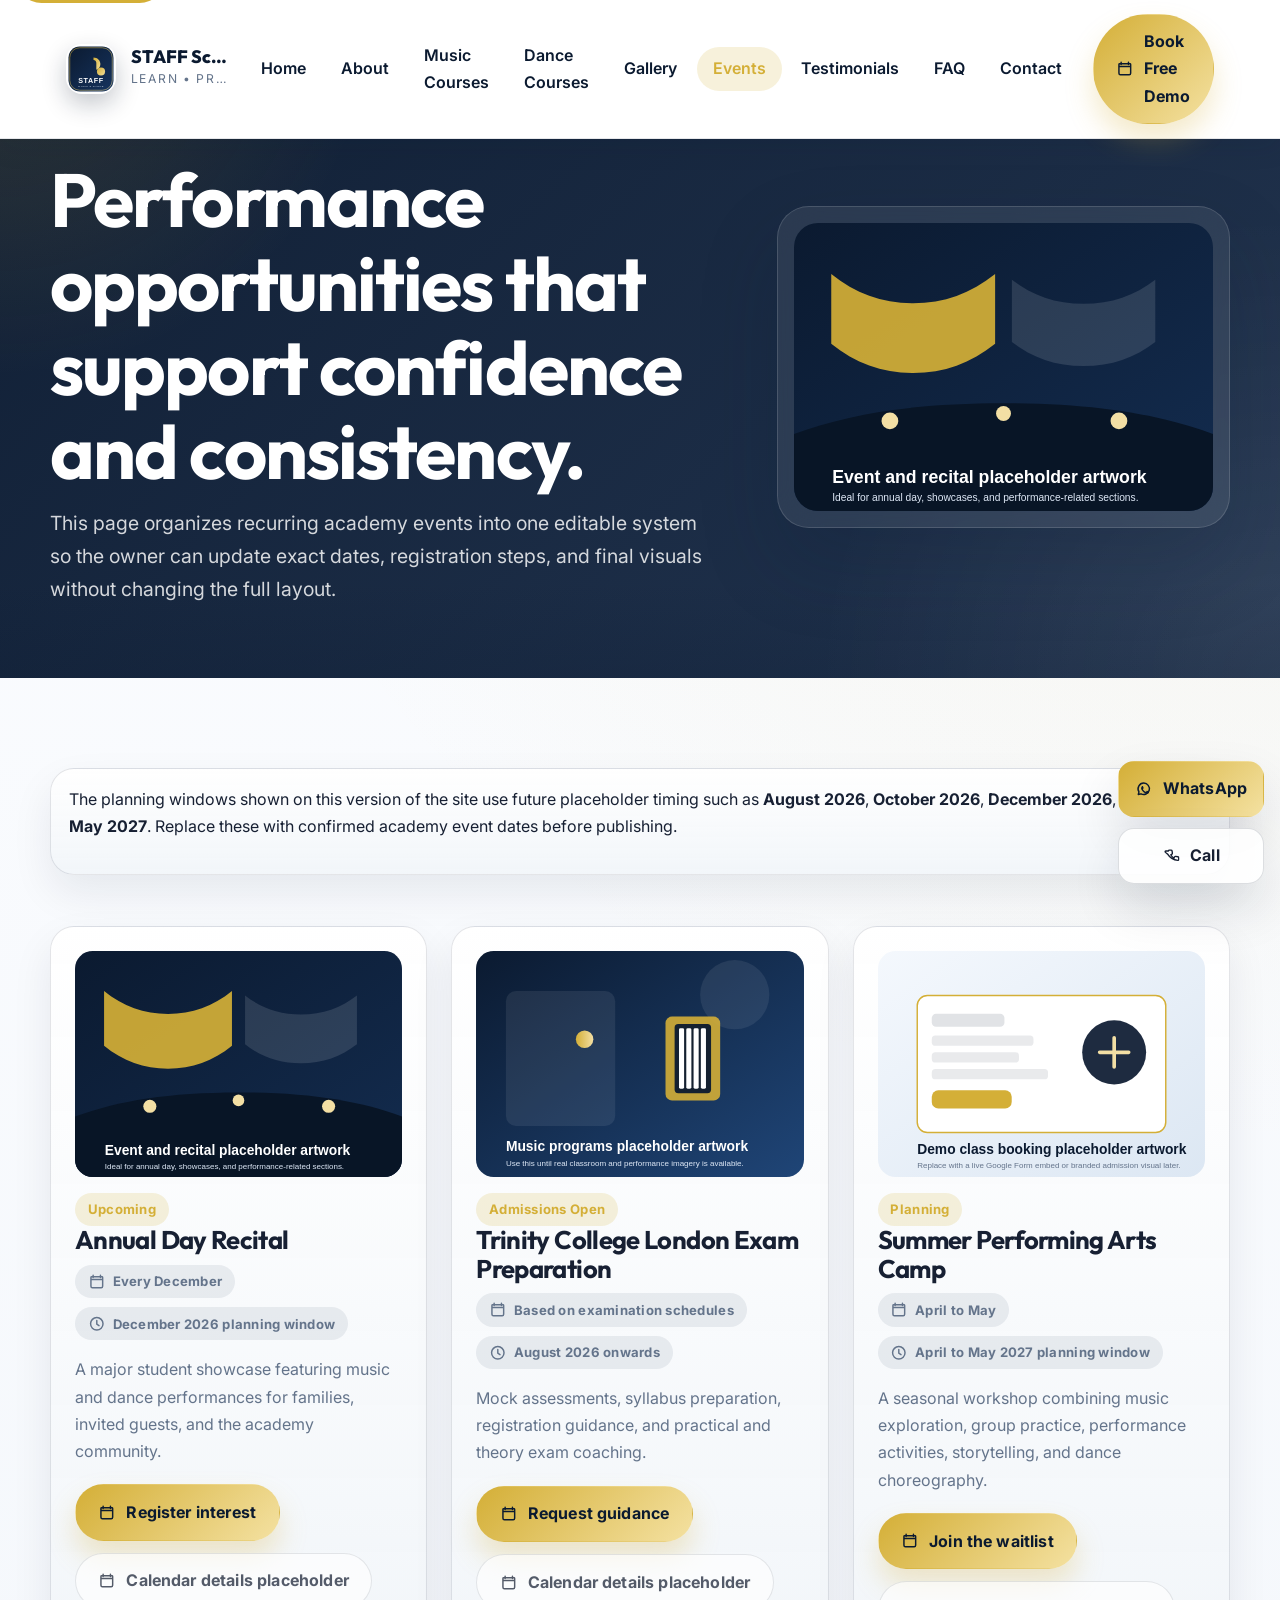
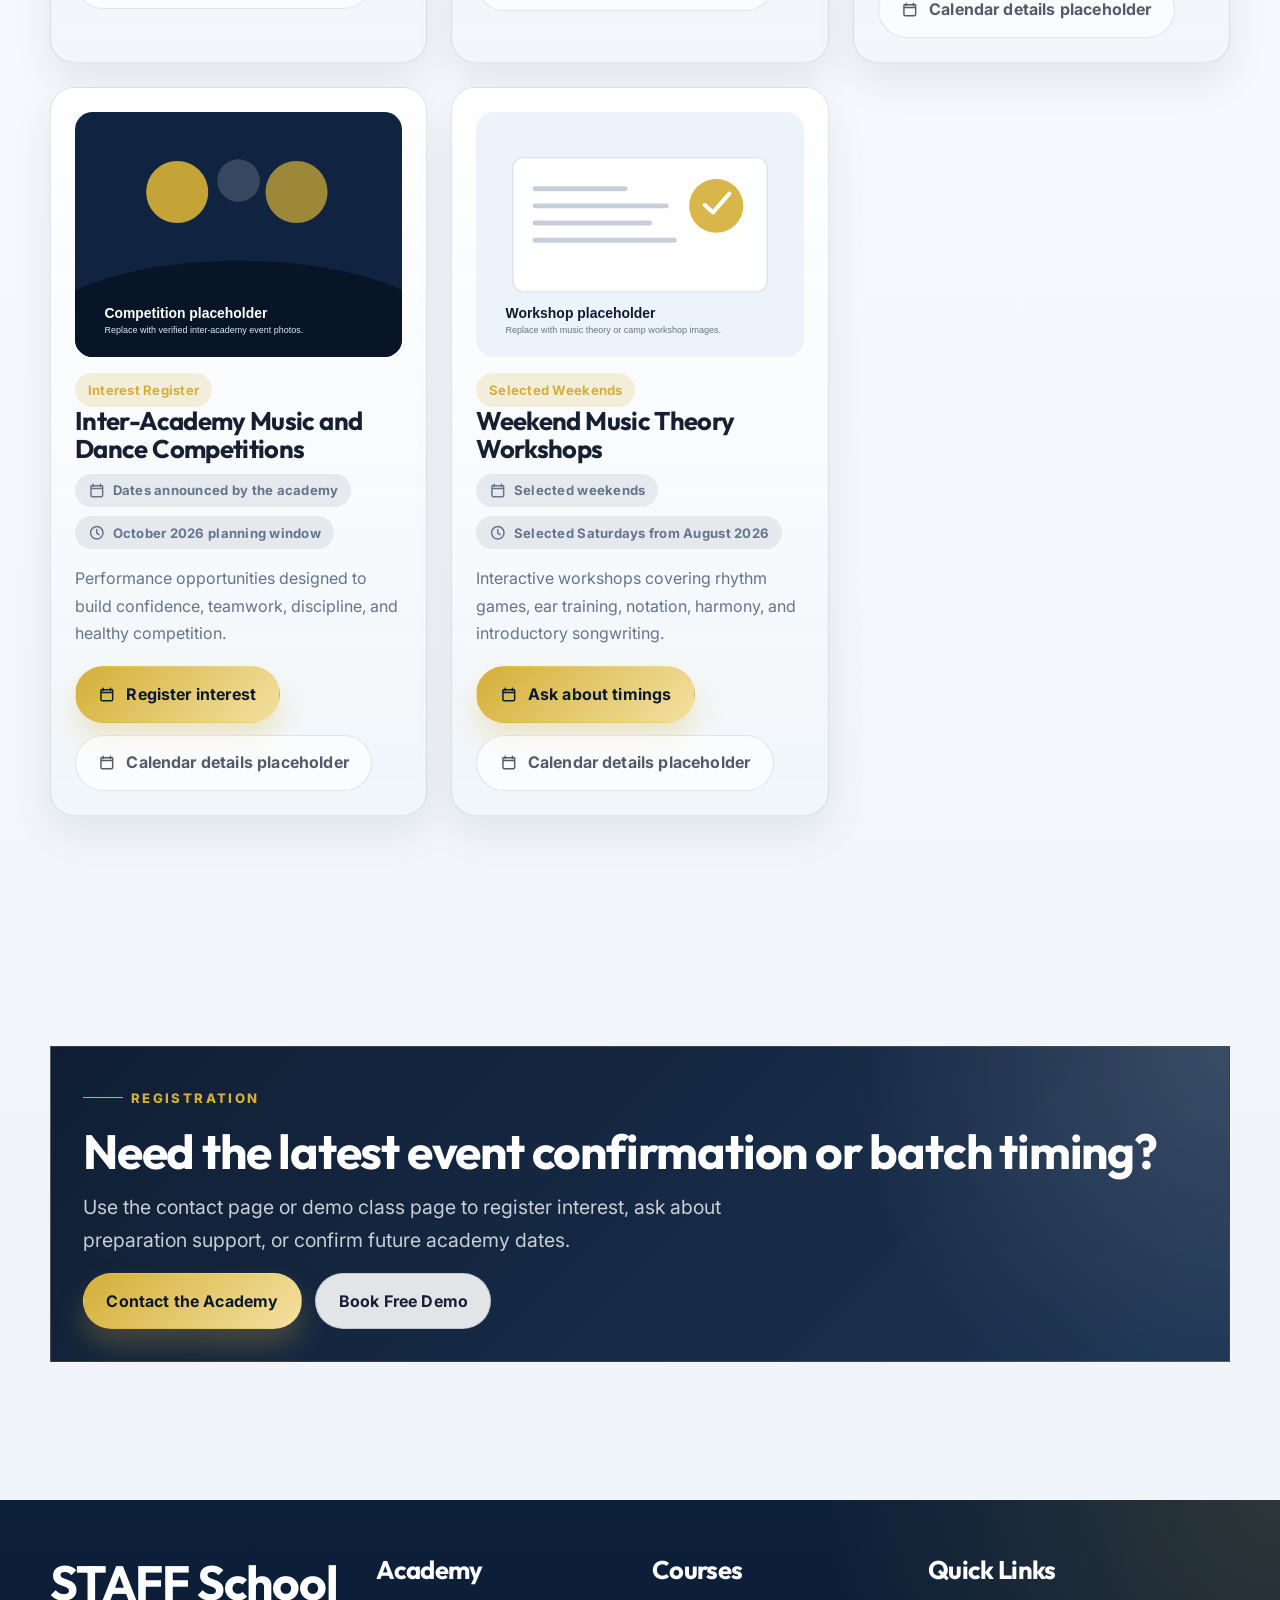
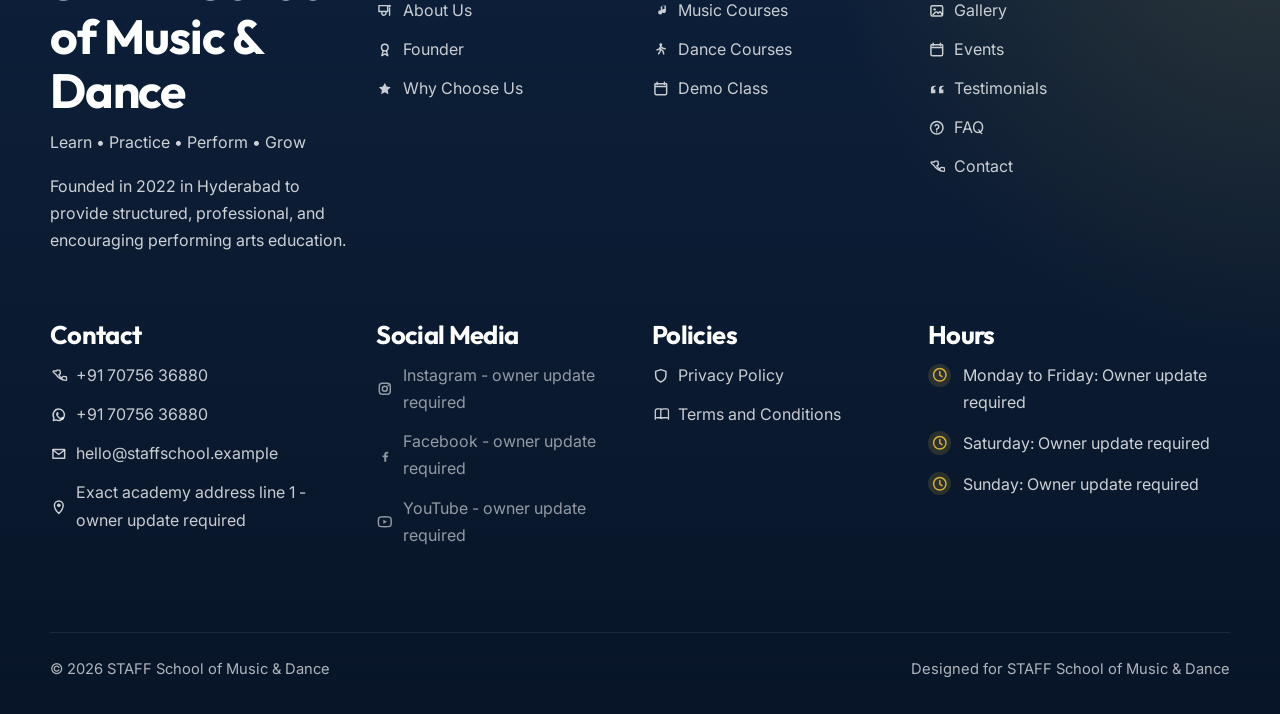
<file: events.html>
<!DOCTYPE html>
<html lang="en">
  <head>
    <meta charset="UTF-8" />
    <meta name="viewport" content="width=device-width, initial-scale=1.0" />
    <title>Events | Recitals, Workshops, Camps &amp; Competitions</title>
    <meta
      name="description"
      content="Explore annual day recitals, Trinity exam preparation, summer camps, competitions, and theory workshops at STAFF School of Music & Dance."
    />
    <!-- Replace YOUR-GITHUB-USERNAME in canonical and OG URLs before publishing. -->
    <link rel="canonical" href="https://YOUR-GITHUB-USERNAME.github.io/staff-school-website/events.html" />
    <meta property="og:title" content="Events | STAFF School of Music &amp; Dance" />
    <meta
      property="og:description"
      content="See the academy event structure for performances, workshops, camp planning, and competition readiness."
    />
    <meta property="og:type" content="website" />
    <meta property="og:url" content="https://YOUR-GITHUB-USERNAME.github.io/staff-school-website/events.html" />
    <meta
      property="og:image"
      content="https://YOUR-GITHUB-USERNAME.github.io/staff-school-website/assets/images/og-cover.svg"
    />
    <meta name="twitter:card" content="summary_large_image" />
    <meta name="twitter:title" content="Events | STAFF School of Music &amp; Dance" />
    <meta
      name="twitter:description"
      content="A clear event page for annual day recitals, workshops, theory sessions, and future camp planning."
    />
    <meta
      name="twitter:image"
      content="https://YOUR-GITHUB-USERNAME.github.io/staff-school-website/assets/images/og-cover.svg"
    />
    <link rel="preconnect" href="https://fonts.googleapis.com" />
    <link rel="preconnect" href="https://fonts.gstatic.com" crossorigin />
    <link
      href="https://fonts.googleapis.com/css2?family=Inter:wght@400;500;600;700;800&family=Outfit:wght@500;600;700;800&display=swap"
      rel="stylesheet"
    />
    <link rel="stylesheet" href="assets/css/styles.css" />
    <script src="assets/js/config.js" defer></script>
    <script src="assets/js/main.js" defer></script>
  </head>
  <body class="page-inner" data-page="events">
    <a class="skip-link" href="#main-content">Skip to content</a>
    <div data-site-header></div>

    <main id="main-content">
      <section class="page-hero">
        <div class="container hero-grid hero-grid--compact">
          <div data-reveal>
            <span class="eyebrow">Events</span>
            <h1>Performance opportunities that support confidence and consistency.</h1>
            <p class="lead">
              This page organizes recurring academy events into one editable system so the owner can update exact dates,
              registration steps, and final visuals without changing the full layout.
            </p>
          </div>
          <div class="image-card" data-reveal>
            <img
              src="assets/images/stage-recital.svg"
              alt="Illustrated placeholder representing an academy recital stage"
              width="900"
              height="620"
            />
          </div>
        </div>
      </section>

      <section class="section">
        <div class="container">
          <div class="panel info-strip" data-reveal>
            <p>
              The planning windows shown on this version of the site use future placeholder timing such as
              <strong>August 2026</strong>, <strong>October 2026</strong>, <strong>December 2026</strong>, and
              <strong>April to May 2027</strong>. Replace these with confirmed academy event dates before publishing.
            </p>
          </div>
          <div class="section-sm">
            <div data-render="events-grid"></div>
          </div>
        </div>
      </section>

      <section class="section">
        <div class="container panel-accent cta-band" data-reveal>
          <span class="eyebrow">Registration</span>
          <h2>Need the latest event confirmation or batch timing?</h2>
          <p class="lead">
            Use the contact page or demo class page to register interest, ask about preparation support, or confirm
            future academy dates.
          </p>
          <div class="button-row">
            <a class="button button-primary" href="contact.html">Contact the Academy</a>
            <a
              class="button button-secondary"
              data-bind-href="forms.demoFormUrl"
              href="demo-class.html"
              target="_blank"
              rel="noreferrer"
              >Book Free Demo</a
            >
          </div>
        </div>
      </section>
    </main>

    <div data-site-footer></div>
    <div data-floating-actions></div>
  </body>
</html>
</file>
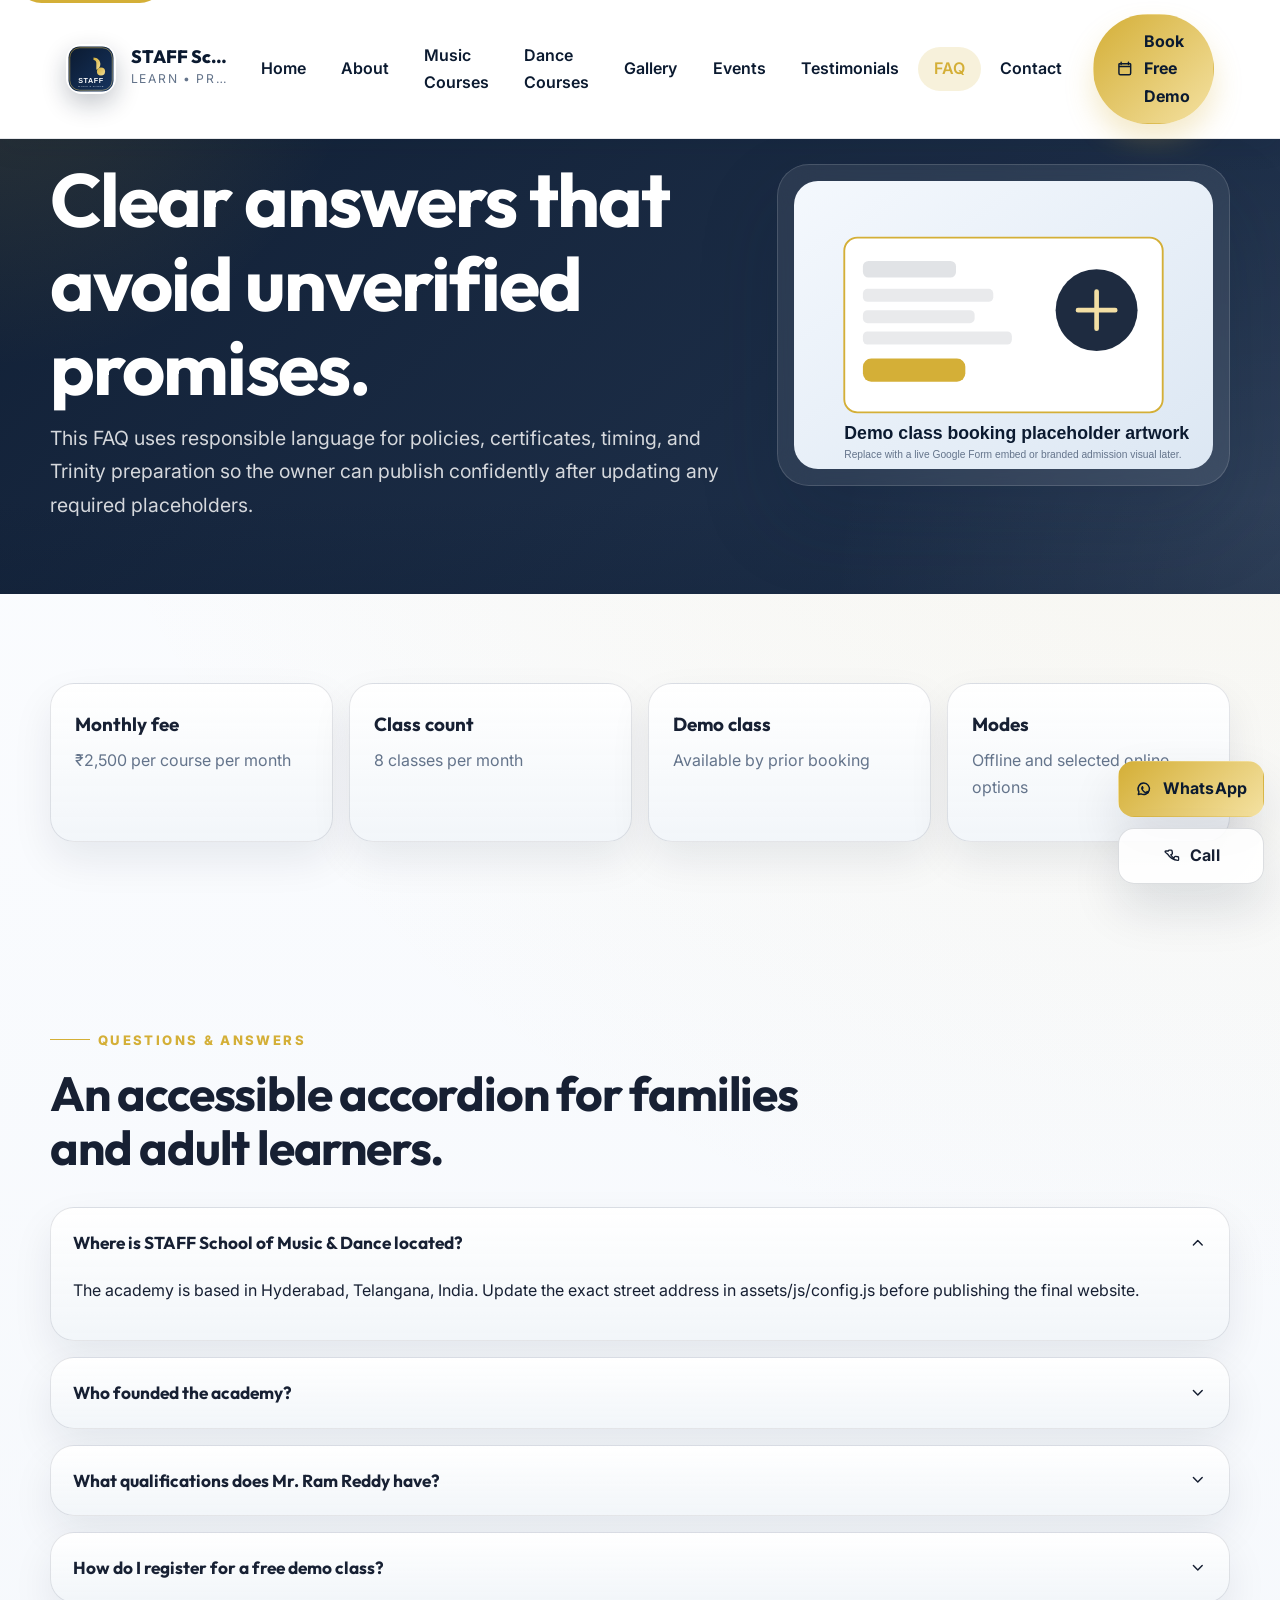
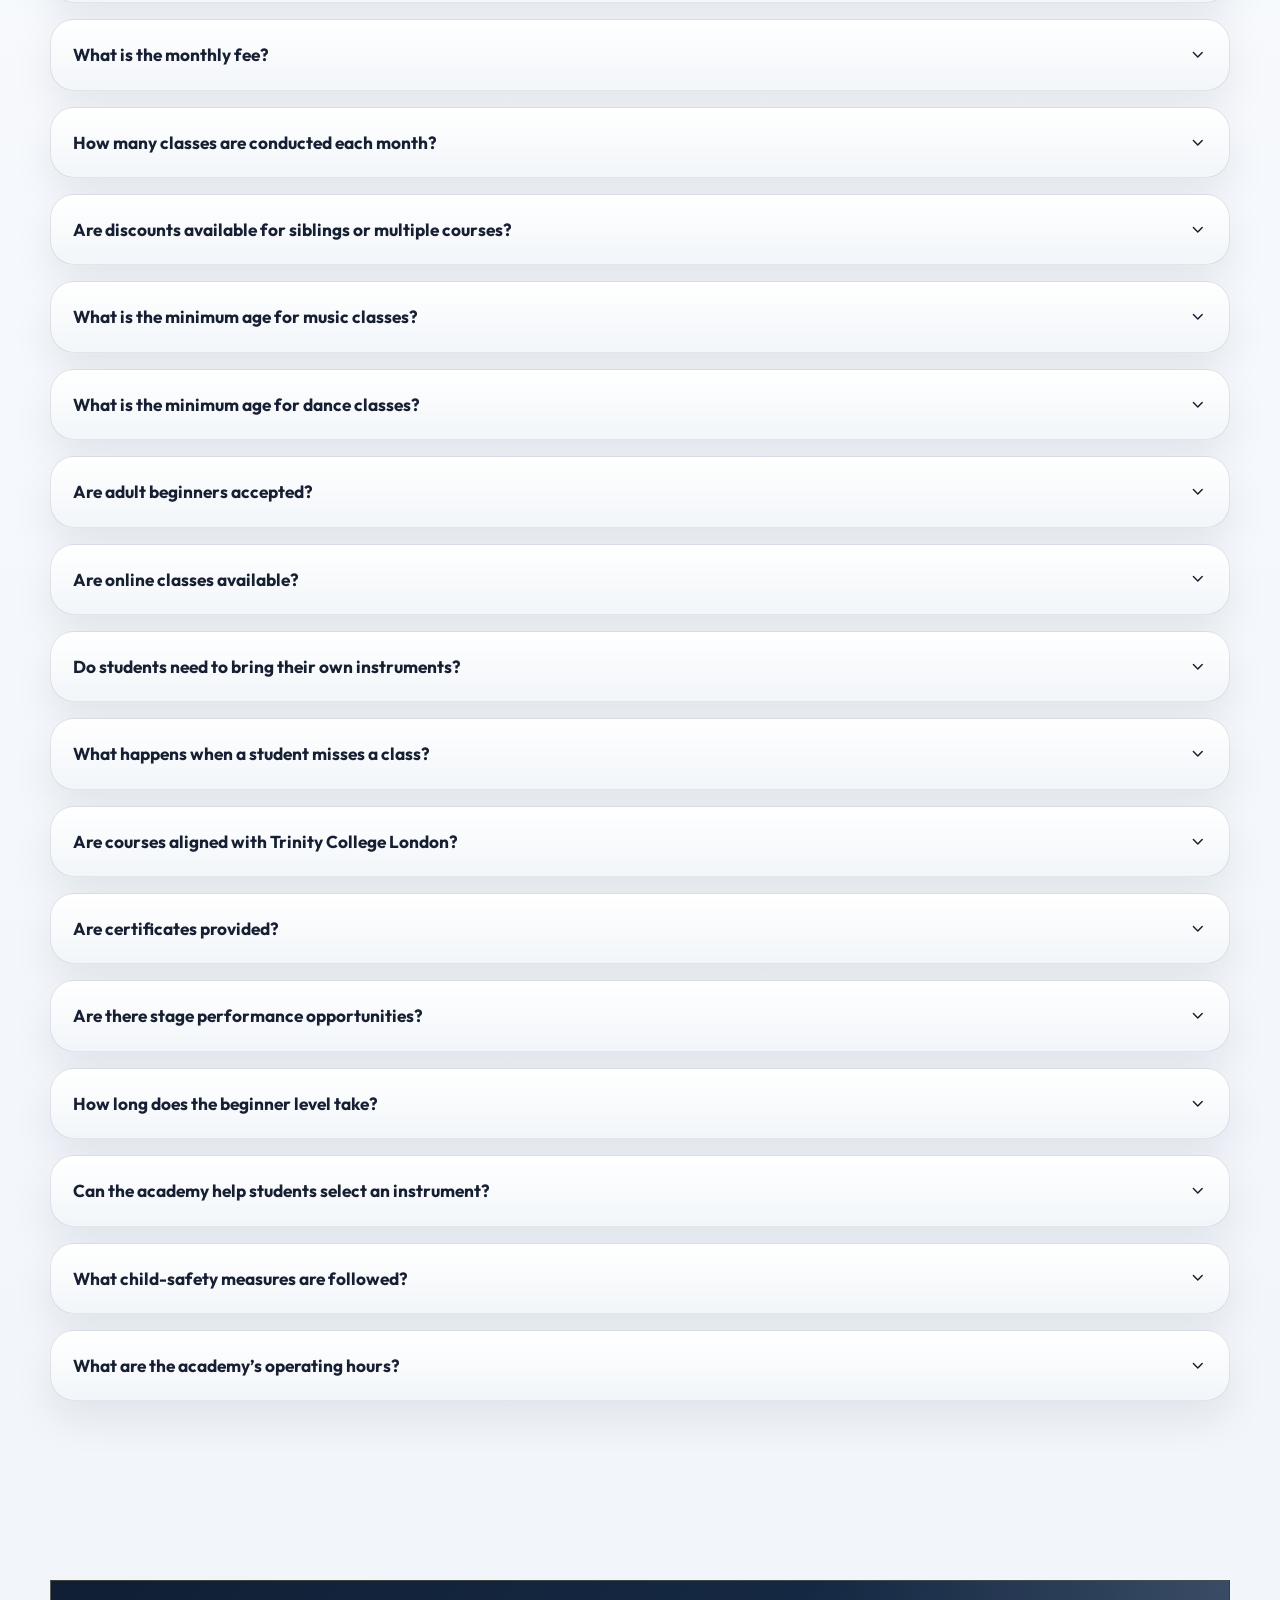
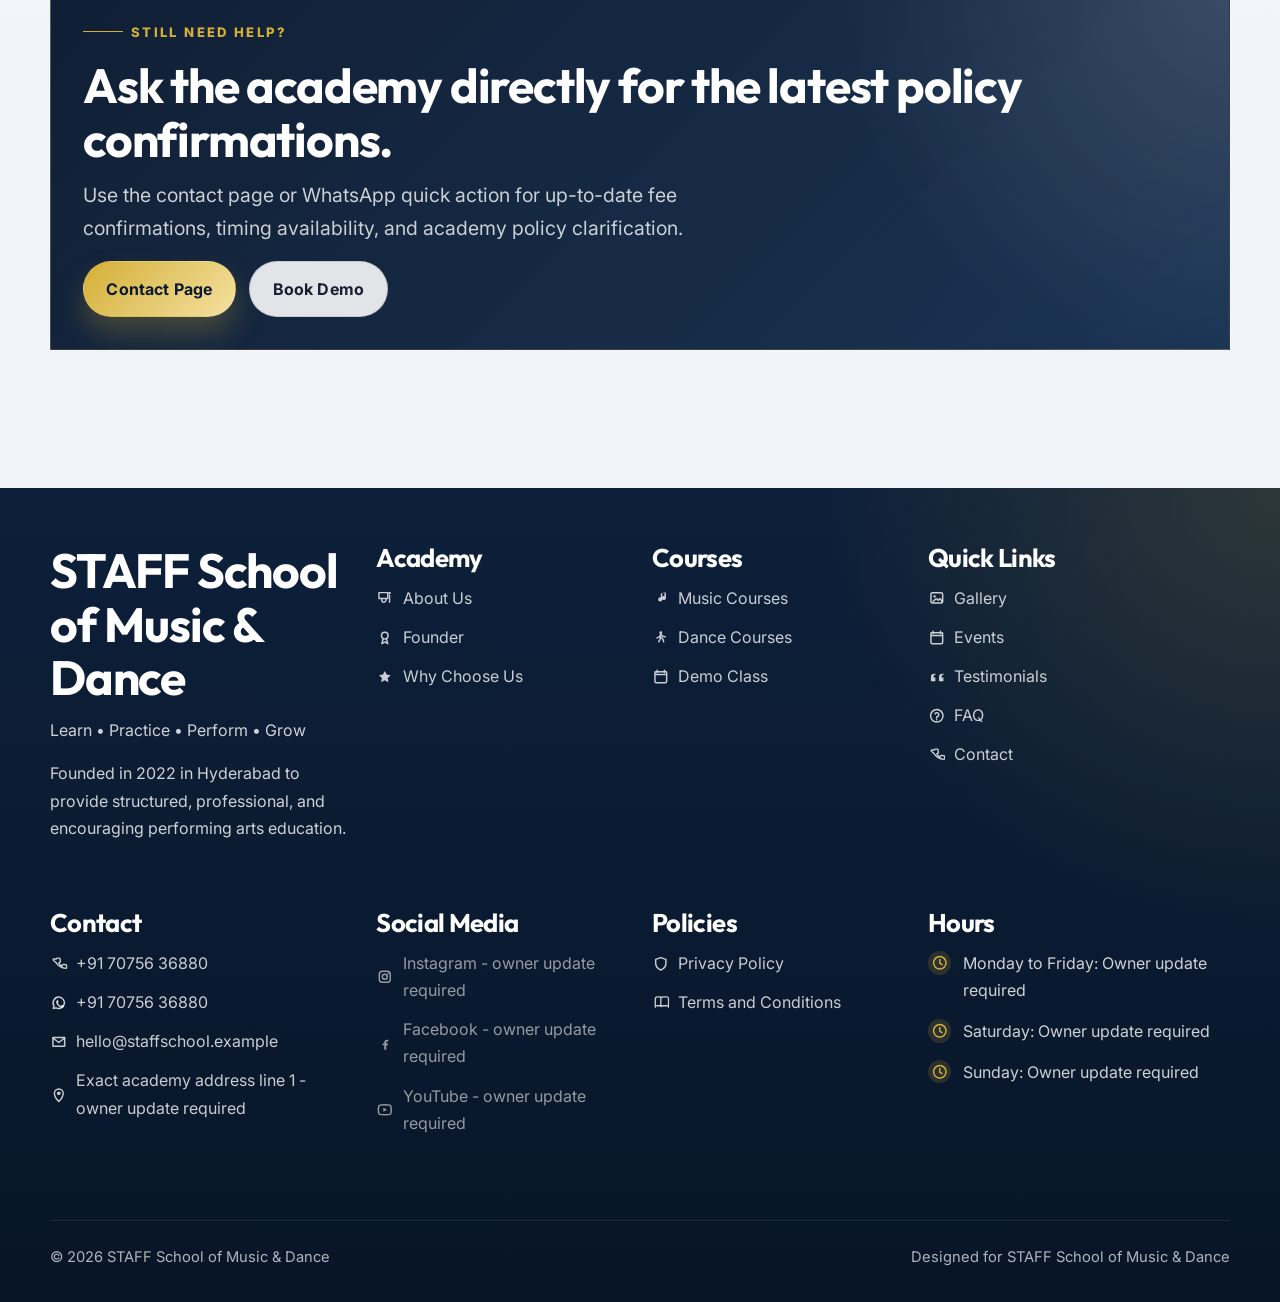
<file: faq.html>
<!DOCTYPE html>
<html lang="en">
  <head>
    <meta charset="UTF-8" />
    <meta name="viewport" content="width=device-width, initial-scale=1.0" />
    <title>FAQ | Fees, Ages, Demo Classes, Policies &amp; Timings</title>
    <meta
      name="description"
      content="Find answers about fees, class structure, ages, demo classes, policies, Trinity preparation, and contact details for STAFF School of Music & Dance."
    />
    <!-- Replace YOUR-GITHUB-USERNAME in canonical and OG URLs before publishing. -->
    <link rel="canonical" href="https://YOUR-GITHUB-USERNAME.github.io/staff-school-website/faq.html" />
    <meta property="og:title" content="FAQ | STAFF School of Music &amp; Dance" />
    <meta
      property="og:description"
      content="Responsible answers to common questions about classes, fees, demo sessions, timing, and academy policies."
    />
    <meta property="og:type" content="website" />
    <meta property="og:url" content="https://YOUR-GITHUB-USERNAME.github.io/staff-school-website/faq.html" />
    <meta
      property="og:image"
      content="https://YOUR-GITHUB-USERNAME.github.io/staff-school-website/assets/images/og-cover.svg"
    />
    <meta name="twitter:card" content="summary_large_image" />
    <meta name="twitter:title" content="FAQ | STAFF School of Music &amp; Dance" />
    <meta
      name="twitter:description"
      content="Accessible FAQ accordion for academy location, founder profile, fee structure, policies, and demo class guidance."
    />
    <meta
      name="twitter:image"
      content="https://YOUR-GITHUB-USERNAME.github.io/staff-school-website/assets/images/og-cover.svg"
    />
    <link rel="preconnect" href="https://fonts.googleapis.com" />
    <link rel="preconnect" href="https://fonts.gstatic.com" crossorigin />
    <link
      href="https://fonts.googleapis.com/css2?family=Inter:wght@400;500;600;700;800&family=Outfit:wght@500;600;700;800&display=swap"
      rel="stylesheet"
    />
    <link rel="stylesheet" href="assets/css/styles.css" />
    <script src="assets/js/config.js" defer></script>
    <script src="assets/js/main.js" defer></script>
  </head>
  <body class="page-inner" data-page="faq">
    <a class="skip-link" href="#main-content">Skip to content</a>
    <div data-site-header></div>

    <main id="main-content">
      <section class="page-hero">
        <div class="container hero-grid hero-grid--compact">
          <div data-reveal>
            <span class="eyebrow">FAQ</span>
            <h1>Clear answers that avoid unverified promises.</h1>
            <p class="lead">
              This FAQ uses responsible language for policies, certificates, timing, and Trinity preparation so the
              owner can publish confidently after updating any required placeholders.
            </p>
          </div>
          <div class="image-card" data-reveal>
            <img
              src="assets/images/demo-class.svg"
              alt="Illustrated placeholder representing academy enquiry and demo planning"
              width="900"
              height="620"
            />
          </div>
        </div>
      </section>

      <section class="section">
        <div class="container">
          <div class="meta-grid">
            <article class="panel info-card" data-reveal>
              <strong>Monthly fee</strong>
              <p>₹2,500 per course per month</p>
            </article>
            <article class="panel info-card" data-reveal>
              <strong>Class count</strong>
              <p>8 classes per month</p>
            </article>
            <article class="panel info-card" data-reveal>
              <strong>Demo class</strong>
              <p>Available by prior booking</p>
            </article>
            <article class="panel info-card" data-reveal>
              <strong>Modes</strong>
              <p>Offline and selected online options</p>
            </article>
          </div>
        </div>
      </section>

      <section class="section">
        <div class="container">
          <div class="section-head" data-reveal>
            <span class="eyebrow">Questions &amp; Answers</span>
            <h2>An accessible accordion for families and adult learners.</h2>
          </div>
          <div data-render="faq-list"></div>
        </div>
      </section>

      <section class="section">
        <div class="container panel-accent cta-band" data-reveal>
          <span class="eyebrow">Still Need Help?</span>
          <h2>Ask the academy directly for the latest policy confirmations.</h2>
          <p class="lead">
            Use the contact page or WhatsApp quick action for up-to-date fee confirmations, timing availability, and
            academy policy clarification.
          </p>
          <div class="button-row">
            <a class="button button-primary" href="contact.html">Contact Page</a>
            <a
              class="button button-secondary"
              data-bind-href="forms.demoFormUrl"
              href="demo-class.html"
              target="_blank"
              rel="noreferrer"
              >Book Demo</a
            >
          </div>
        </div>
      </section>
    </main>

    <div data-site-footer></div>
    <div data-floating-actions></div>
  </body>
</html>
</file>
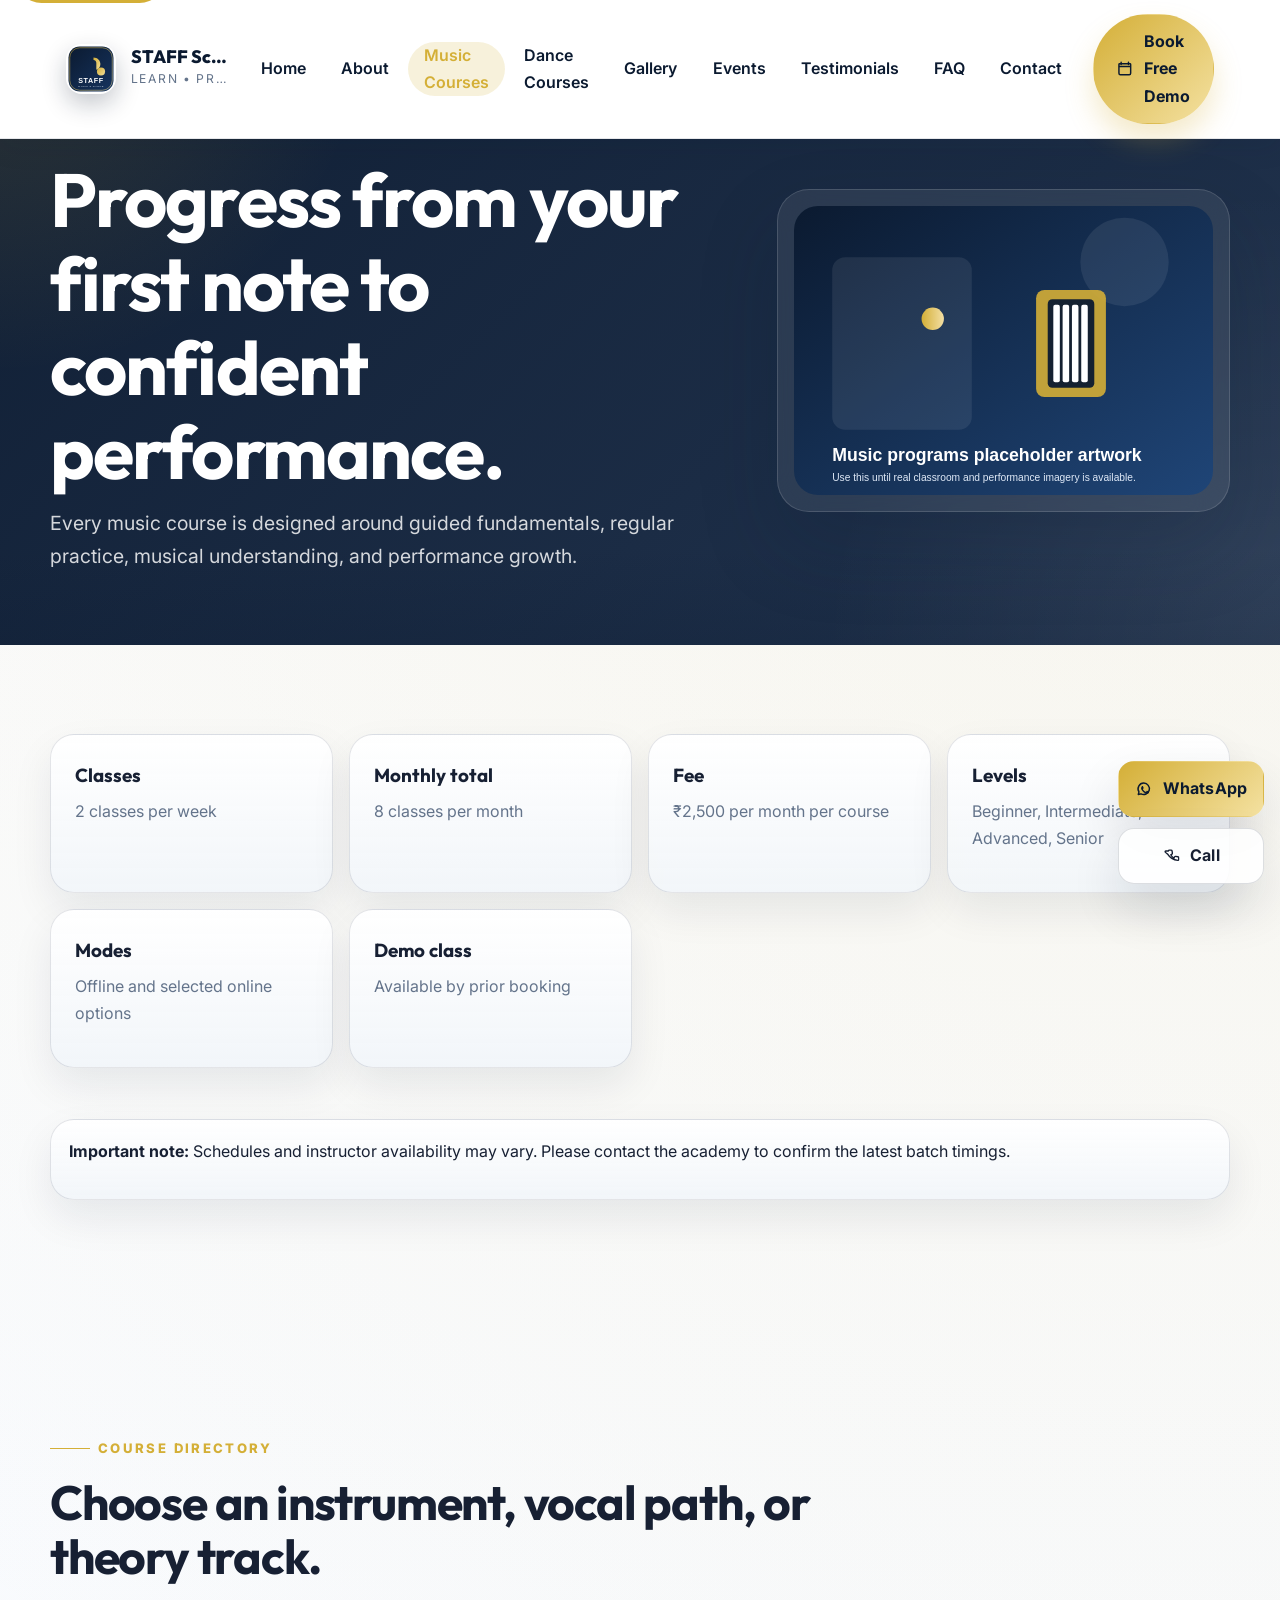
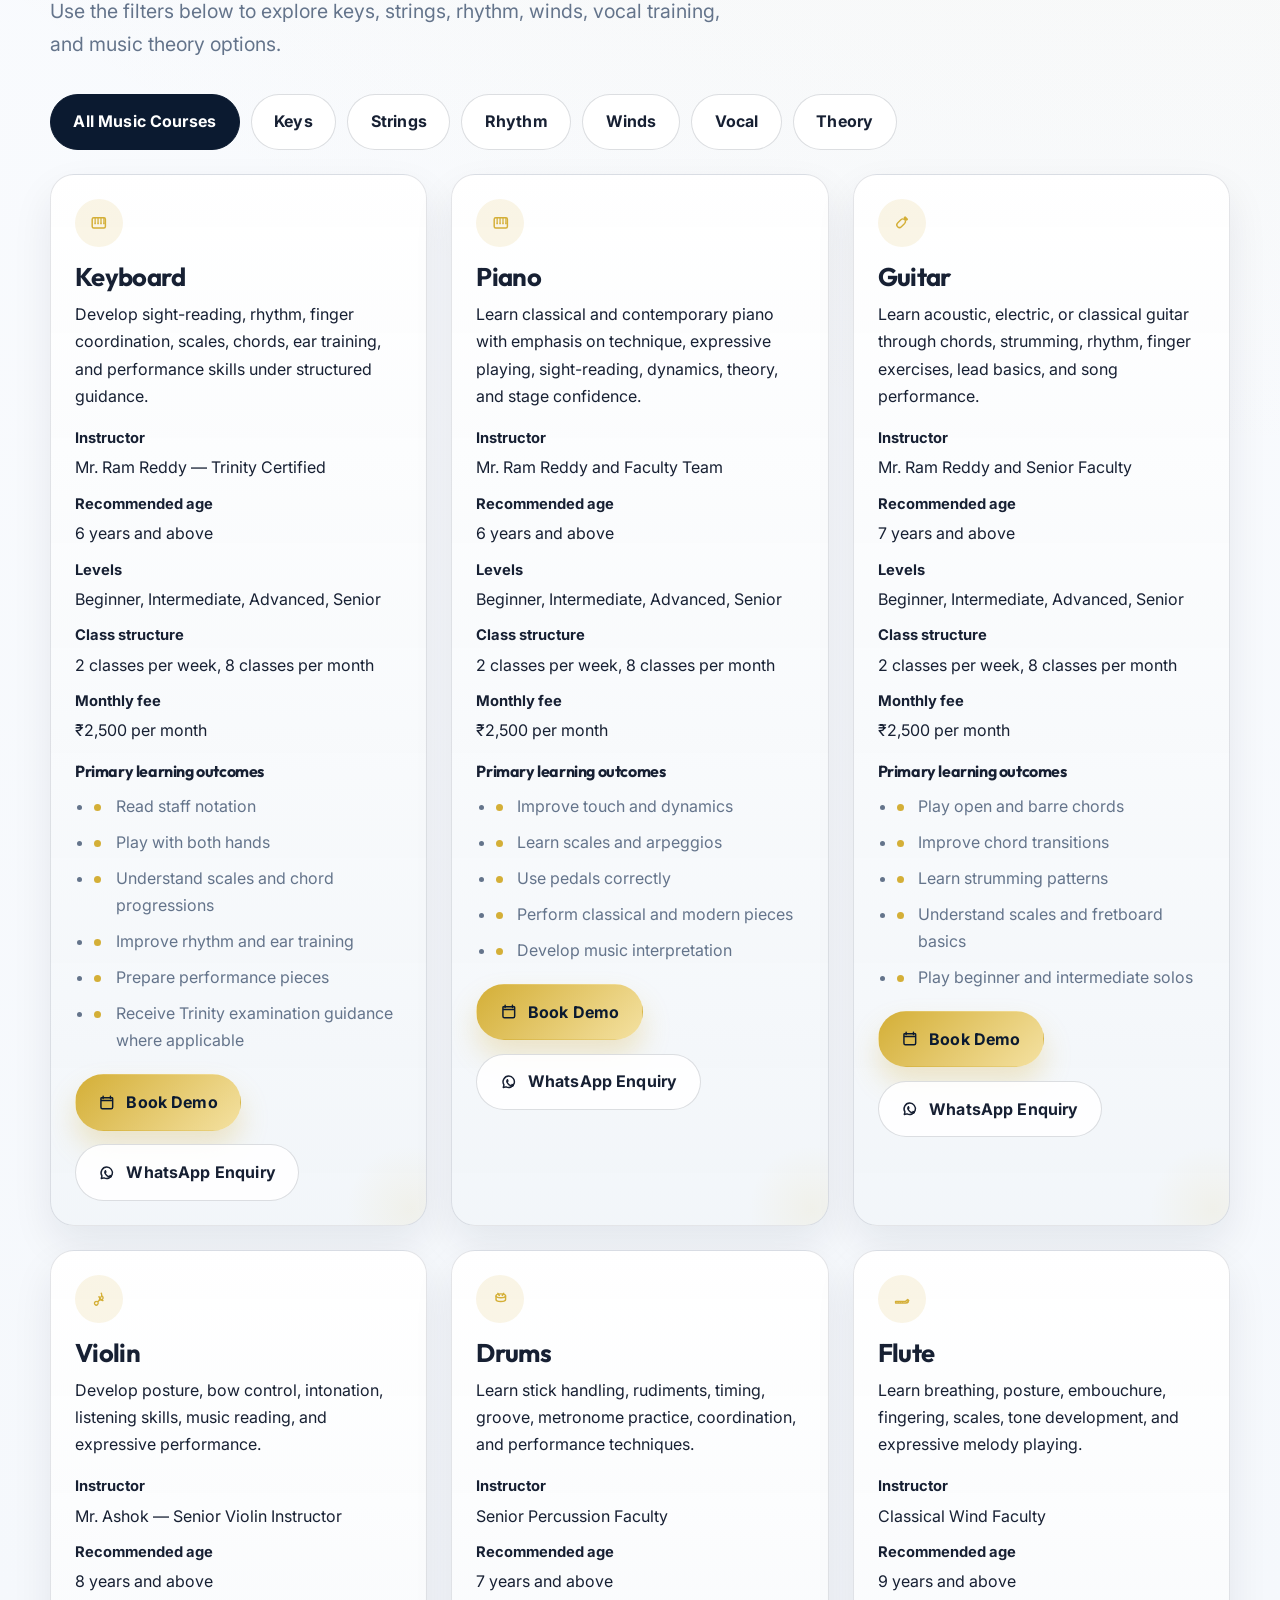
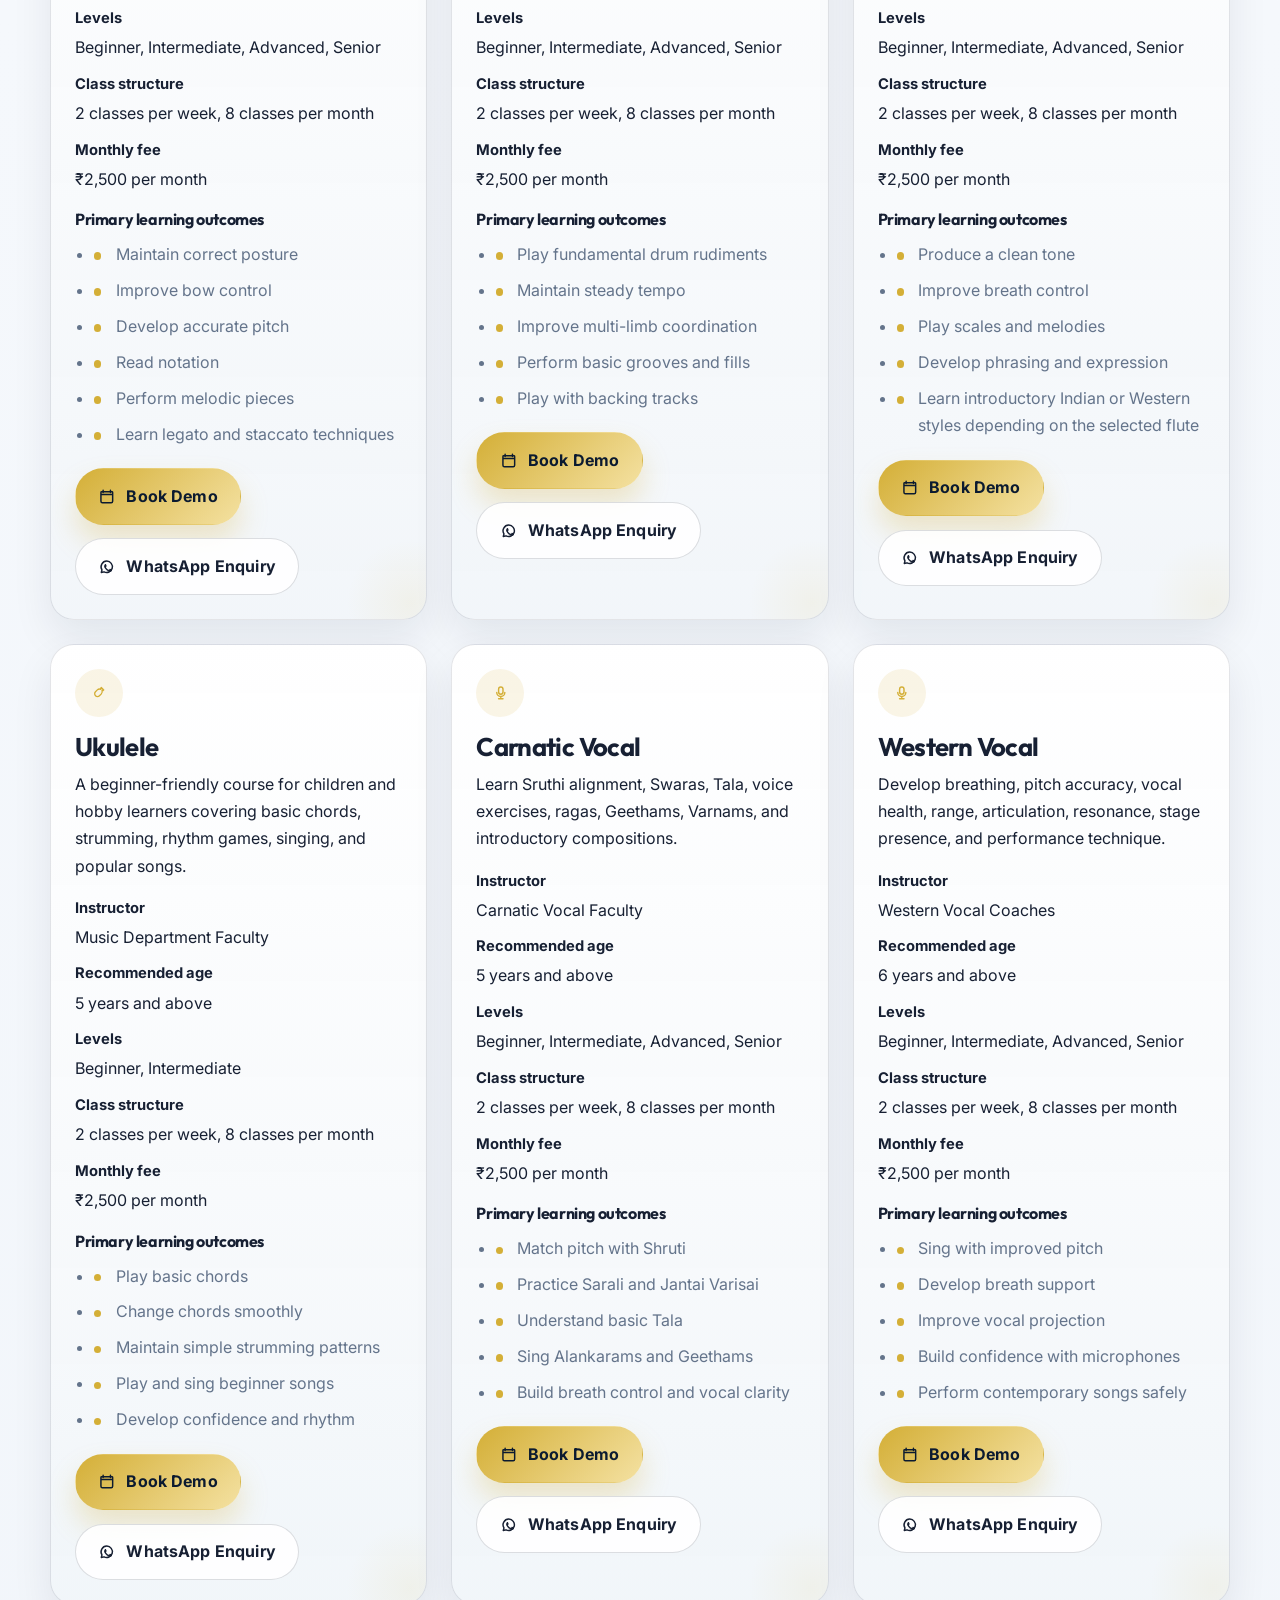
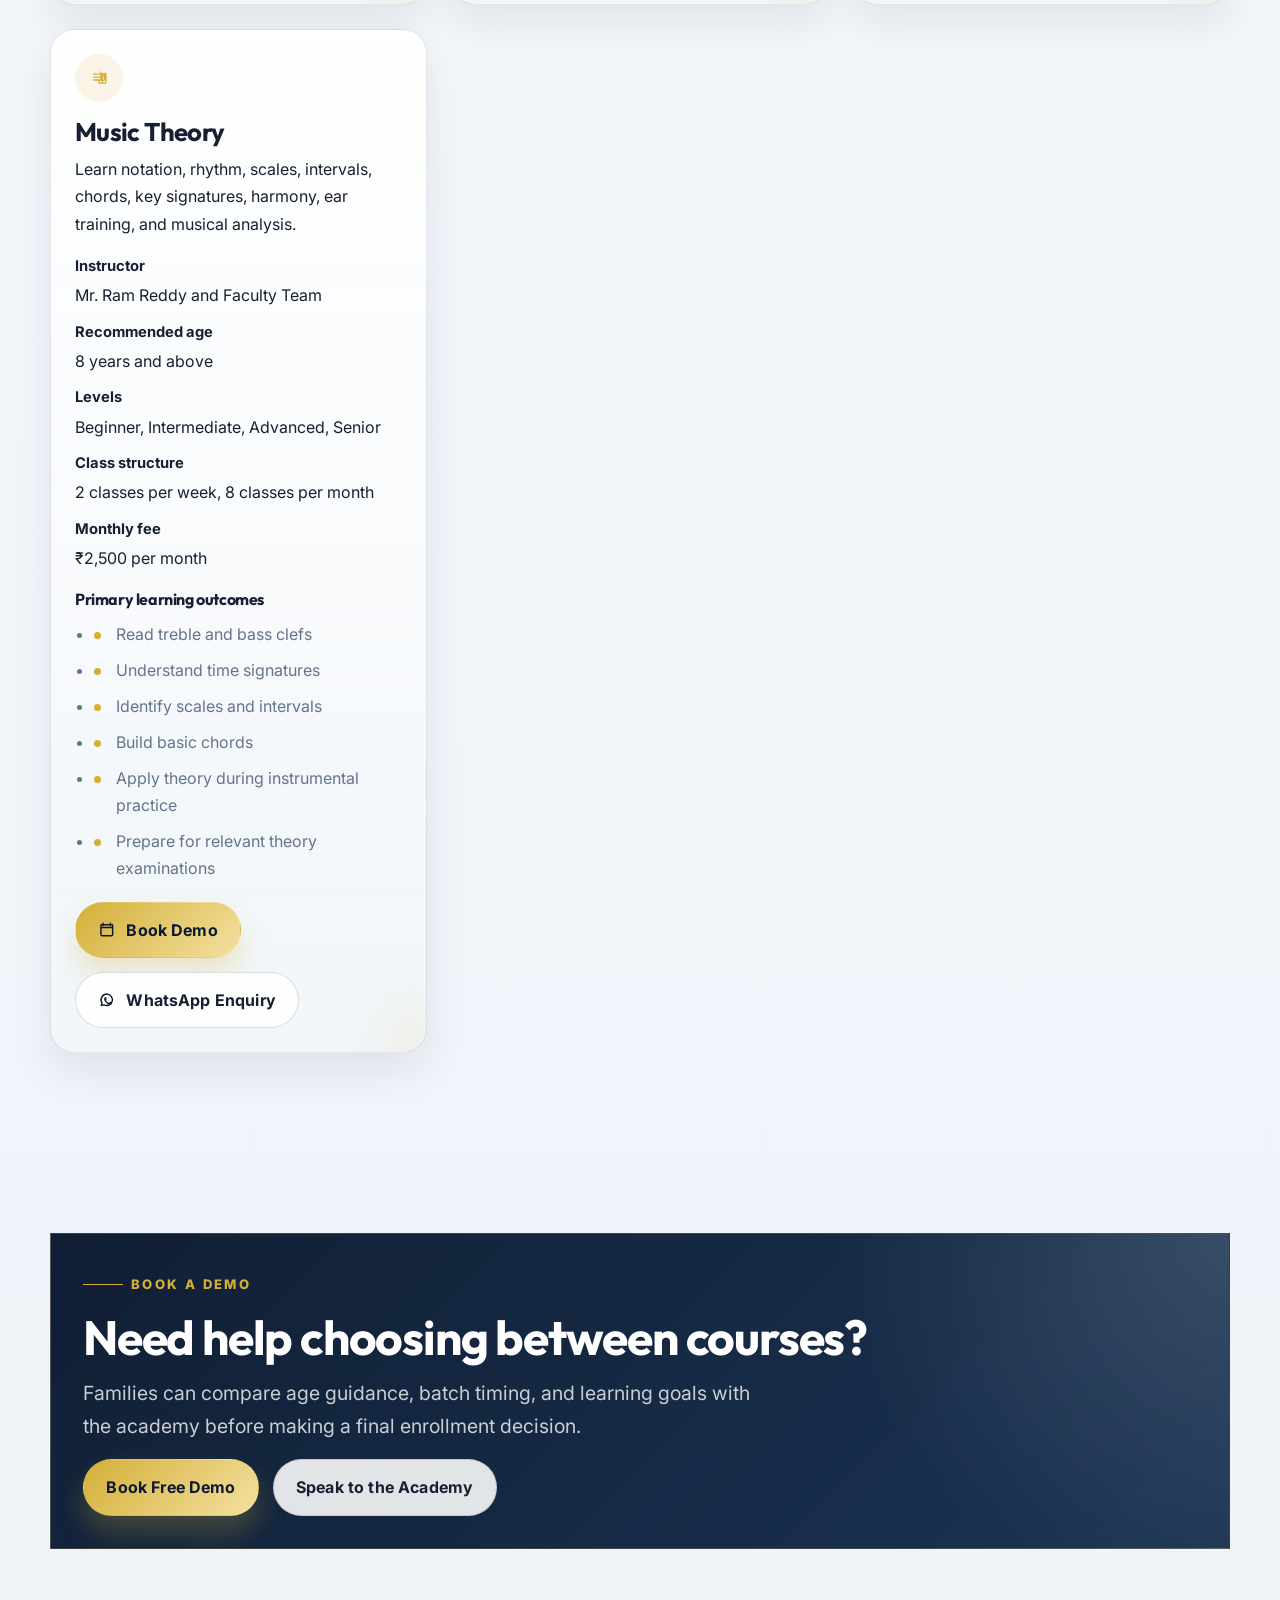
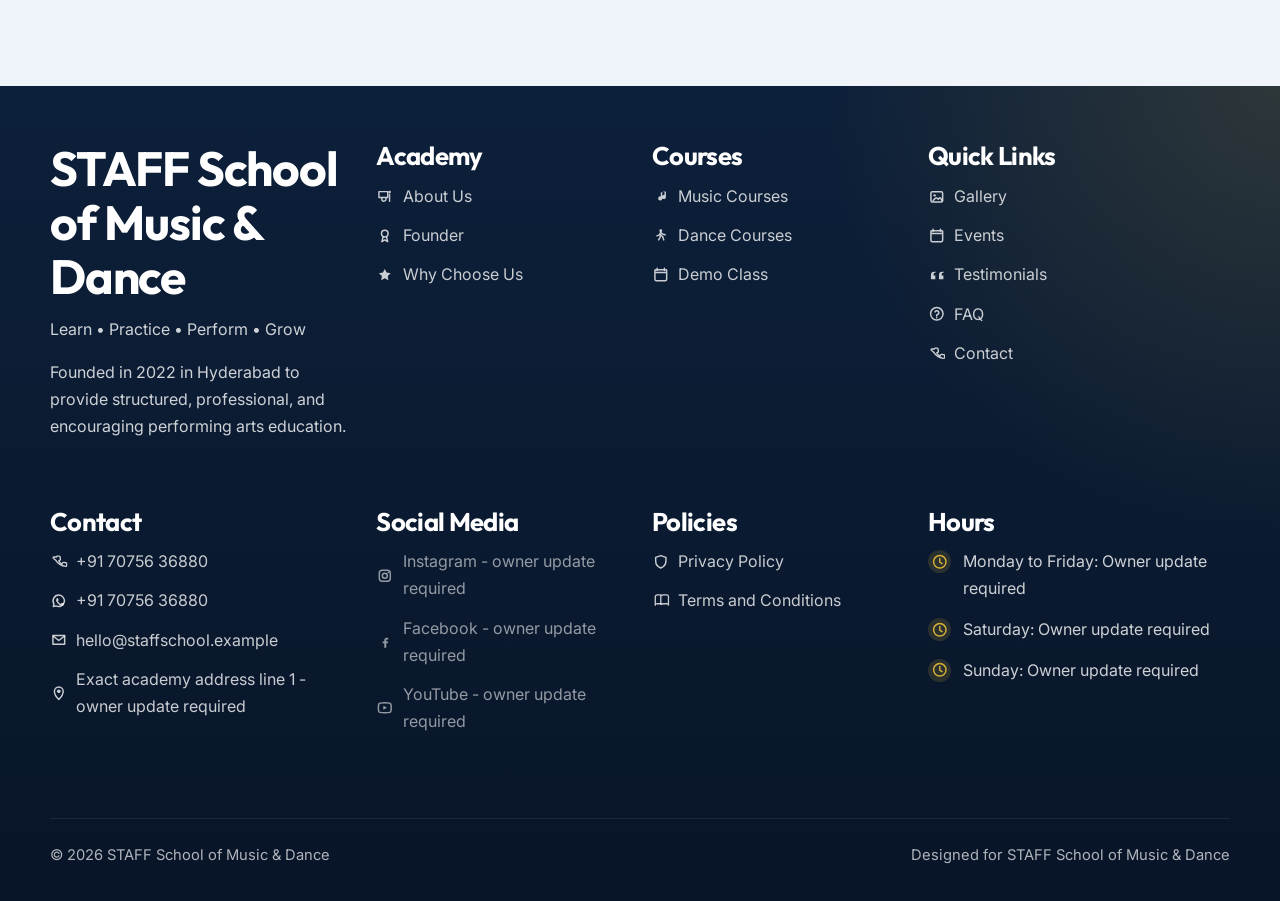
<file: music-courses.html>
<!DOCTYPE html>
<html lang="en">
  <head>
    <meta charset="UTF-8" />
    <meta name="viewport" content="width=device-width, initial-scale=1.0" />
    <title>Music Courses | Keyboard, Piano, Guitar, Violin, Vocal &amp; Theory Training</title>
    <meta
      name="description"
      content="Explore keyboard, piano, guitar, violin, drums, flute, ukulele, vocal, and music theory courses at STAFF School of Music & Dance."
    />
    <!-- Replace YOUR-GITHUB-USERNAME in canonical and OG URLs before publishing. -->
    <link rel="canonical" href="https://YOUR-GITHUB-USERNAME.github.io/staff-school-website/music-courses.html" />
    <meta property="og:title" content="Music Courses at STAFF School of Music &amp; Dance" />
    <meta
      property="og:description"
      content="Structured music training in Hyderabad across instruments, vocals, and theory for beginner to senior learners."
    />
    <meta property="og:type" content="website" />
    <meta
      property="og:url"
      content="https://YOUR-GITHUB-USERNAME.github.io/staff-school-website/music-courses.html"
    />
    <meta
      property="og:image"
      content="https://YOUR-GITHUB-USERNAME.github.io/staff-school-website/assets/images/og-cover.svg"
    />
    <meta name="twitter:card" content="summary_large_image" />
    <meta name="twitter:title" content="Music Courses at STAFF School of Music &amp; Dance" />
    <meta
      name="twitter:description"
      content="From keyboard to Carnatic vocal, explore structured music learning for children, teenagers, and adults."
    />
    <meta
      name="twitter:image"
      content="https://YOUR-GITHUB-USERNAME.github.io/staff-school-website/assets/images/og-cover.svg"
    />
    <link rel="preconnect" href="https://fonts.googleapis.com" />
    <link rel="preconnect" href="https://fonts.gstatic.com" crossorigin />
    <link
      href="https://fonts.googleapis.com/css2?family=Inter:wght@400;500;600;700;800&family=Outfit:wght@500;600;700;800&display=swap"
      rel="stylesheet"
    />
    <link rel="stylesheet" href="assets/css/styles.css" />
    <script src="assets/js/config.js" defer></script>
    <script src="assets/js/main.js" defer></script>
  </head>
  <body class="page-inner" data-page="music-courses">
    <a class="skip-link" href="#main-content">Skip to content</a>
    <div data-site-header></div>

    <main id="main-content">
      <section class="page-hero">
        <div class="container hero-grid hero-grid--compact">
          <div data-reveal>
            <span class="eyebrow">Music Courses</span>
            <h1>Progress from your first note to confident performance.</h1>
            <p class="lead">
              Every music course is designed around guided fundamentals, regular practice, musical understanding, and
              performance growth.
            </p>
          </div>
          <div class="image-card" data-reveal>
            <img
              src="assets/images/music-programs.svg"
              alt="Illustrated placeholder representing the academy's music programs"
              width="900"
              height="620"
            />
          </div>
        </div>
      </section>

      <section class="section">
        <div class="container">
          <div class="meta-grid">
            <article class="panel info-card" data-reveal>
              <strong>Classes</strong>
              <p>2 classes per week</p>
            </article>
            <article class="panel info-card" data-reveal>
              <strong>Monthly total</strong>
              <p>8 classes per month</p>
            </article>
            <article class="panel info-card" data-reveal>
              <strong>Fee</strong>
              <p>₹2,500 per month per course</p>
            </article>
            <article class="panel info-card" data-reveal>
              <strong>Levels</strong>
              <p>Beginner, Intermediate, Advanced, Senior</p>
            </article>
            <article class="panel info-card" data-reveal>
              <strong>Modes</strong>
              <p>Offline and selected online options</p>
            </article>
            <article class="panel info-card" data-reveal>
              <strong>Demo class</strong>
              <p>Available by prior booking</p>
            </article>
          </div>
          <div class="section-sm">
            <div class="panel info-strip" data-reveal>
              <p>
                <strong>Important note:</strong> Schedules and instructor availability may vary. Please contact the
                academy to confirm the latest batch timings.
              </p>
            </div>
          </div>
        </div>
      </section>

      <section class="section">
        <div class="container">
          <div class="section-head" data-reveal>
            <span class="eyebrow">Course Directory</span>
            <h2>Choose an instrument, vocal path, or theory track.</h2>
            <p class="lead">
              Use the filters below to explore keys, strings, rhythm, winds, vocal training, and music theory
              options.
            </p>
          </div>
          <div data-render="music-course-filters"></div>
          <div data-render="music-course-grid"></div>
        </div>
      </section>

      <section class="section">
        <div class="container panel-accent cta-band" data-reveal>
          <span class="eyebrow">Book a Demo</span>
          <h2>Need help choosing between courses?</h2>
          <p class="lead">
            Families can compare age guidance, batch timing, and learning goals with the academy before making a final
            enrollment decision.
          </p>
          <div class="button-row">
            <a
              class="button button-primary"
              data-bind-href="forms.demoFormUrl"
              href="demo-class.html"
              target="_blank"
              rel="noreferrer"
              >Book Free Demo</a
            >
            <a class="button button-secondary" href="contact.html">Speak to the Academy</a>
          </div>
        </div>
      </section>
    </main>

    <div data-site-footer></div>
    <div data-floating-actions></div>
  </body>
</html>
</file>
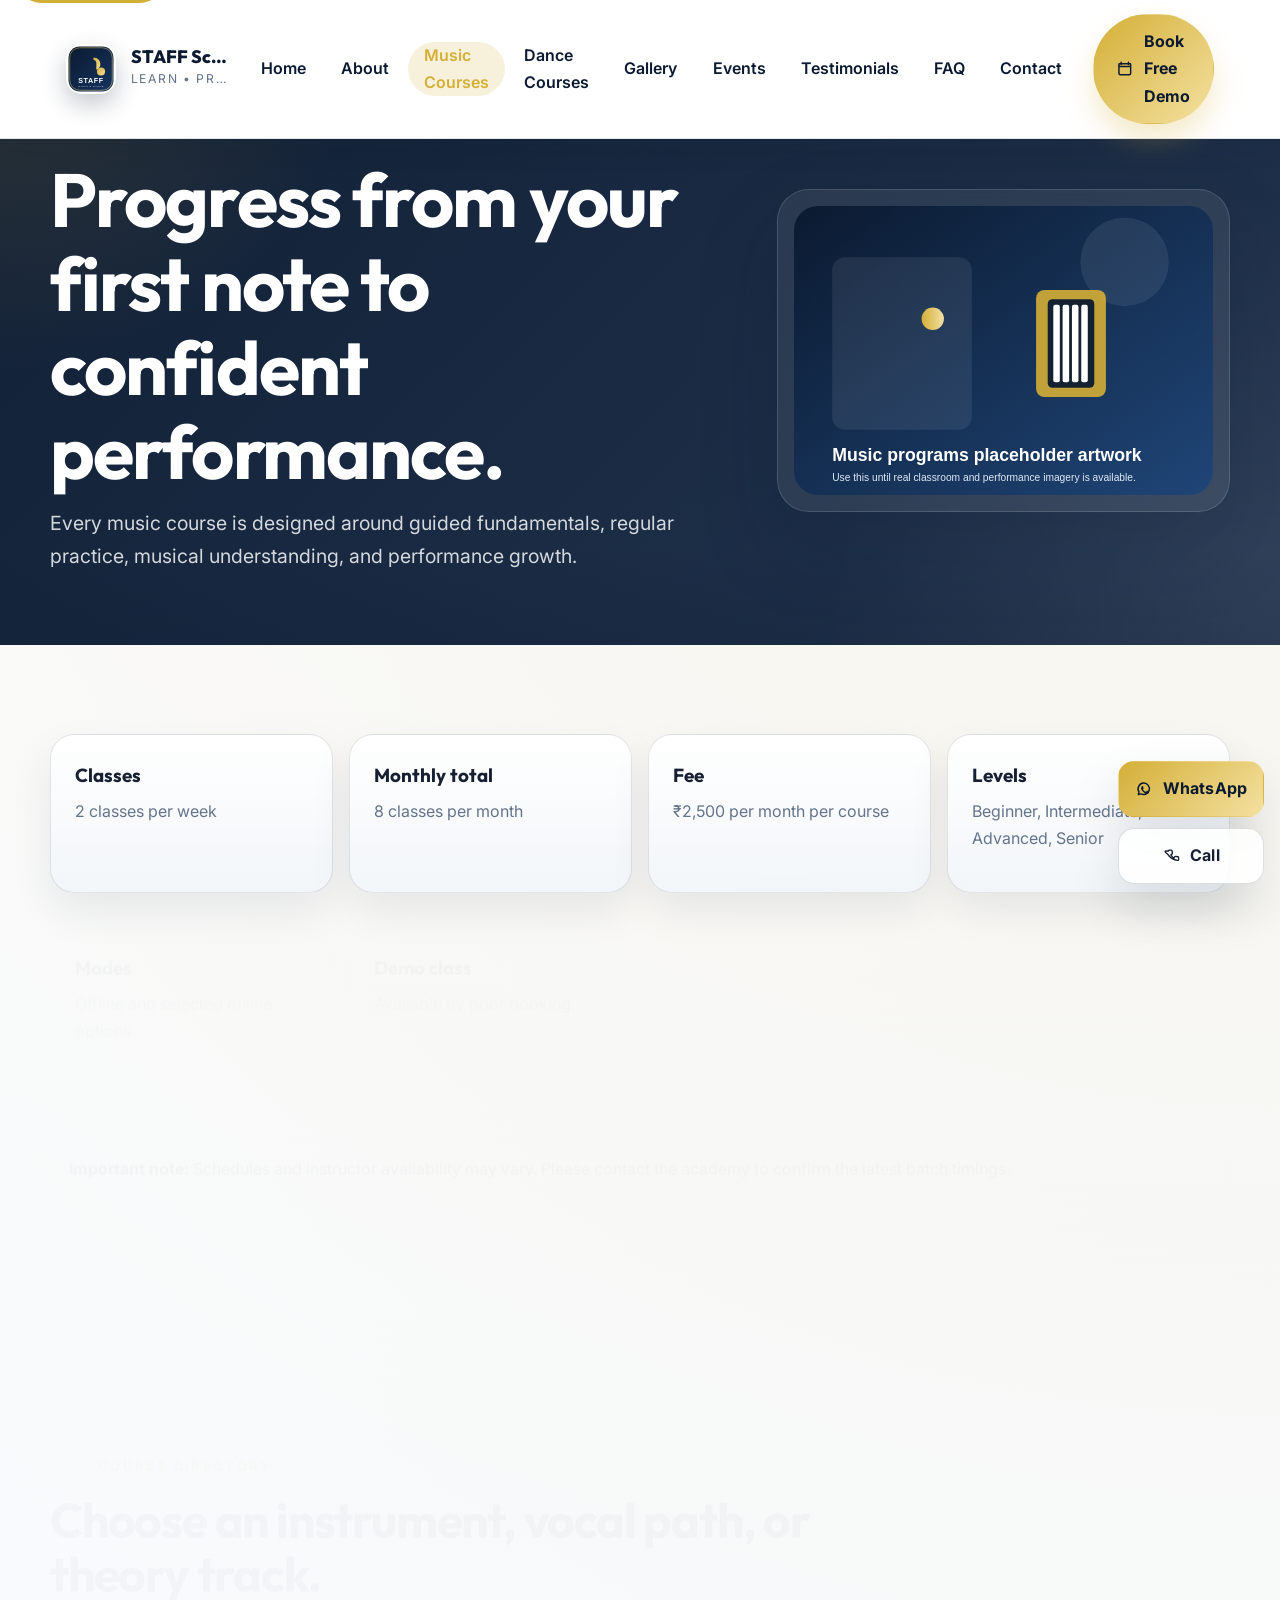
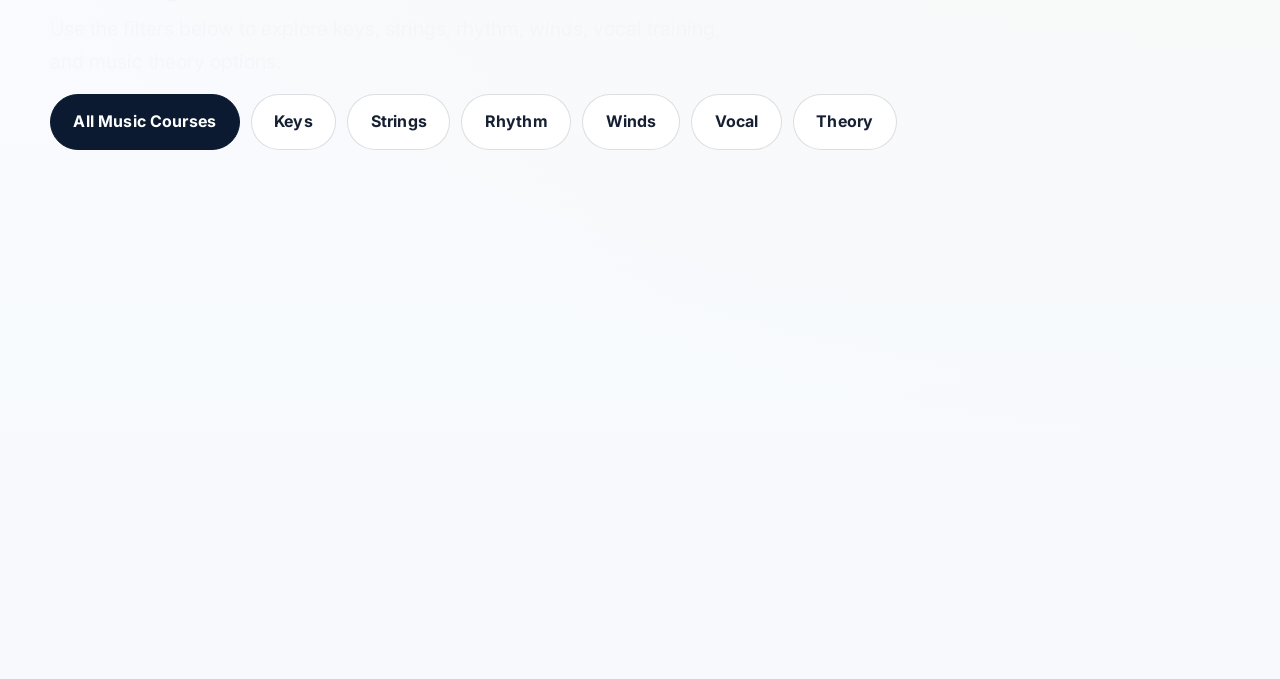
<file: music.html>
<!DOCTYPE html>
<html lang="en">
  <head>
    <meta charset="UTF-8" />
    <meta http-equiv="refresh" content="0; url=music-courses.html" />
    <meta name="viewport" content="width=device-width, initial-scale=1.0" />
    <title>Music Courses Redirect | STAFF School of Music &amp; Dance</title>
    <link rel="canonical" href="https://YOUR-GITHUB-USERNAME.github.io/staff-school-website/music-courses.html" />
  </head>
  <body>
    <p>This page has moved to <a href="music-courses.html">music-courses.html</a>.</p>
  </body>
</html>
</file>
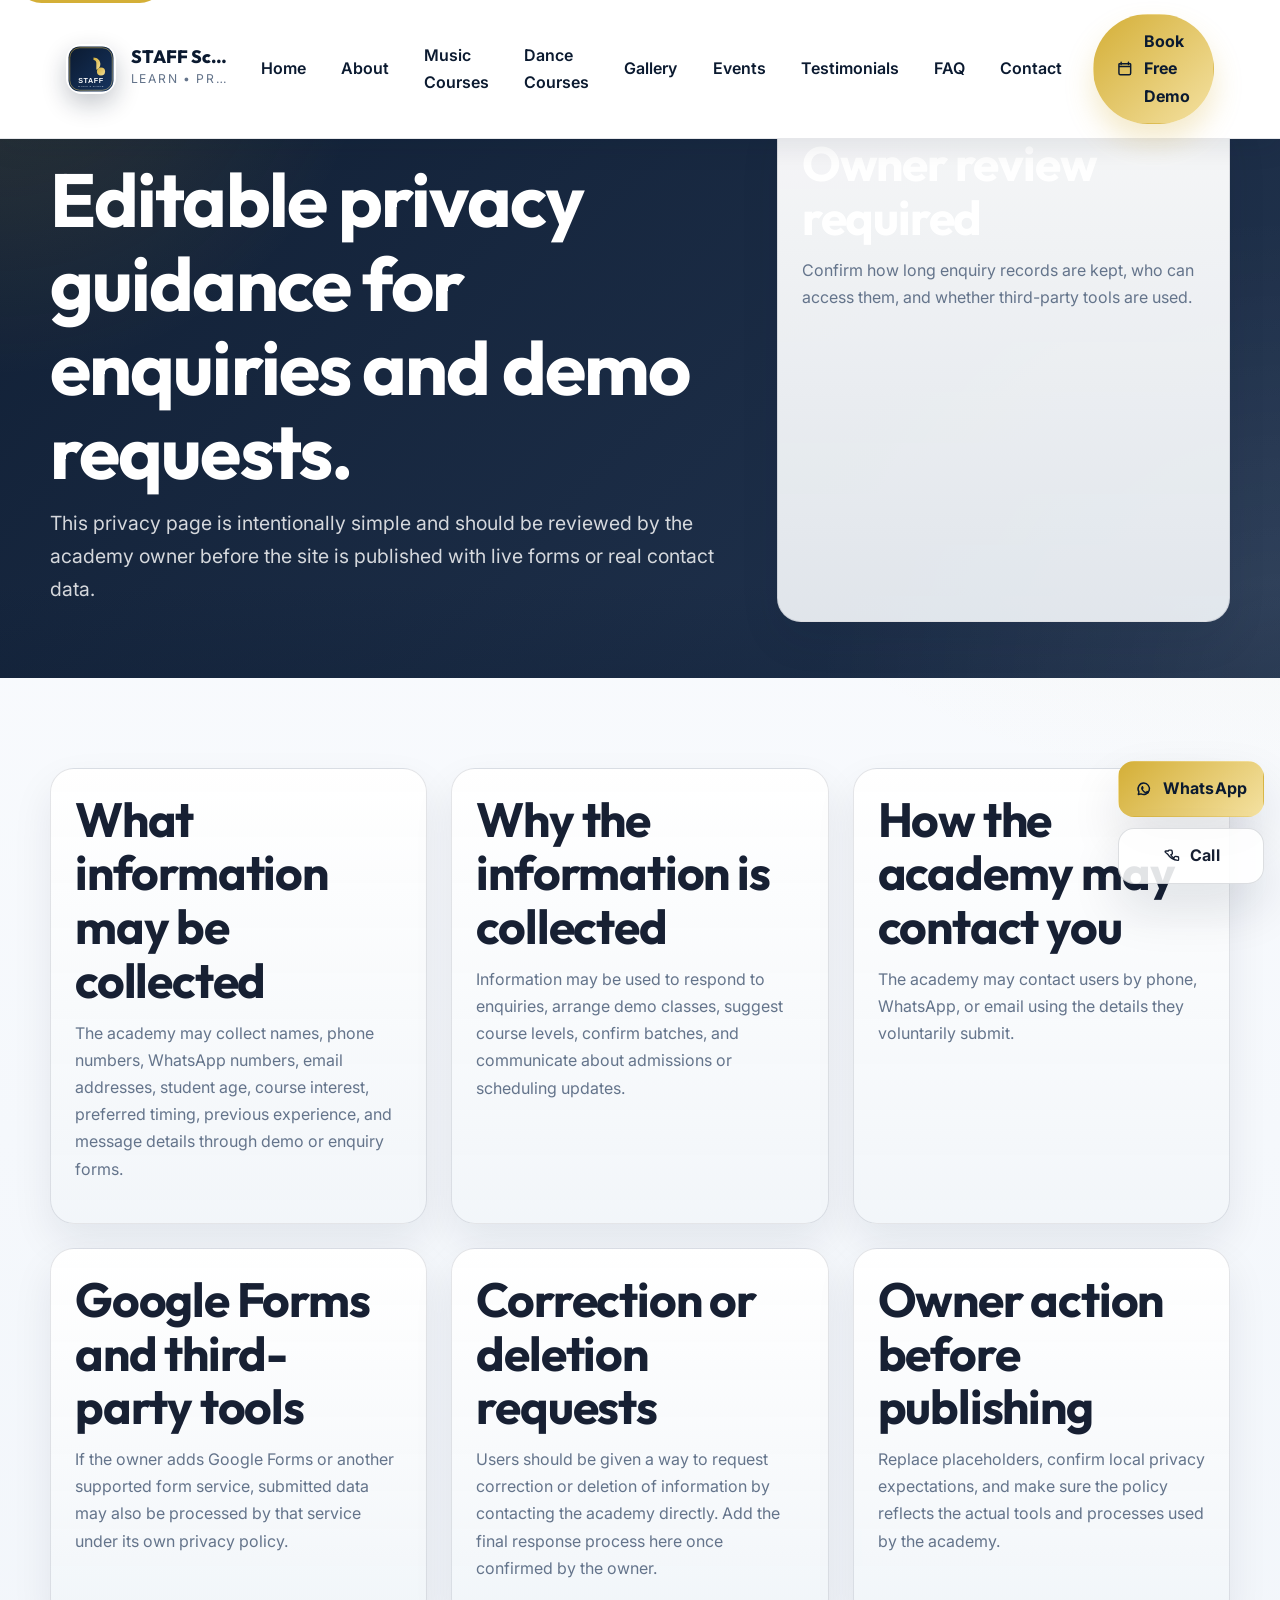
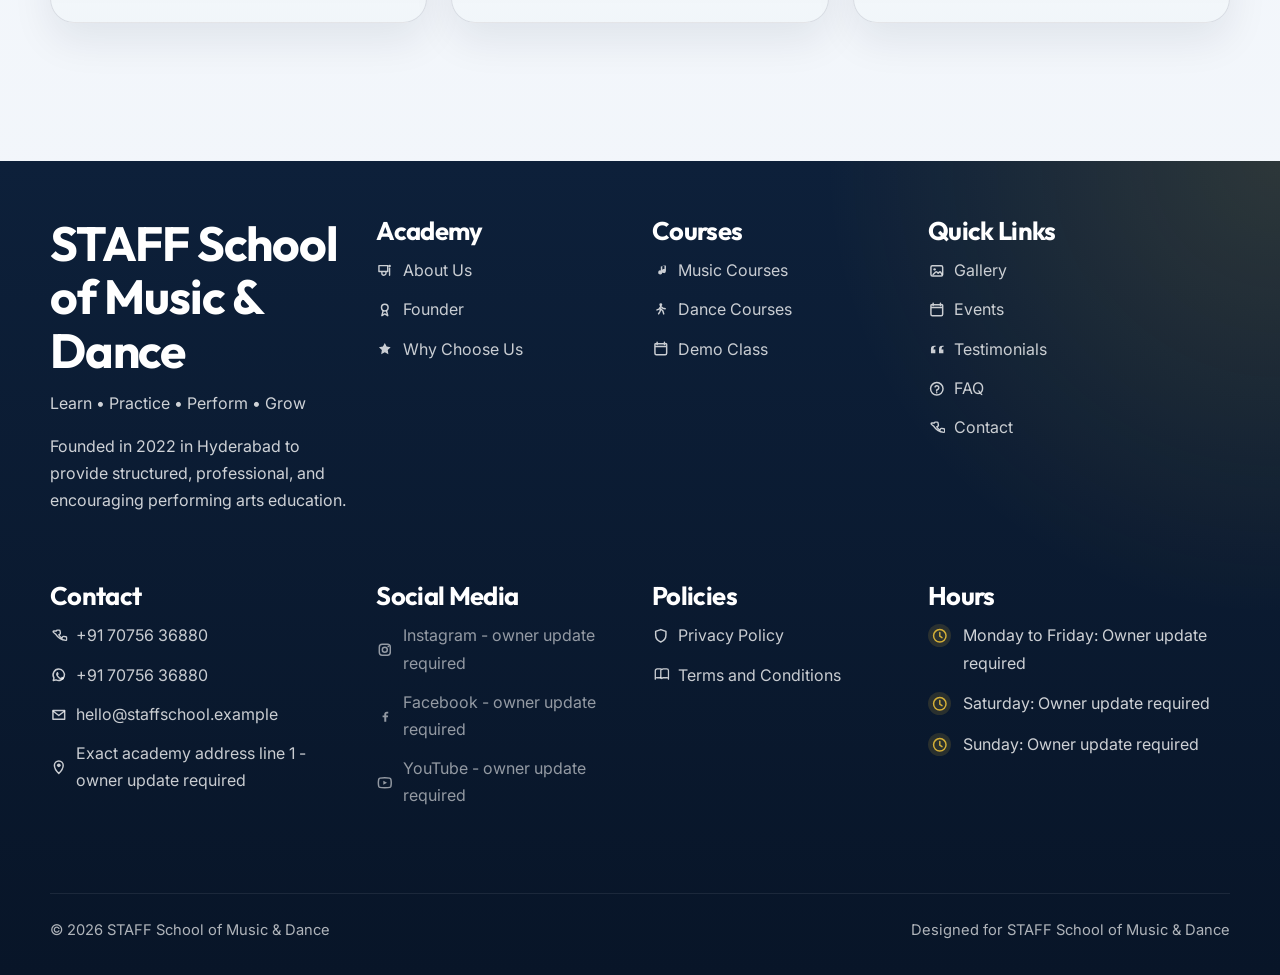
<file: privacy.html>
<!DOCTYPE html>
<html lang="en">
  <head>
    <meta charset="UTF-8" />
    <meta name="viewport" content="width=device-width, initial-scale=1.0" />
    <title>Privacy Policy | STAFF School of Music &amp; Dance</title>
    <meta
      name="description"
      content="Read the editable privacy policy for STAFF School of Music & Dance, including how form information may be collected and processed."
    />
    <!-- Replace YOUR-GITHUB-USERNAME in canonical and OG URLs before publishing. -->
    <link rel="canonical" href="https://YOUR-GITHUB-USERNAME.github.io/staff-school-website/privacy.html" />
    <meta property="og:title" content="Privacy Policy | STAFF School of Music &amp; Dance" />
    <meta
      property="og:description"
      content="Editable privacy policy guidance for enquiry and demo class information collected through the academy website."
    />
    <meta property="og:type" content="website" />
    <meta property="og:url" content="https://YOUR-GITHUB-USERNAME.github.io/staff-school-website/privacy.html" />
    <meta
      property="og:image"
      content="https://YOUR-GITHUB-USERNAME.github.io/staff-school-website/assets/images/og-cover.svg"
    />
    <meta name="twitter:card" content="summary_large_image" />
    <meta name="twitter:title" content="Privacy Policy | STAFF School of Music &amp; Dance" />
    <meta
      name="twitter:description"
      content="Understand what data the academy may collect and how Google Forms or email tools may process submitted details."
    />
    <meta
      name="twitter:image"
      content="https://YOUR-GITHUB-USERNAME.github.io/staff-school-website/assets/images/og-cover.svg"
    />
    <link rel="preconnect" href="https://fonts.googleapis.com" />
    <link rel="preconnect" href="https://fonts.gstatic.com" crossorigin />
    <link
      href="https://fonts.googleapis.com/css2?family=Inter:wght@400;500;600;700;800&family=Outfit:wght@500;600;700;800&display=swap"
      rel="stylesheet"
    />
    <link rel="stylesheet" href="assets/css/styles.css" />
    <script src="assets/js/config.js" defer></script>
    <script src="assets/js/main.js" defer></script>
  </head>
  <body class="page-inner" data-page="privacy">
    <a class="skip-link" href="#main-content">Skip to content</a>
    <div data-site-header></div>

    <main id="main-content">
      <section class="page-hero">
        <div class="container hero-grid hero-grid--compact">
          <div data-reveal>
            <span class="eyebrow">Privacy Policy</span>
            <h1>Editable privacy guidance for enquiries and demo requests.</h1>
            <p class="lead">
              This privacy page is intentionally simple and should be reviewed by the academy owner before the site is
              published with live forms or real contact data.
            </p>
          </div>
          <div class="panel contact-card" data-reveal>
            <h2>Owner review required</h2>
            <p>Confirm how long enquiry records are kept, who can access them, and whether third-party tools are used.</p>
          </div>
        </div>
      </section>

      <section class="section">
        <div class="container legal-grid">
          <article class="panel contact-card" data-reveal>
            <h2>What information may be collected</h2>
            <p>
              The academy may collect names, phone numbers, WhatsApp numbers, email addresses, student age, course
              interest, preferred timing, previous experience, and message details through demo or enquiry forms.
            </p>
          </article>
          <article class="panel contact-card" data-reveal>
            <h2>Why the information is collected</h2>
            <p>
              Information may be used to respond to enquiries, arrange demo classes, suggest course levels, confirm
              batches, and communicate about admissions or scheduling updates.
            </p>
          </article>
          <article class="panel contact-card" data-reveal>
            <h2>How the academy may contact you</h2>
            <p>
              The academy may contact users by phone, WhatsApp, or email using the details they voluntarily submit.
            </p>
          </article>
          <article class="panel contact-card" data-reveal>
            <h2>Google Forms and third-party tools</h2>
            <p>
              If the owner adds Google Forms or another supported form service, submitted data may also be processed by
              that service under its own privacy policy.
            </p>
          </article>
          <article class="panel contact-card" data-reveal>
            <h2>Correction or deletion requests</h2>
            <p>
              Users should be given a way to request correction or deletion of information by contacting the academy
              directly. Add the final response process here once confirmed by the owner.
            </p>
          </article>
          <article class="panel contact-card" data-reveal>
            <h2>Owner action before publishing</h2>
            <p>
              Replace placeholders, confirm local privacy expectations, and make sure the policy reflects the actual
              tools and processes used by the academy.
            </p>
          </article>
        </div>
      </section>
    </main>

    <div data-site-footer></div>
    <div data-floating-actions></div>
  </body>
</html>
</file>
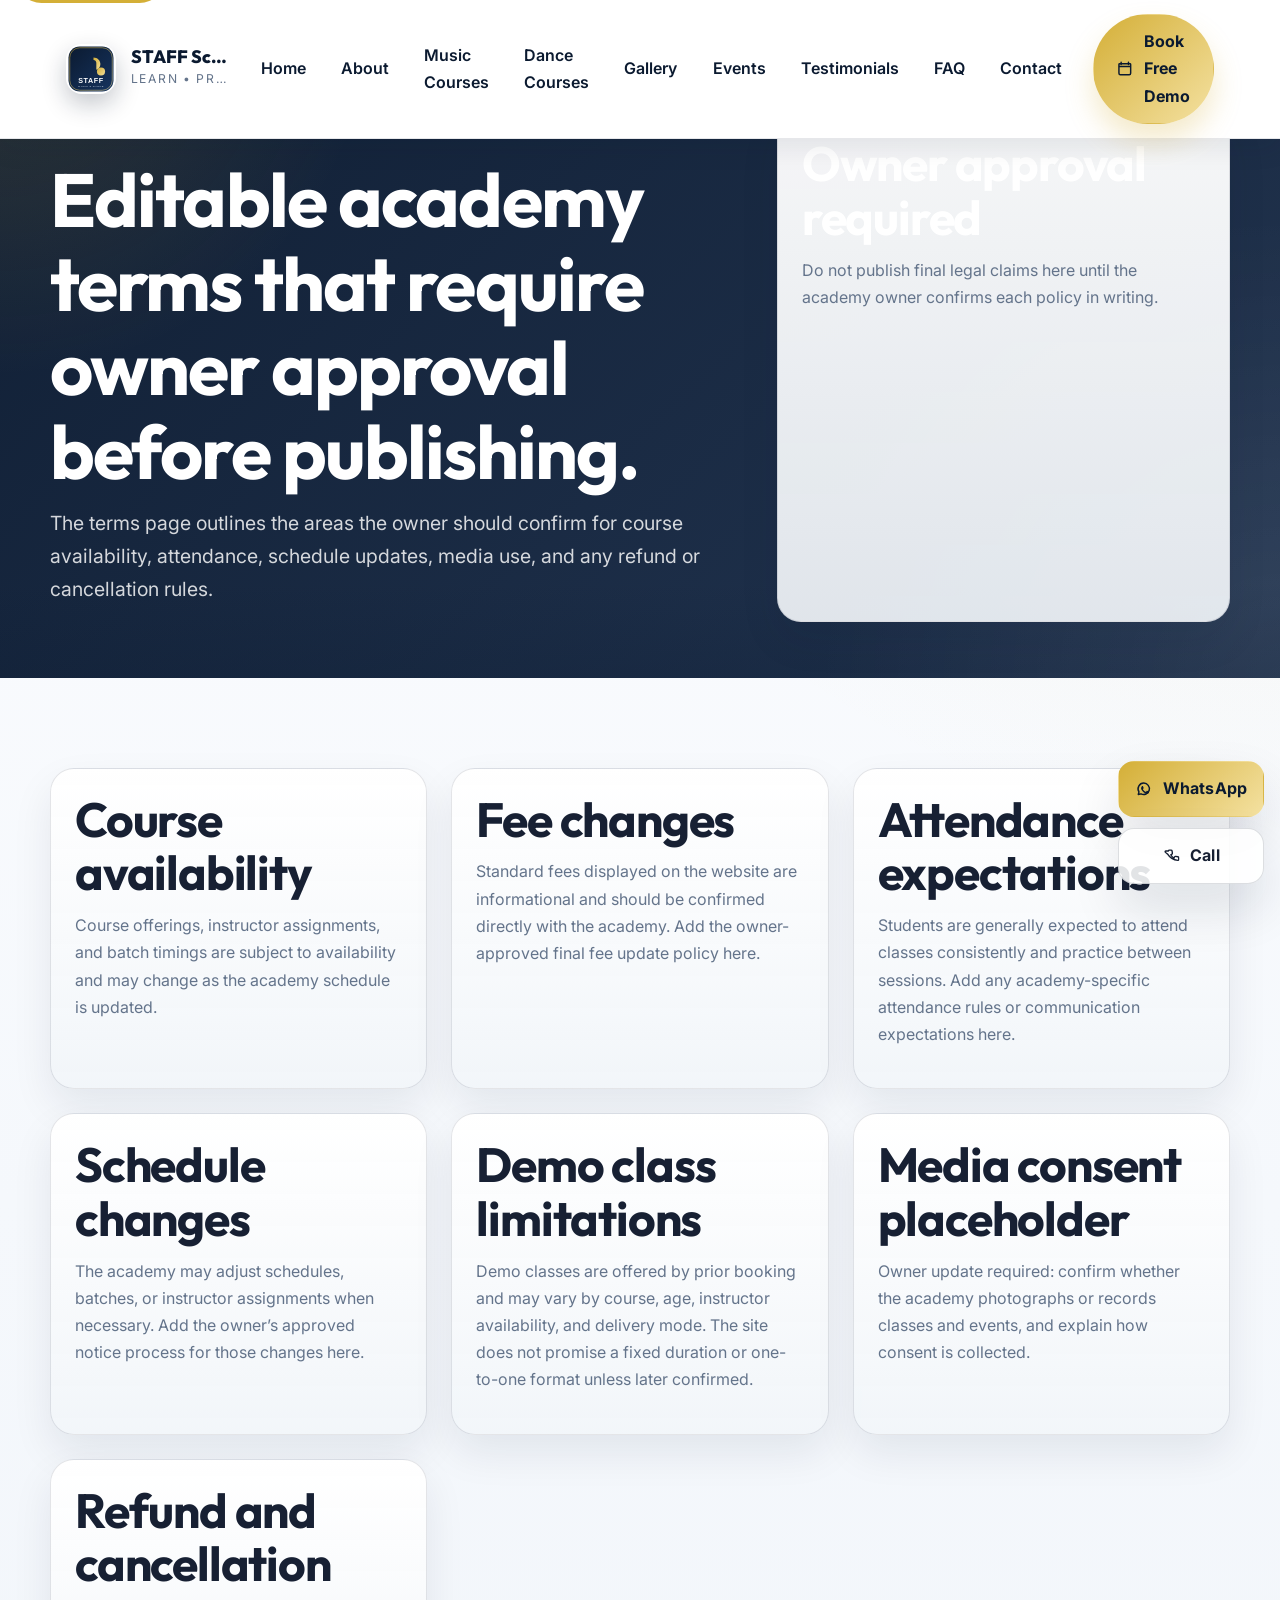
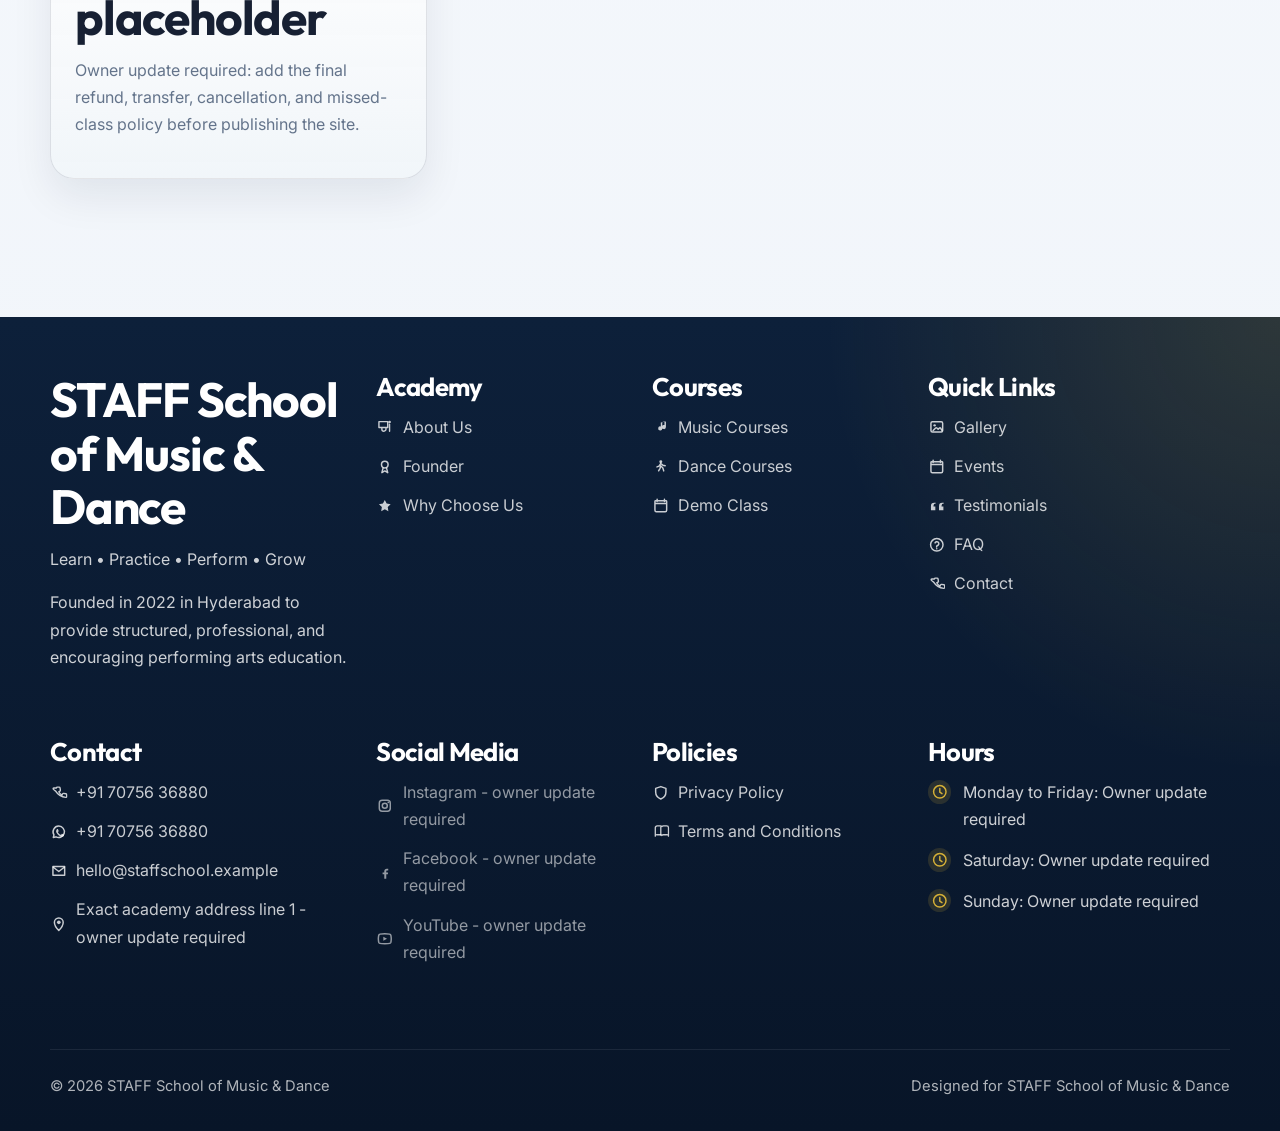
<file: terms.html>
<!DOCTYPE html>
<html lang="en">
  <head>
    <meta charset="UTF-8" />
    <meta name="viewport" content="width=device-width, initial-scale=1.0" />
    <title>Terms &amp; Conditions | STAFF School of Music &amp; Dance</title>
    <meta
      name="description"
      content="Read the editable terms and conditions page for course availability, schedule updates, demo classes, attendance, and refund placeholders."
    />
    <!-- Replace YOUR-GITHUB-USERNAME in canonical and OG URLs before publishing. -->
    <link rel="canonical" href="https://YOUR-GITHUB-USERNAME.github.io/staff-school-website/terms.html" />
    <meta property="og:title" content="Terms &amp; Conditions | STAFF School of Music &amp; Dance" />
    <meta
      property="og:description"
      content="Editable terms guidance for academy course availability, fee changes, attendance expectations, and owner-approved policies."
    />
    <meta property="og:type" content="website" />
    <meta property="og:url" content="https://YOUR-GITHUB-USERNAME.github.io/staff-school-website/terms.html" />
    <meta
      property="og:image"
      content="https://YOUR-GITHUB-USERNAME.github.io/staff-school-website/assets/images/og-cover.svg"
    />
    <meta name="twitter:card" content="summary_large_image" />
    <meta name="twitter:title" content="Terms &amp; Conditions | STAFF School of Music &amp; Dance" />
    <meta
      name="twitter:description"
      content="Review course availability, scheduling, attendance, media consent, and refund placeholders before publishing the live academy website."
    />
    <meta
      name="twitter:image"
      content="https://YOUR-GITHUB-USERNAME.github.io/staff-school-website/assets/images/og-cover.svg"
    />
    <link rel="preconnect" href="https://fonts.googleapis.com" />
    <link rel="preconnect" href="https://fonts.gstatic.com" crossorigin />
    <link
      href="https://fonts.googleapis.com/css2?family=Inter:wght@400;500;600;700;800&family=Outfit:wght@500;600;700;800&display=swap"
      rel="stylesheet"
    />
    <link rel="stylesheet" href="assets/css/styles.css" />
    <script src="assets/js/config.js" defer></script>
    <script src="assets/js/main.js" defer></script>
  </head>
  <body class="page-inner" data-page="terms">
    <a class="skip-link" href="#main-content">Skip to content</a>
    <div data-site-header></div>

    <main id="main-content">
      <section class="page-hero">
        <div class="container hero-grid hero-grid--compact">
          <div data-reveal>
            <span class="eyebrow">Terms &amp; Conditions</span>
            <h1>Editable academy terms that require owner approval before publishing.</h1>
            <p class="lead">
              The terms page outlines the areas the owner should confirm for course availability, attendance, schedule
              updates, media use, and any refund or cancellation rules.
            </p>
          </div>
          <div class="panel contact-card" data-reveal>
            <h2>Owner approval required</h2>
            <p>Do not publish final legal claims here until the academy owner confirms each policy in writing.</p>
          </div>
        </div>
      </section>

      <section class="section">
        <div class="container legal-grid">
          <article class="panel contact-card" data-reveal>
            <h2>Course availability</h2>
            <p>
              Course offerings, instructor assignments, and batch timings are subject to availability and may change as
              the academy schedule is updated.
            </p>
          </article>
          <article class="panel contact-card" data-reveal>
            <h2>Fee changes</h2>
            <p>
              Standard fees displayed on the website are informational and should be confirmed directly with the
              academy. Add the owner-approved final fee update policy here.
            </p>
          </article>
          <article class="panel contact-card" data-reveal>
            <h2>Attendance expectations</h2>
            <p>
              Students are generally expected to attend classes consistently and practice between sessions. Add any
              academy-specific attendance rules or communication expectations here.
            </p>
          </article>
          <article class="panel contact-card" data-reveal>
            <h2>Schedule changes</h2>
            <p>
              The academy may adjust schedules, batches, or instructor assignments when necessary. Add the owner’s
              approved notice process for those changes here.
            </p>
          </article>
          <article class="panel contact-card" data-reveal>
            <h2>Demo class limitations</h2>
            <p>
              Demo classes are offered by prior booking and may vary by course, age, instructor availability, and
              delivery mode. The site does not promise a fixed duration or one-to-one format unless later confirmed.
            </p>
          </article>
          <article class="panel contact-card" data-reveal>
            <h2>Media consent placeholder</h2>
            <p>
              Owner update required: confirm whether the academy photographs or records classes and events, and explain
              how consent is collected.
            </p>
          </article>
          <article class="panel contact-card" data-reveal>
            <h2>Refund and cancellation placeholder</h2>
            <p>
              Owner update required: add the final refund, transfer, cancellation, and missed-class policy before
              publishing the site.
            </p>
          </article>
        </div>
      </section>
    </main>

    <div data-site-footer></div>
    <div data-floating-actions></div>
  </body>
</html>
</file>
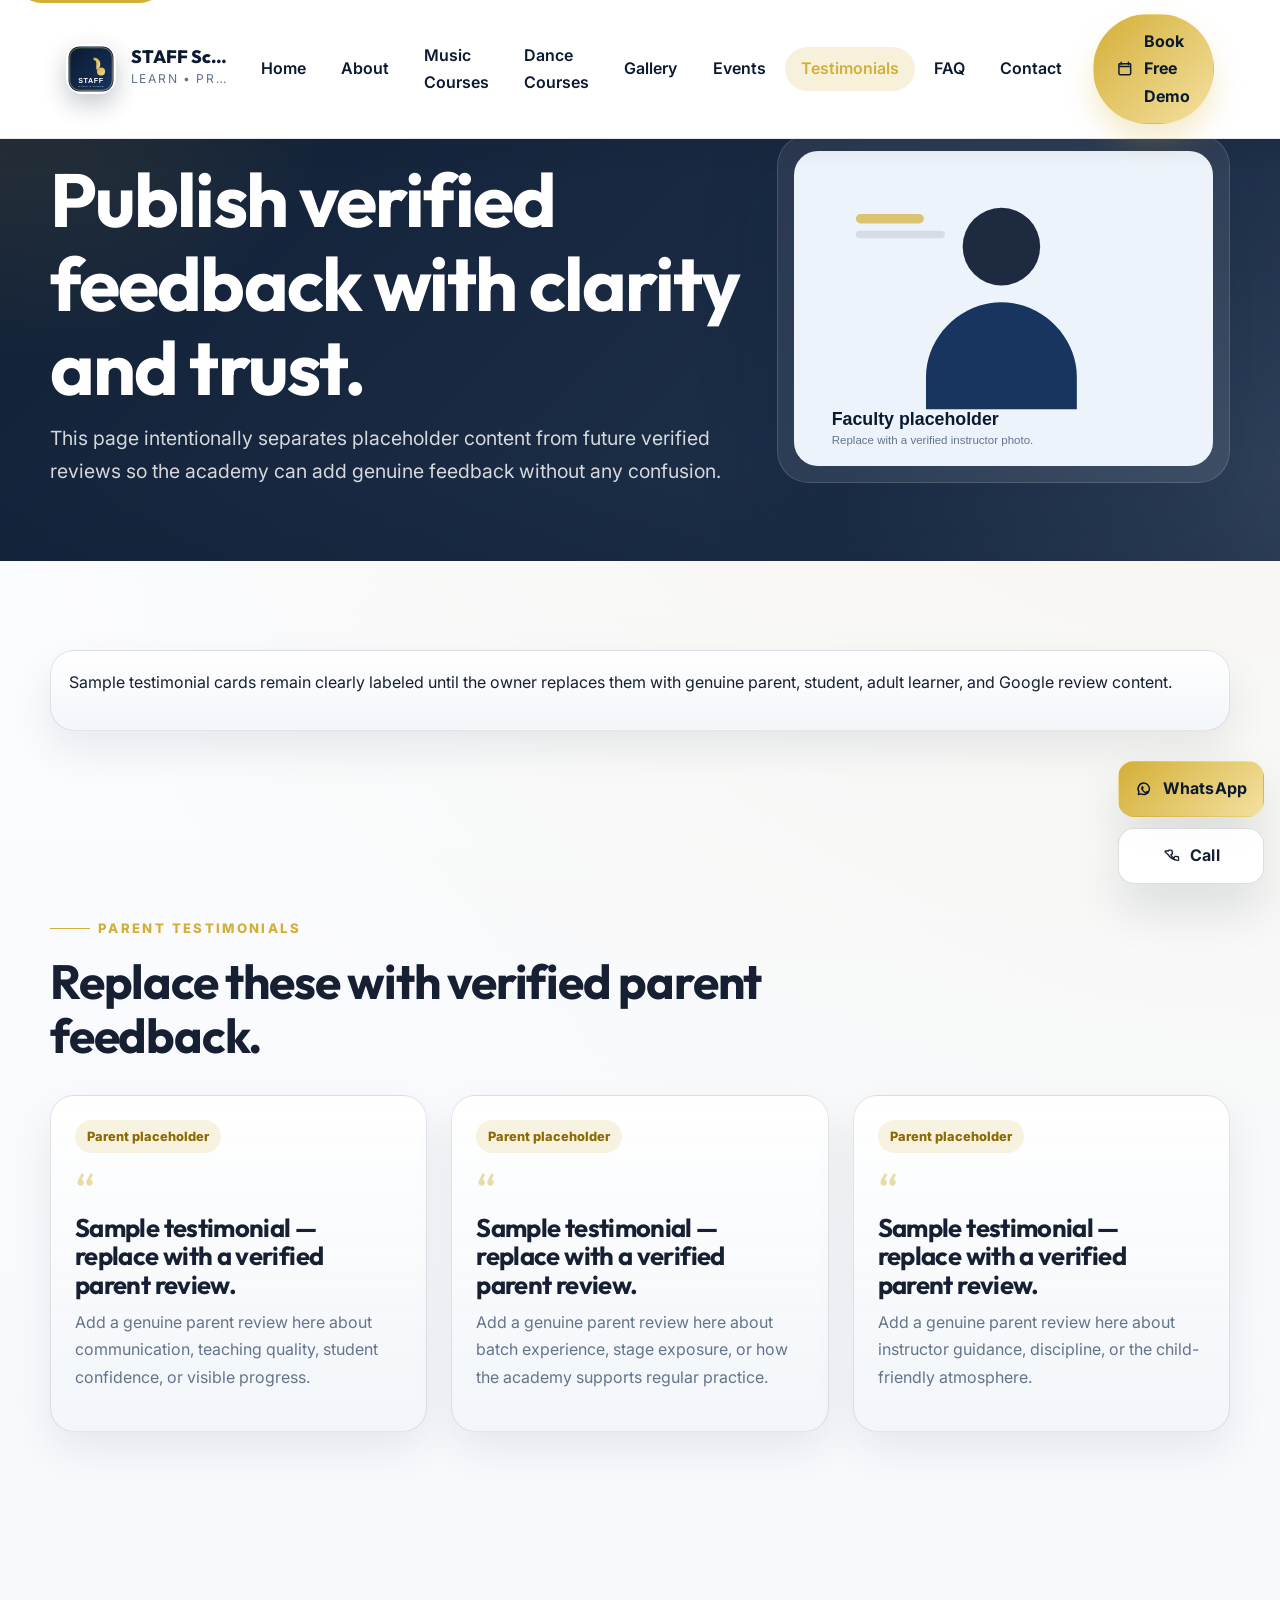
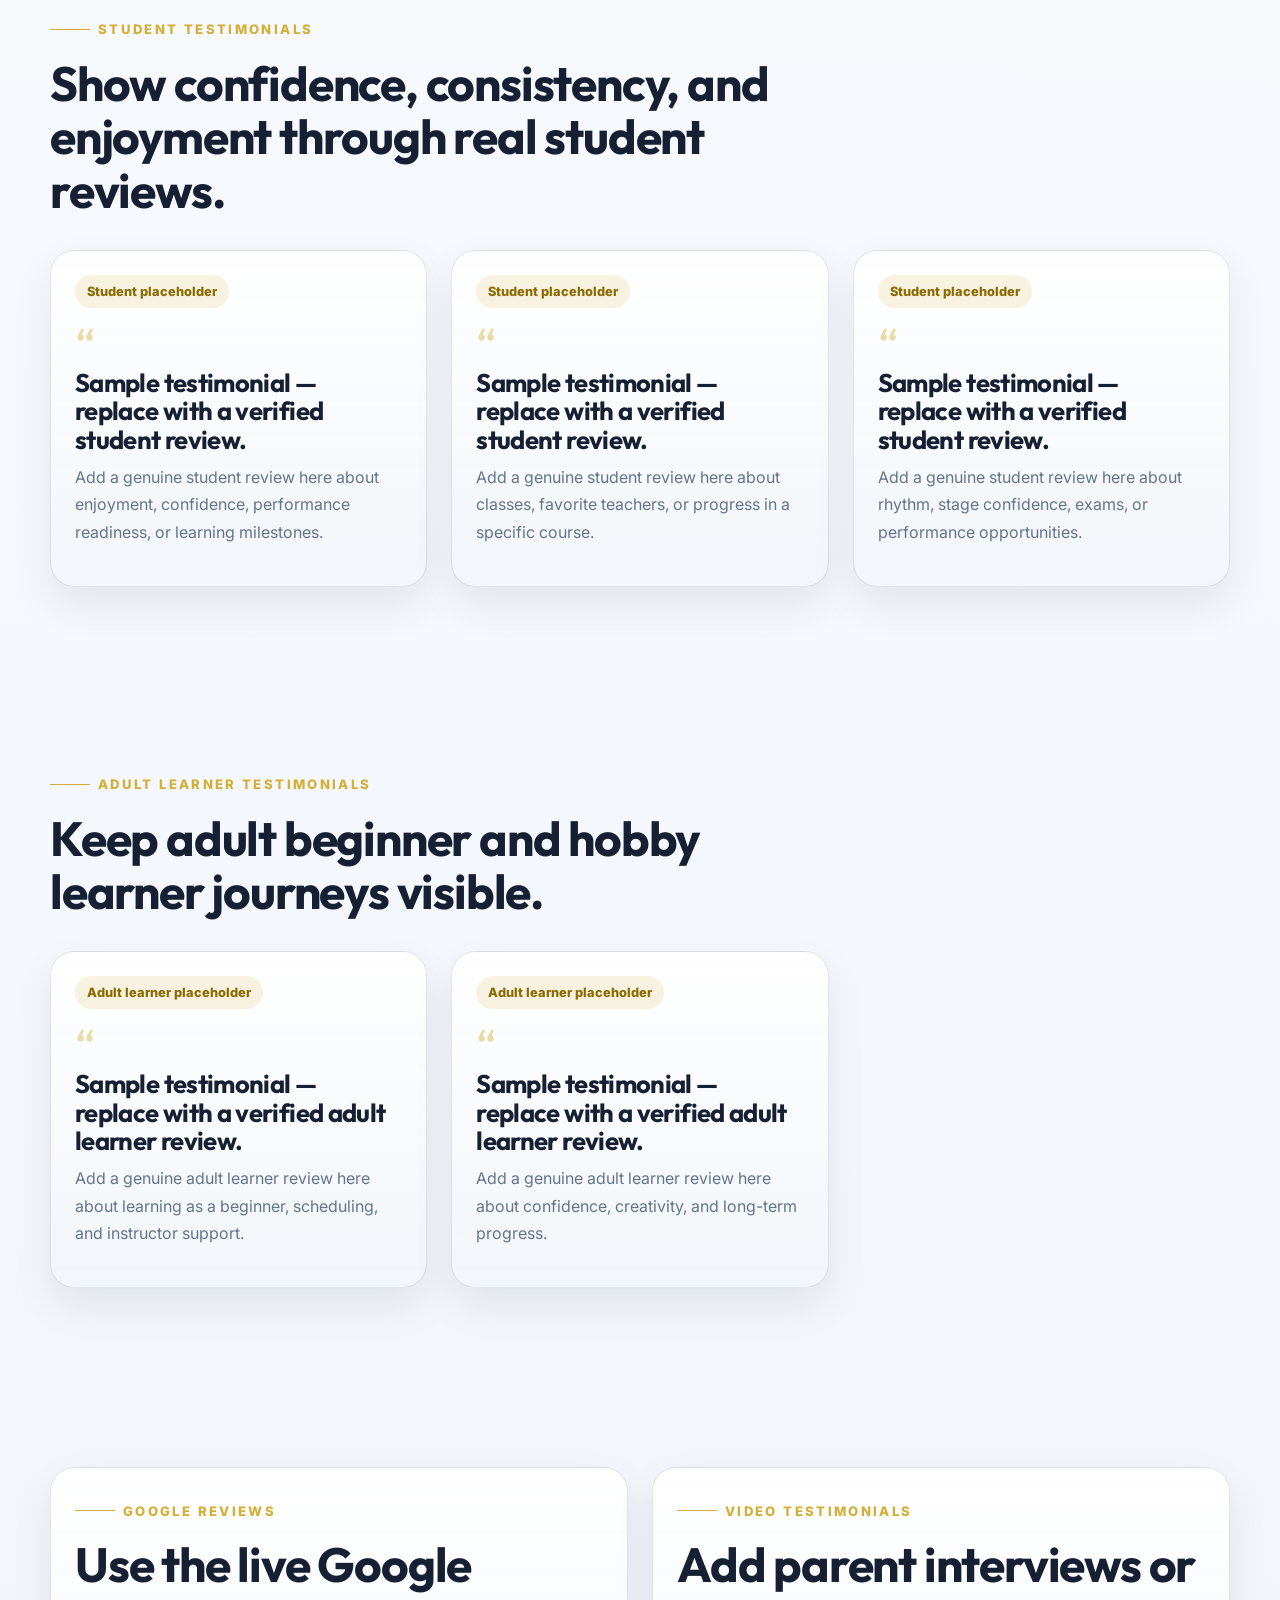
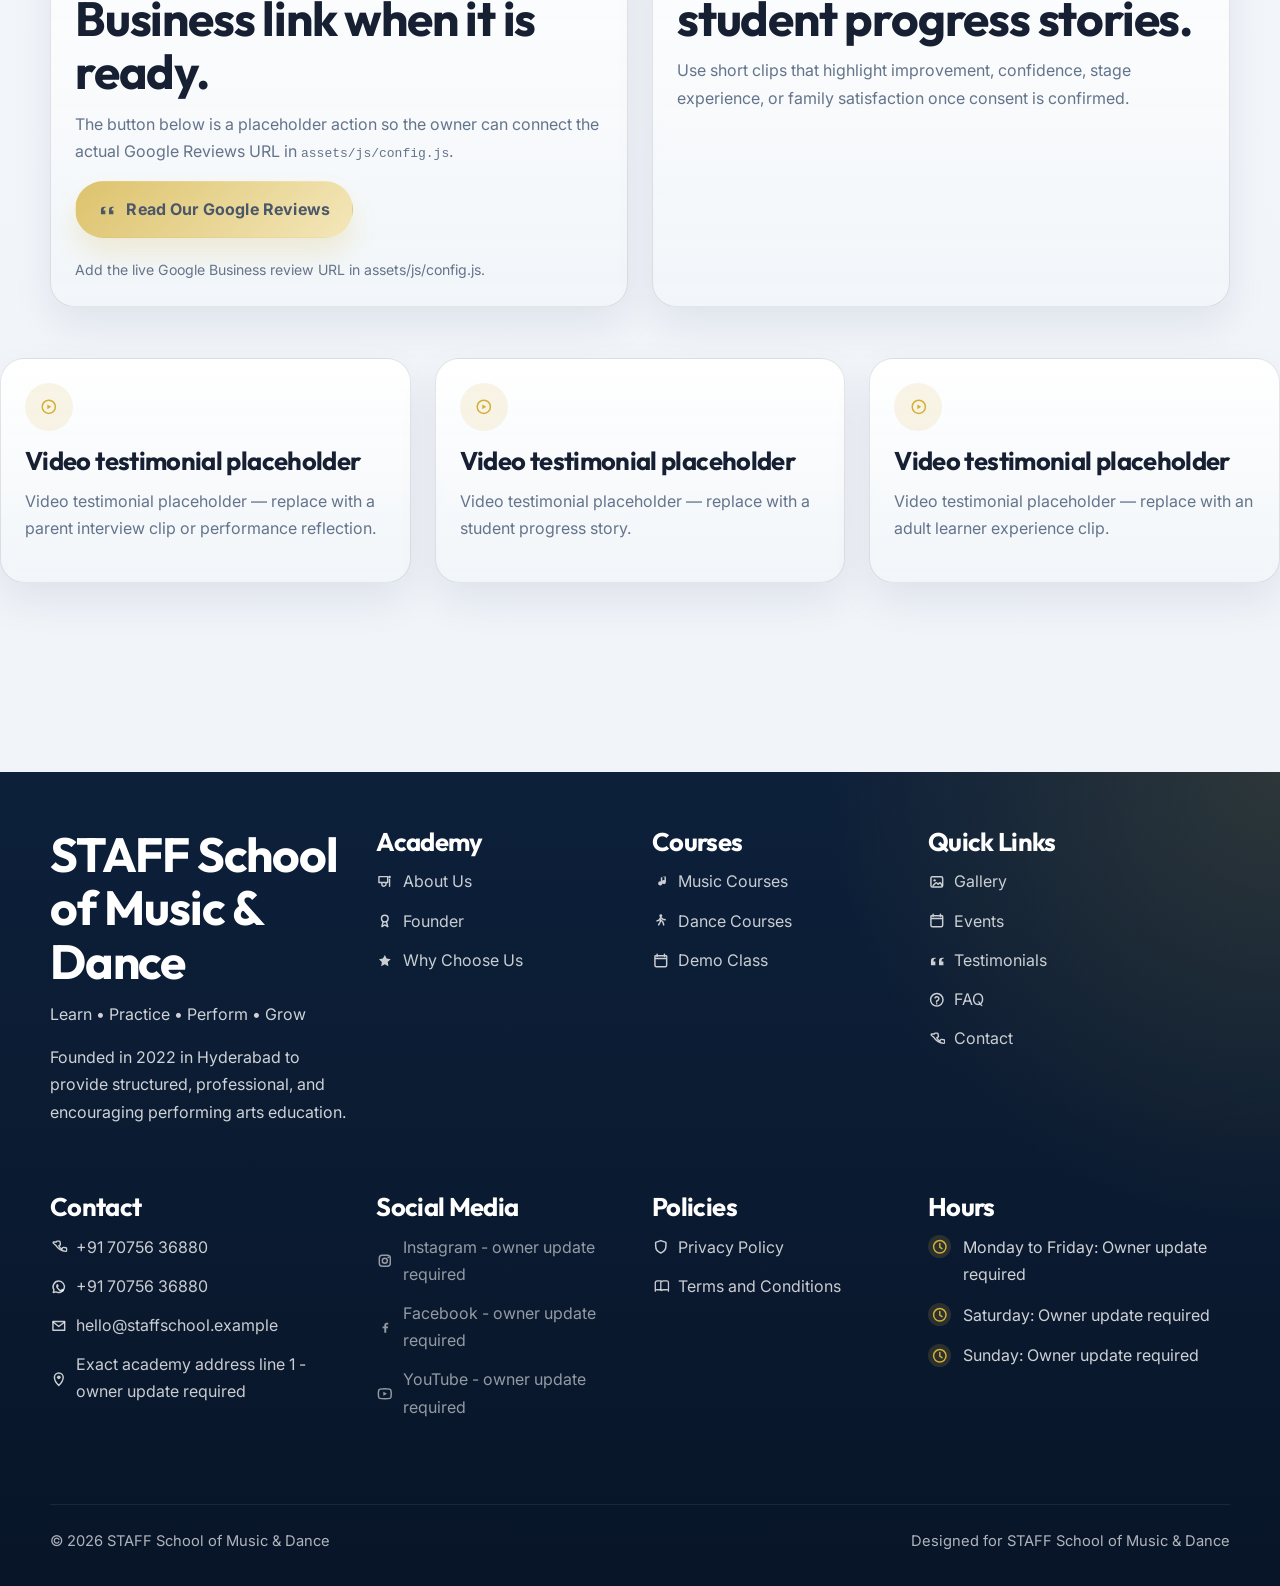
<file: testimonials.html>
<!DOCTYPE html>
<html lang="en">
  <head>
    <meta charset="UTF-8" />
    <meta name="viewport" content="width=device-width, initial-scale=1.0" />
    <title>Testimonials | Parent, Student &amp; Adult Learner Reviews</title>
    <meta
      name="description"
      content="Review the testimonial layout for parent, student, adult learner, Google Reviews, and video feedback on the STAFF School website."
    />
    <!-- Replace YOUR-GITHUB-USERNAME in canonical and OG URLs before publishing. -->
    <link rel="canonical" href="https://YOUR-GITHUB-USERNAME.github.io/staff-school-website/testimonials.html" />
    <meta property="og:title" content="Testimonials | STAFF School of Music &amp; Dance" />
    <meta
      property="og:description"
      content="A clear testimonial structure for verified parent, student, adult learner, and video review content."
    />
    <meta property="og:type" content="website" />
    <meta
      property="og:url"
      content="https://YOUR-GITHUB-USERNAME.github.io/staff-school-website/testimonials.html"
    />
    <meta
      property="og:image"
      content="https://YOUR-GITHUB-USERNAME.github.io/staff-school-website/assets/images/og-cover.svg"
    />
    <meta name="twitter:card" content="summary_large_image" />
    <meta name="twitter:title" content="Testimonials | STAFF School of Music &amp; Dance" />
    <meta
      name="twitter:description"
      content="Keep verified reviews separate from placeholders until the academy owner is ready to publish real feedback."
    />
    <meta
      name="twitter:image"
      content="https://YOUR-GITHUB-USERNAME.github.io/staff-school-website/assets/images/og-cover.svg"
    />
    <link rel="preconnect" href="https://fonts.googleapis.com" />
    <link rel="preconnect" href="https://fonts.gstatic.com" crossorigin />
    <link
      href="https://fonts.googleapis.com/css2?family=Inter:wght@400;500;600;700;800&family=Outfit:wght@500;600;700;800&display=swap"
      rel="stylesheet"
    />
    <link rel="stylesheet" href="assets/css/styles.css" />
    <script src="assets/js/config.js" defer></script>
    <script src="assets/js/main.js" defer></script>
  </head>
  <body class="page-inner" data-page="testimonials">
    <a class="skip-link" href="#main-content">Skip to content</a>
    <div data-site-header></div>

    <main id="main-content">
      <section class="page-hero">
        <div class="container hero-grid hero-grid--compact">
          <div data-reveal>
            <span class="eyebrow">Testimonials</span>
            <h1>Publish verified feedback with clarity and trust.</h1>
            <p class="lead">
              This page intentionally separates placeholder content from future verified reviews so the academy can add
              genuine feedback without any confusion.
            </p>
          </div>
          <div class="image-card" data-reveal>
            <img
              src="assets/images/gallery-faculty.svg"
              alt="Illustrated placeholder representing a supportive learning environment"
              width="800"
              height="600"
            />
          </div>
        </div>
      </section>

      <section class="section">
        <div class="container">
          <div class="panel info-strip" data-reveal>
            <p>
              Sample testimonial cards remain clearly labeled until the owner replaces them with genuine parent, student,
              adult learner, and Google review content.
            </p>
          </div>
        </div>
      </section>

      <section class="section">
        <div class="container">
          <div class="section-head" data-reveal>
            <span class="eyebrow">Parent Testimonials</span>
            <h2>Replace these with verified parent feedback.</h2>
          </div>
          <div data-render="testimonials" data-group="parent"></div>
        </div>
      </section>

      <section class="section">
        <div class="container">
          <div class="section-head" data-reveal>
            <span class="eyebrow">Student Testimonials</span>
            <h2>Show confidence, consistency, and enjoyment through real student reviews.</h2>
          </div>
          <div data-render="testimonials" data-group="student"></div>
        </div>
      </section>

      <section class="section">
        <div class="container">
          <div class="section-head" data-reveal>
            <span class="eyebrow">Adult Learner Testimonials</span>
            <h2>Keep adult beginner and hobby learner journeys visible.</h2>
          </div>
          <div data-render="testimonials" data-group="adult"></div>
        </div>
      </section>

      <section class="section">
        <div class="container grid grid-2">
          <article class="panel contact-card" data-reveal>
            <span class="eyebrow">Google Reviews</span>
            <h2>Use the live Google Business link when it is ready.</h2>
            <p>
              The button below is a placeholder action so the owner can connect the actual Google Reviews URL in
              <code>assets/js/config.js</code>.
            </p>
            <div data-render="google-review-action"></div>
          </article>
          <article class="panel contact-card" data-reveal>
            <span class="eyebrow">Video Testimonials</span>
            <h2>Add parent interviews or student progress stories.</h2>
            <p>
              Use short clips that highlight improvement, confidence, stage experience, or family satisfaction once
              consent is confirmed.
            </p>
          </article>
        </div>
        <div class="section-sm">
          <div data-render="testimonial-videos"></div>
        </div>
      </section>
    </main>

    <div data-site-footer></div>
    <div data-floating-actions></div>
  </body>
</html>
</file>
<file: assets/css/styles.css>
:root {
  --color-navy: #0b1a30;
  --color-navy-soft: #102442;
  --color-gold: #d4af37;
  --color-gold-soft: #f4e1a1;
  --color-white: #ffffff;
  --color-soft: #f1f5f9;
  --color-soft-alt: #e7edf5;
  --color-text: #172033;
  --color-muted: #64748b;
  --color-border: rgba(11, 26, 48, 0.11);
  --color-shadow: rgba(11, 26, 48, 0.14);
  --gradient-hero: linear-gradient(135deg, rgba(11, 26, 48, 0.98), rgba(16, 36, 66, 0.92));
  --gradient-surface: linear-gradient(180deg, rgba(255, 255, 255, 0.96), rgba(241, 245, 249, 0.92));
  --gradient-accent: linear-gradient(135deg, #d4af37, #f4e1a1);
  --radius-xs: 0.75rem;
  --radius-sm: 1rem;
  --radius-md: 1.5rem;
  --radius-lg: 2rem;
  --shadow-sm: 0 18px 40px rgba(11, 26, 48, 0.08);
  --shadow-md: 0 24px 50px rgba(11, 26, 48, 0.12);
  --shadow-lg: 0 36px 80px rgba(11, 26, 48, 0.18);
  --max-width: 1180px;
  --header-offset: 5rem;
  --transition: 220ms ease;
}

*,
*::before,
*::after {
  box-sizing: border-box;
}

html {
  scroll-behavior: smooth;
}

body {
  margin: 0;
  font-family: "Inter", "Segoe UI", Roboto, Helvetica, Arial, sans-serif;
  color: var(--color-text);
  background:
    radial-gradient(circle at top right, rgba(212, 175, 55, 0.1), transparent 28%),
    linear-gradient(180deg, #fcfdff 0%, #f5f8fc 44%, #eef3f9 100%);
  line-height: 1.7;
}

body.nav-open,
body.lightbox-open {
  overflow: hidden;
}

img {
  display: block;
  max-width: 100%;
}

a {
  color: inherit;
  text-decoration: none;
}

button,
input,
select,
textarea {
  font: inherit;
}

button {
  cursor: pointer;
}

iframe {
  width: 100%;
  border: 0;
}

h1,
h2,
h3,
h4,
h5,
h6 {
  margin: 0 0 0.75rem;
  font-family: "Outfit", "Avenir Next", "Segoe UI", sans-serif;
  line-height: 1.12;
  letter-spacing: -0.025em;
}

h1 {
  font-size: clamp(2.5rem, 6vw, 4.7rem);
}

h2 {
  font-size: clamp(2rem, 4vw, 3rem);
}

h3 {
  font-size: clamp(1.25rem, 2vw, 1.6rem);
}

p {
  margin: 0 0 1rem;
}

ul,
ol {
  margin: 0;
  padding-left: 1.2rem;
}

::selection {
  background: rgba(212, 175, 55, 0.28);
}

:focus-visible {
  outline: 3px solid rgba(212, 175, 55, 0.72);
  outline-offset: 3px;
}

.skip-link {
  position: absolute;
  left: 1rem;
  top: -3rem;
  z-index: 999;
  padding: 0.75rem 1rem;
  border-radius: 999px;
  background: var(--color-gold);
  color: var(--color-navy);
  font-weight: 700;
  transition: top var(--transition);
}

.skip-link:focus {
  top: 1rem;
}

.container {
  width: min(var(--max-width), calc(100% - 2rem));
  margin: 0 auto;
}

.section {
  padding: clamp(4rem, 7vw, 6.5rem) 0;
}

.section-sm {
  padding: clamp(2.5rem, 4vw, 3.5rem) 0;
}

.section-head {
  max-width: 48rem;
  margin-bottom: 2rem;
}

.section-head.is-centered {
  margin-inline: auto;
  text-align: center;
}

.eyebrow {
  display: inline-flex;
  align-items: center;
  gap: 0.5rem;
  margin-bottom: 1rem;
  color: var(--color-gold);
  font-size: 0.82rem;
  font-weight: 800;
  letter-spacing: 0.18em;
  text-transform: uppercase;
}

.eyebrow::before {
  content: "";
  width: 2.5rem;
  height: 1px;
  background: currentColor;
}

.lead {
  font-size: clamp(1.05rem, 2vw, 1.22rem);
  color: var(--color-muted);
  max-width: 44rem;
}

.page-inner .lead {
  max-width: 42rem;
}

.surface {
  background: rgba(255, 255, 255, 0.82);
  border: 1px solid rgba(255, 255, 255, 0.55);
  backdrop-filter: blur(16px);
}

.panel {
  background: var(--gradient-surface);
  border: 1px solid var(--color-border);
  border-radius: var(--radius-md);
  box-shadow: var(--shadow-sm);
}

.panel-dark {
  color: var(--color-white);
  background:
    radial-gradient(circle at top right, rgba(212, 175, 55, 0.18), transparent 30%),
    linear-gradient(145deg, rgba(11, 26, 48, 0.97), rgba(16, 36, 66, 0.96));
  border: 1px solid rgba(212, 175, 55, 0.16);
  box-shadow: var(--shadow-md);
}

.panel-accent {
  background:
    radial-gradient(circle at top right, rgba(255, 255, 255, 0.14), transparent 32%),
    linear-gradient(135deg, rgba(11, 26, 48, 0.98), rgba(18, 43, 76, 0.96));
  color: var(--color-white);
  border: 1px solid rgba(212, 175, 55, 0.22);
}

.grid {
  display: grid;
  gap: 1.5rem;
}

.grid-2 {
  grid-template-columns: repeat(2, minmax(0, 1fr));
}

.grid-3 {
  grid-template-columns: repeat(3, minmax(0, 1fr));
}

.grid-4 {
  grid-template-columns: repeat(4, minmax(0, 1fr));
}

.button-row {
  display: flex;
  flex-wrap: wrap;
  gap: 0.85rem;
}

.button {
  display: inline-flex;
  align-items: center;
  justify-content: center;
  gap: 0.65rem;
  min-height: 3.2rem;
  padding: 0.85rem 1.4rem;
  border-radius: 999px;
  border: 1px solid transparent;
  font-weight: 700;
  letter-spacing: 0.01em;
  transition:
    transform var(--transition),
    box-shadow var(--transition),
    background-color var(--transition),
    border-color var(--transition),
    color var(--transition);
}

.button:hover,
.button:focus-visible {
  transform: translateY(-1px);
}

.button-primary {
  background: var(--gradient-accent);
  color: var(--color-navy);
  box-shadow: 0 16px 28px rgba(212, 175, 55, 0.26);
}

.button-primary:hover,
.button-primary:focus-visible {
  box-shadow: 0 20px 34px rgba(212, 175, 55, 0.34);
}

.button-secondary {
  border-color: rgba(11, 26, 48, 0.14);
  background: rgba(255, 255, 255, 0.88);
  color: var(--color-text);
}

.button-secondary:hover,
.button-secondary:focus-visible {
  border-color: rgba(11, 26, 48, 0.2);
  box-shadow: var(--shadow-sm);
}

.button-ghost {
  border-color: rgba(255, 255, 255, 0.28);
  background: rgba(255, 255, 255, 0.08);
  color: var(--color-white);
}

.button-ghost:hover,
.button-ghost:focus-visible {
  background: rgba(255, 255, 255, 0.16);
  box-shadow: var(--shadow-sm);
}

.button.is-disabled,
.link-chip.is-disabled,
.footer-link.is-disabled {
  cursor: default;
  opacity: 0.72;
}

.micro-note {
  display: block;
  margin-top: 0.4rem;
  color: var(--color-muted);
  font-size: 0.88rem;
}

.pill {
  display: inline-flex;
  align-items: center;
  gap: 0.45rem;
  padding: 0.35rem 0.8rem;
  border-radius: 999px;
  font-size: 0.82rem;
  font-weight: 700;
  letter-spacing: 0.02em;
}

.pill-muted {
  background: rgba(100, 116, 139, 0.12);
  color: var(--color-muted);
}

.pill-gold {
  background: rgba(212, 175, 55, 0.18);
  color: var(--color-gold);
}

.site-header {
  position: fixed;
  top: 0;
  left: 0;
  right: 0;
  z-index: 50;
  padding-top: 0;
}

.header-shell {
  background: var(--color-white);
  border-bottom: 1px solid rgba(11, 26, 48, 0.1);
  box-shadow: 0 10px 24px rgba(11, 26, 48, 0.08);
}

.navbar {
  display: flex;
  align-items: center;
  justify-content: space-between;
  gap: 1rem;
  min-height: var(--header-offset);
  padding: 0.85rem 1rem;
  background: transparent;
}

.brand {
  display: inline-flex;
  align-items: center;
  gap: 0.9rem;
  min-width: 0;
}

.brand-mark {
  width: 3.15rem;
  height: 3.15rem;
  flex: none;
  border-radius: 1rem;
  box-shadow: 0 10px 24px rgba(11, 26, 48, 0.24);
}

.brand-copy {
  min-width: 0;
  max-width: min(100%, 30rem);
  display: grid;
  gap: 0.1rem;
}

.brand-title {
  display: block;
  font-family: "Outfit", "Avenir Next", sans-serif;
  color: var(--color-navy);
  font-size: 1.12rem;
  font-weight: 800;
  line-height: 1.05;
  white-space: nowrap;
  overflow: hidden;
  text-overflow: ellipsis;
}

.brand-title-short {
  display: none;
}

.brand-subtitle {
  display: block;
  color: var(--color-muted);
  font-size: 0.76rem;
  letter-spacing: 0.14em;
  text-transform: uppercase;
  white-space: nowrap;
  overflow: hidden;
  text-overflow: ellipsis;
}

.nav-panel {
  display: flex;
  align-items: center;
  gap: 0.9rem;
}

.nav-links {
  display: flex;
  align-items: center;
  gap: 0.2rem;
  padding: 0;
  margin: 0;
  list-style: none;
}

.nav-link {
  display: inline-flex;
  align-items: center;
  min-height: 2.75rem;
  padding: 0 1rem;
  border-radius: 999px;
  color: var(--color-navy);
  font-weight: 600;
  transition: background-color var(--transition), color var(--transition);
}

.nav-link:hover,
.nav-link:focus-visible {
  background: rgba(11, 26, 48, 0.06);
  color: var(--color-navy);
}

.nav-link.is-active,
.nav-link[aria-current="page"] {
  background: rgba(212, 175, 55, 0.18);
  color: var(--color-gold);
}

.menu-toggle {
  display: none;
  align-items: center;
  justify-content: center;
  width: 3rem;
  height: 3rem;
  padding: 0;
  border: 1px solid rgba(11, 26, 48, 0.12);
  border-radius: 999px;
  background: var(--color-white);
  color: var(--color-navy);
  flex: none;
}

.menu-toggle .icon-close {
  display: none;
}

.site-header.is-menu-open .menu-toggle .icon-menu {
  display: none;
}

.site-header.is-menu-open .menu-toggle .icon-close {
  display: block;
}

.page-hero,
.hero-home {
  position: relative;
  overflow: clip;
  color: var(--color-white);
  background:
    radial-gradient(circle at top left, rgba(212, 175, 55, 0.16), transparent 26%),
    radial-gradient(circle at bottom right, rgba(255, 255, 255, 0.08), transparent 32%),
    var(--gradient-hero);
}

.hero-home {
  padding: calc(var(--header-offset) + 2.75rem) 0 4rem;
}

.page-hero {
  padding: calc(var(--header-offset) + 2rem) 0 3.5rem;
}

.hero-home::after,
.page-hero::after {
  content: "";
  position: absolute;
  inset: auto 0 0 0;
  height: 6rem;
  background: linear-gradient(180deg, transparent, rgba(11, 26, 48, 0.22));
  pointer-events: none;
}

.hero-grid {
  position: relative;
  z-index: 1;
  display: grid;
  grid-template-columns: minmax(0, 1.15fr) minmax(320px, 0.85fr);
  gap: 2rem;
  align-items: center;
}

.hero-grid--compact {
  grid-template-columns: minmax(0, 1.15fr) minmax(280px, 0.75fr);
}

.hero-copy .lead,
.page-hero .lead {
  color: rgba(255, 255, 255, 0.82);
}

.hero-kpis {
  display: grid;
  grid-template-columns: repeat(3, minmax(0, 1fr));
  gap: 0.9rem;
  margin-top: 2rem;
}

.hero-kpi {
  padding: 1rem 1.05rem;
  border-radius: var(--radius-sm);
  background: rgba(255, 255, 255, 0.08);
  border: 1px solid rgba(255, 255, 255, 0.08);
  backdrop-filter: blur(12px);
}

.hero-kpi strong {
  display: block;
  font-family: "Outfit", "Avenir Next", sans-serif;
  font-size: 1.55rem;
  color: var(--color-gold-soft);
}

.hero-kpi span {
  color: rgba(255, 255, 255, 0.72);
  font-size: 0.92rem;
}

.hero-art,
.image-card {
  position: relative;
}

.image-card {
  padding: 1rem;
  border-radius: var(--radius-lg);
  background: rgba(255, 255, 255, 0.08);
  border: 1px solid rgba(255, 255, 255, 0.14);
  backdrop-filter: blur(20px);
  box-shadow: var(--shadow-lg);
}

.image-card img {
  width: 100%;
  height: auto;
  border-radius: calc(var(--radius-lg) - 0.5rem);
}

.floating-card {
  position: absolute;
  right: -1rem;
  bottom: -1rem;
  max-width: 17rem;
  padding: 1.1rem 1.2rem;
  border-radius: var(--radius-md);
  background: rgba(255, 255, 255, 0.94);
  color: var(--color-text);
  box-shadow: var(--shadow-md);
}

.floating-card h3 {
  margin-bottom: 0.4rem;
  font-size: 1.1rem;
}

.floating-card p {
  margin-bottom: 0;
  color: var(--color-muted);
  font-size: 0.94rem;
}

.highlight-grid,
.feature-grid,
.course-grid,
.benefit-grid,
.instructor-grid,
.event-grid,
.testimonial-grid,
.legal-grid {
  display: grid;
  gap: 1.5rem;
}

.highlight-grid {
  grid-template-columns: repeat(3, minmax(0, 1fr));
}

.feature-grid {
  grid-template-columns: repeat(3, minmax(0, 1fr));
}

.benefit-grid {
  grid-template-columns: repeat(4, minmax(0, 1fr));
}

.instructor-grid,
.event-grid,
.course-grid,
.testimonial-grid {
  grid-template-columns: repeat(3, minmax(0, 1fr));
}

.legal-grid {
  grid-template-columns: repeat(3, minmax(0, 1fr));
}

.card-stack,
.highlight-card,
.feature-card,
.course-card,
.benefit-card,
.instructor-card,
.event-card,
.testimonial-card,
.value-card,
.contact-card,
.faq-item,
.info-card {
  height: 100%;
}

.highlight-card,
.benefit-card,
.value-card,
.info-card {
  padding: 1.5rem;
}

.feature-card,
.course-card,
.event-card,
.testimonial-card,
.contact-card,
.instructor-card {
  padding: 1.5rem;
}

.card-icon {
  display: inline-flex;
  align-items: center;
  justify-content: center;
  width: 3rem;
  height: 3rem;
  margin-bottom: 1rem;
  border-radius: 999px;
  color: var(--color-gold);
  background: rgba(212, 175, 55, 0.12);
}

.icon {
  width: 1.1rem;
  height: 1.1rem;
  flex: none;
  fill: currentColor;
}

.icon-lg {
  width: 1.4rem;
  height: 1.4rem;
}

.highlight-card strong,
.info-card strong,
.contact-stat strong {
  display: block;
  margin-bottom: 0.4rem;
  font-family: "Outfit", "Avenir Next", sans-serif;
  font-size: 1.18rem;
}

.highlight-card p,
.feature-card p,
.benefit-card p,
.instructor-card p,
.event-card p,
.testimonial-card p,
.value-card p,
.contact-card p,
.info-card p {
  color: var(--color-muted);
}

.split-layout {
  display: grid;
  grid-template-columns: minmax(0, 0.92fr) minmax(0, 1.08fr);
  gap: 2rem;
  align-items: center;
}

.split-layout.reverse {
  grid-template-columns: minmax(0, 1.08fr) minmax(0, 0.92fr);
}

.story-points,
.check-list,
.timeline-list,
.meta-list,
.footer-list,
.contact-list,
.details-list {
  list-style: none;
  padding-left: 0;
}

.story-points li,
.check-list li,
.timeline-list li,
.contact-list li,
.details-list li {
  display: flex;
  align-items: flex-start;
  gap: 0.75rem;
  margin-bottom: 0.85rem;
}

.check-list li:last-child,
.timeline-list li:last-child,
.contact-list li:last-child,
.details-list li:last-child {
  margin-bottom: 0;
}

.list-bullet {
  display: inline-flex;
  align-items: center;
  justify-content: center;
  width: 1.45rem;
  height: 1.45rem;
  margin-top: 0.1rem;
  border-radius: 999px;
  background: rgba(212, 175, 55, 0.16);
  color: var(--color-gold);
  flex: none;
}

.meta-grid {
  display: grid;
  grid-template-columns: repeat(4, minmax(0, 1fr));
  gap: 1rem;
}

.info-strip {
  padding: 1.1rem;
}

.info-card h3,
.course-card h3,
.event-card h3,
.instructor-card h3,
.testimonial-card h3 {
  margin-bottom: 0.6rem;
}

.course-card {
  position: relative;
  overflow: hidden;
}

.course-card::after {
  content: "";
  position: absolute;
  inset: auto -3rem -3rem auto;
  width: 8rem;
  height: 8rem;
  border-radius: 50%;
  background: radial-gradient(circle, rgba(212, 175, 55, 0.08), transparent 70%);
  pointer-events: none;
}

.course-meta {
  display: grid;
  gap: 0.65rem;
  margin: 1rem 0 1.15rem;
}

.course-meta span {
  display: grid;
  gap: 0.2rem;
}

.course-meta strong,
.event-meta strong {
  color: var(--color-text);
  font-size: 0.92rem;
}

.course-outcomes {
  display: grid;
  gap: 0.55rem;
  margin: 0 0 1.25rem;
}

.course-outcomes li {
  position: relative;
  padding-left: 1.35rem;
  color: var(--color-muted);
}

.course-outcomes li::before {
  content: "";
  position: absolute;
  left: 0;
  top: 0.7rem;
  width: 0.45rem;
  height: 0.45rem;
  border-radius: 50%;
  background: var(--color-gold);
}

.filter-bar {
  display: flex;
  flex-wrap: wrap;
  gap: 0.7rem;
  margin-bottom: 1.5rem;
}

.filter-chip {
  border: 1px solid rgba(11, 26, 48, 0.14);
  background: rgba(255, 255, 255, 0.92);
  color: var(--color-text);
}

.filter-chip.is-active {
  background: var(--color-navy);
  border-color: var(--color-navy);
  color: var(--color-white);
}

.course-card.is-hidden,
.gallery-card.is-hidden,
.event-card.is-hidden {
  display: none;
}

.tag-row {
  display: flex;
  flex-wrap: wrap;
  gap: 0.55rem;
  margin-top: 1rem;
}

.tag {
  display: inline-flex;
  align-items: center;
  gap: 0.45rem;
  padding: 0.42rem 0.7rem;
  border-radius: 999px;
  background: rgba(11, 26, 48, 0.06);
  color: var(--color-muted);
  font-size: 0.84rem;
  font-weight: 700;
}

.quote-mark {
  font-family: "Outfit", "Avenir Next", sans-serif;
  color: rgba(212, 175, 55, 0.44);
  font-size: 3rem;
  line-height: 1;
}

.testimonial-label {
  display: inline-block;
  margin-bottom: 0.8rem;
  padding: 0.35rem 0.75rem;
  border-radius: 999px;
  background: rgba(212, 175, 55, 0.15);
  color: #8b6b00;
  font-size: 0.8rem;
  font-weight: 800;
}

.event-media,
.gallery-media {
  margin-bottom: 1rem;
  overflow: hidden;
  border-radius: calc(var(--radius-md) - 0.4rem);
}

.event-media img,
.gallery-media img {
  width: 100%;
  height: auto;
}

.event-meta {
  display: flex;
  flex-wrap: wrap;
  gap: 0.55rem;
  margin-bottom: 1rem;
}

.event-actions {
  display: flex;
  flex-wrap: wrap;
  gap: 0.75rem;
  margin-top: 1.2rem;
}

.gallery-grid {
  display: grid;
  grid-template-columns: repeat(4, minmax(0, 1fr));
  gap: 1rem;
}

.gallery-card {
  padding: 0;
  overflow: hidden;
  border: 0;
  text-align: left;
  background: var(--color-white);
}

.gallery-card .gallery-copy {
  display: block;
  padding: 1rem 1rem 1.1rem;
}

.gallery-card h3 {
  margin-bottom: 0.35rem;
  font-size: 1.1rem;
}

.gallery-card p {
  margin: 0;
  color: var(--color-muted);
  font-size: 0.94rem;
}

.lightbox {
  position: fixed;
  inset: 0;
  z-index: 80;
  display: grid;
  place-items: center;
  padding: 1rem;
  background: rgba(11, 26, 48, 0.92);
}

.lightbox[hidden] {
  display: none;
}

.lightbox-dialog {
  position: relative;
  width: min(960px, 100%);
  padding: 1rem;
  border-radius: var(--radius-lg);
  background: rgba(11, 26, 48, 0.4);
  border: 1px solid rgba(255, 255, 255, 0.12);
  backdrop-filter: blur(12px);
}

.lightbox-image-wrap {
  overflow: hidden;
  border-radius: calc(var(--radius-lg) - 0.5rem);
}

.lightbox-copy {
  display: flex;
  align-items: center;
  justify-content: space-between;
  gap: 1rem;
  margin-top: 1rem;
  color: var(--color-white);
}

.lightbox-controls {
  display: flex;
  gap: 0.75rem;
}

.icon-button {
  display: inline-flex;
  align-items: center;
  justify-content: center;
  width: 3rem;
  height: 3rem;
  padding: 0;
  border: 1px solid rgba(255, 255, 255, 0.18);
  border-radius: 999px;
  background: rgba(255, 255, 255, 0.08);
  color: var(--color-white);
}

.accordion {
  display: grid;
  gap: 1rem;
}

.faq-item {
  overflow: hidden;
}

.faq-trigger {
  display: flex;
  align-items: center;
  justify-content: space-between;
  gap: 1rem;
  width: 100%;
  padding: 1.25rem 1.4rem;
  border: 0;
  background: transparent;
  color: var(--color-text);
  text-align: left;
  font-family: "Outfit", "Avenir Next", sans-serif;
  font-size: 1.08rem;
  font-weight: 700;
}

.faq-trigger .icon {
  transition: transform var(--transition);
}

.faq-trigger[aria-expanded="true"] .icon {
  transform: rotate(180deg);
}

.faq-panel {
  padding: 0 1.4rem 1.25rem;
}

.faq-panel[hidden] {
  display: none;
}

.contact-layout {
  display: grid;
  grid-template-columns: minmax(0, 0.92fr) minmax(0, 1.08fr);
  gap: 1.5rem;
}

.contact-card {
  padding: 1.5rem;
}

.contact-card h3 {
  margin-bottom: 1rem;
}

.contact-list a,
.footer-link {
  color: var(--color-text);
}

.contact-form {
  display: grid;
  gap: 1rem;
}

.form-grid {
  display: grid;
  grid-template-columns: repeat(2, minmax(0, 1fr));
  gap: 1rem;
}

.field {
  display: grid;
  gap: 0.5rem;
}

.field label {
  font-weight: 700;
}

.field input,
.field select,
.field textarea {
  width: 100%;
  padding: 0.9rem 1rem;
  border: 1px solid rgba(11, 26, 48, 0.15);
  border-radius: 1rem;
  background: rgba(255, 255, 255, 0.94);
  color: var(--color-text);
  transition: border-color var(--transition), box-shadow var(--transition);
}

.field input:focus,
.field select:focus,
.field textarea:focus {
  border-color: rgba(212, 175, 55, 0.76);
  box-shadow: 0 0 0 4px rgba(212, 175, 55, 0.14);
  outline: 0;
}

.field textarea {
  min-height: 8rem;
  resize: vertical;
}

.embed-shell {
  padding: 1rem;
  min-height: 22rem;
}

.embed-shell iframe {
  min-height: 20rem;
  border-radius: calc(var(--radius-md) - 0.4rem);
}

.placeholder-box {
  display: grid;
  gap: 1rem;
  place-items: start;
  padding: 1.4rem;
  border-radius: calc(var(--radius-md) - 0.25rem);
  border: 1px dashed rgba(11, 26, 48, 0.24);
  background: rgba(255, 255, 255, 0.68);
}

.placeholder-box p {
  margin-bottom: 0;
}

.link-chip-row {
  display: flex;
  flex-wrap: wrap;
  gap: 0.75rem;
}

.link-chip {
  display: inline-flex;
  align-items: center;
  gap: 0.55rem;
  padding: 0.7rem 0.95rem;
  border-radius: 999px;
  background: rgba(11, 26, 48, 0.06);
  color: var(--color-text);
  font-weight: 700;
}

.cta-band {
  padding: 2rem;
}

.cta-band .lead {
  color: rgba(255, 255, 255, 0.78);
}

.footer {
  margin-top: 3rem;
  padding: 3.5rem 0 2rem;
  color: rgba(255, 255, 255, 0.8);
  background:
    radial-gradient(circle at top right, rgba(212, 175, 55, 0.16), transparent 30%),
    linear-gradient(180deg, #0d203a 0%, #081528 100%);
}

.footer-grid {
  display: grid;
  grid-template-columns: 1.2fr 1fr 1fr 1.2fr;
  gap: 1.5rem;
}

.footer h2,
.footer h3 {
  color: var(--color-white);
}

.footer-links {
  display: grid;
  gap: 0.75rem;
}

.footer-link,
.footer-list a {
  display: inline-flex;
  align-items: center;
  gap: 0.55rem;
  color: rgba(255, 255, 255, 0.78);
}

.footer-link:hover,
.footer-link:focus-visible,
.footer-list a:hover,
.footer-list a:focus-visible {
  color: var(--color-gold-soft);
}

.footer-meta {
  display: flex;
  flex-wrap: wrap;
  justify-content: space-between;
  gap: 0.85rem;
  margin-top: 2rem;
  padding-top: 1.5rem;
  border-top: 1px solid rgba(255, 255, 255, 0.08);
  color: rgba(255, 255, 255, 0.68);
  font-size: 0.92rem;
}

.floating-actions {
  position: fixed;
  right: 1rem;
  bottom: 1rem;
  z-index: 45;
  display: flex;
  flex-direction: column;
  gap: 0.65rem;
}

.floating-actions .button {
  min-width: 3.35rem;
  min-height: 3.35rem;
  padding-inline: 1rem;
  border-radius: 1rem;
  box-shadow: var(--shadow-md);
}

.floating-actions .button span:last-child {
  white-space: nowrap;
}

.hero-wave {
  position: absolute;
  inset: auto 0 0 0;
  width: 100%;
  height: 90px;
  color: #f5f8fc;
}

.reveal {
  opacity: 0;
  transform: translateY(18px);
  transition: opacity 420ms ease, transform 420ms ease;
}

.reveal.is-visible {
  opacity: 1;
  transform: translateY(0);
}

.sr-only {
  position: absolute;
  width: 1px;
  height: 1px;
  padding: 0;
  margin: -1px;
  overflow: hidden;
  clip: rect(0, 0, 0, 0);
  white-space: nowrap;
  border: 0;
}

@media (max-width: 1120px) {
  .benefit-grid {
    grid-template-columns: repeat(2, minmax(0, 1fr));
  }

  .gallery-grid {
    grid-template-columns: repeat(3, minmax(0, 1fr));
  }
}

@media (max-width: 980px) {
  .hero-grid,
  .hero-grid--compact,
  .split-layout,
  .split-layout.reverse,
  .contact-layout {
    grid-template-columns: 1fr;
  }

  .highlight-grid,
  .feature-grid,
  .instructor-grid,
  .event-grid,
  .course-grid,
  .testimonial-grid,
  .footer-grid,
  .legal-grid {
    grid-template-columns: repeat(2, minmax(0, 1fr));
  }

  .meta-grid {
    grid-template-columns: repeat(2, minmax(0, 1fr));
  }

  .menu-toggle {
    display: inline-flex;
    width: 2.85rem;
    height: 2.85rem;
  }

  .nav-panel {
    position: fixed;
    inset: calc(var(--header-offset) + 0.3rem) 1rem auto 1rem;
    flex-direction: column;
    align-items: stretch;
    gap: 1rem;
    padding: 1rem;
    border-radius: 1.25rem;
    background: var(--color-white);
    border: 1px solid rgba(11, 26, 48, 0.12);
    box-shadow: 0 24px 44px rgba(11, 26, 48, 0.14);
    opacity: 0;
    pointer-events: none;
    transform: translateY(-0.75rem);
    transition: opacity var(--transition), transform var(--transition);
  }

  .nav-links {
    flex-direction: column;
    align-items: stretch;
  }

  .nav-link,
  .nav-panel .button {
    width: 100%;
    justify-content: center;
  }

  .navbar {
    min-height: auto;
    padding: 0.72rem 0.85rem;
    gap: 0.75rem;
  }

  .brand {
    flex: 1;
  }

  .brand-mark {
    width: 2.75rem;
    height: 2.75rem;
    border-radius: 0.82rem;
  }

  .brand-copy {
    max-width: calc(100vw - 9rem);
  }

  .brand-title-full {
    display: none;
  }

  .brand-title-short {
    display: block;
    font-size: 1rem;
  }

  .brand-subtitle {
    display: none;
  }

  .site-header.is-menu-open .nav-panel {
    opacity: 1;
    pointer-events: auto;
    transform: translateY(0);
  }

  .form-grid {
    grid-template-columns: 1fr;
  }
}

@media (max-width: 720px) {
  .section {
    padding: 3.75rem 0;
  }

  .hero-home {
    padding-top: calc(var(--header-offset) + 1.5rem);
  }

  .page-hero {
    padding-top: calc(var(--header-offset) + 1.25rem);
  }

  .hero-kpis,
  .highlight-grid,
  .feature-grid,
  .benefit-grid,
  .instructor-grid,
  .event-grid,
  .course-grid,
  .testimonial-grid,
  .gallery-grid,
  .footer-grid,
  .legal-grid,
  .meta-grid,
  .grid-2,
  .grid-3,
  .grid-4 {
    grid-template-columns: 1fr;
  }

  .floating-card {
    position: static;
    max-width: none;
    margin-top: 1rem;
  }

  .floating-actions {
    right: 0.75rem;
    bottom: 0.75rem;
  }

  .floating-actions .button {
    min-height: 3rem;
    padding-inline: 0.85rem;
  }

  .navbar {
    padding: 0.68rem 0.75rem;
  }

  .brand-copy {
    max-width: calc(100vw - 8.5rem);
  }

  .lightbox-dialog {
    padding: 0.85rem;
  }

  .lightbox-copy {
    flex-direction: column;
    align-items: flex-start;
  }
}

@media (max-width: 540px) {
  .brand-title-short {
    font-size: 0.94rem;
  }

  .brand-mark {
    width: 2.5rem;
    height: 2.5rem;
  }

  .brand-copy {
    max-width: calc(100vw - 8rem);
  }
}

@media (prefers-reduced-motion: reduce) {
  html {
    scroll-behavior: auto;
  }

  *,
  *::before,
  *::after {
    animation-duration: 0.01ms !important;
    animation-iteration-count: 1 !important;
    transition-duration: 0.01ms !important;
    scroll-behavior: auto !important;
  }

  .reveal {
    opacity: 1;
    transform: none;
  }
}
</file>
